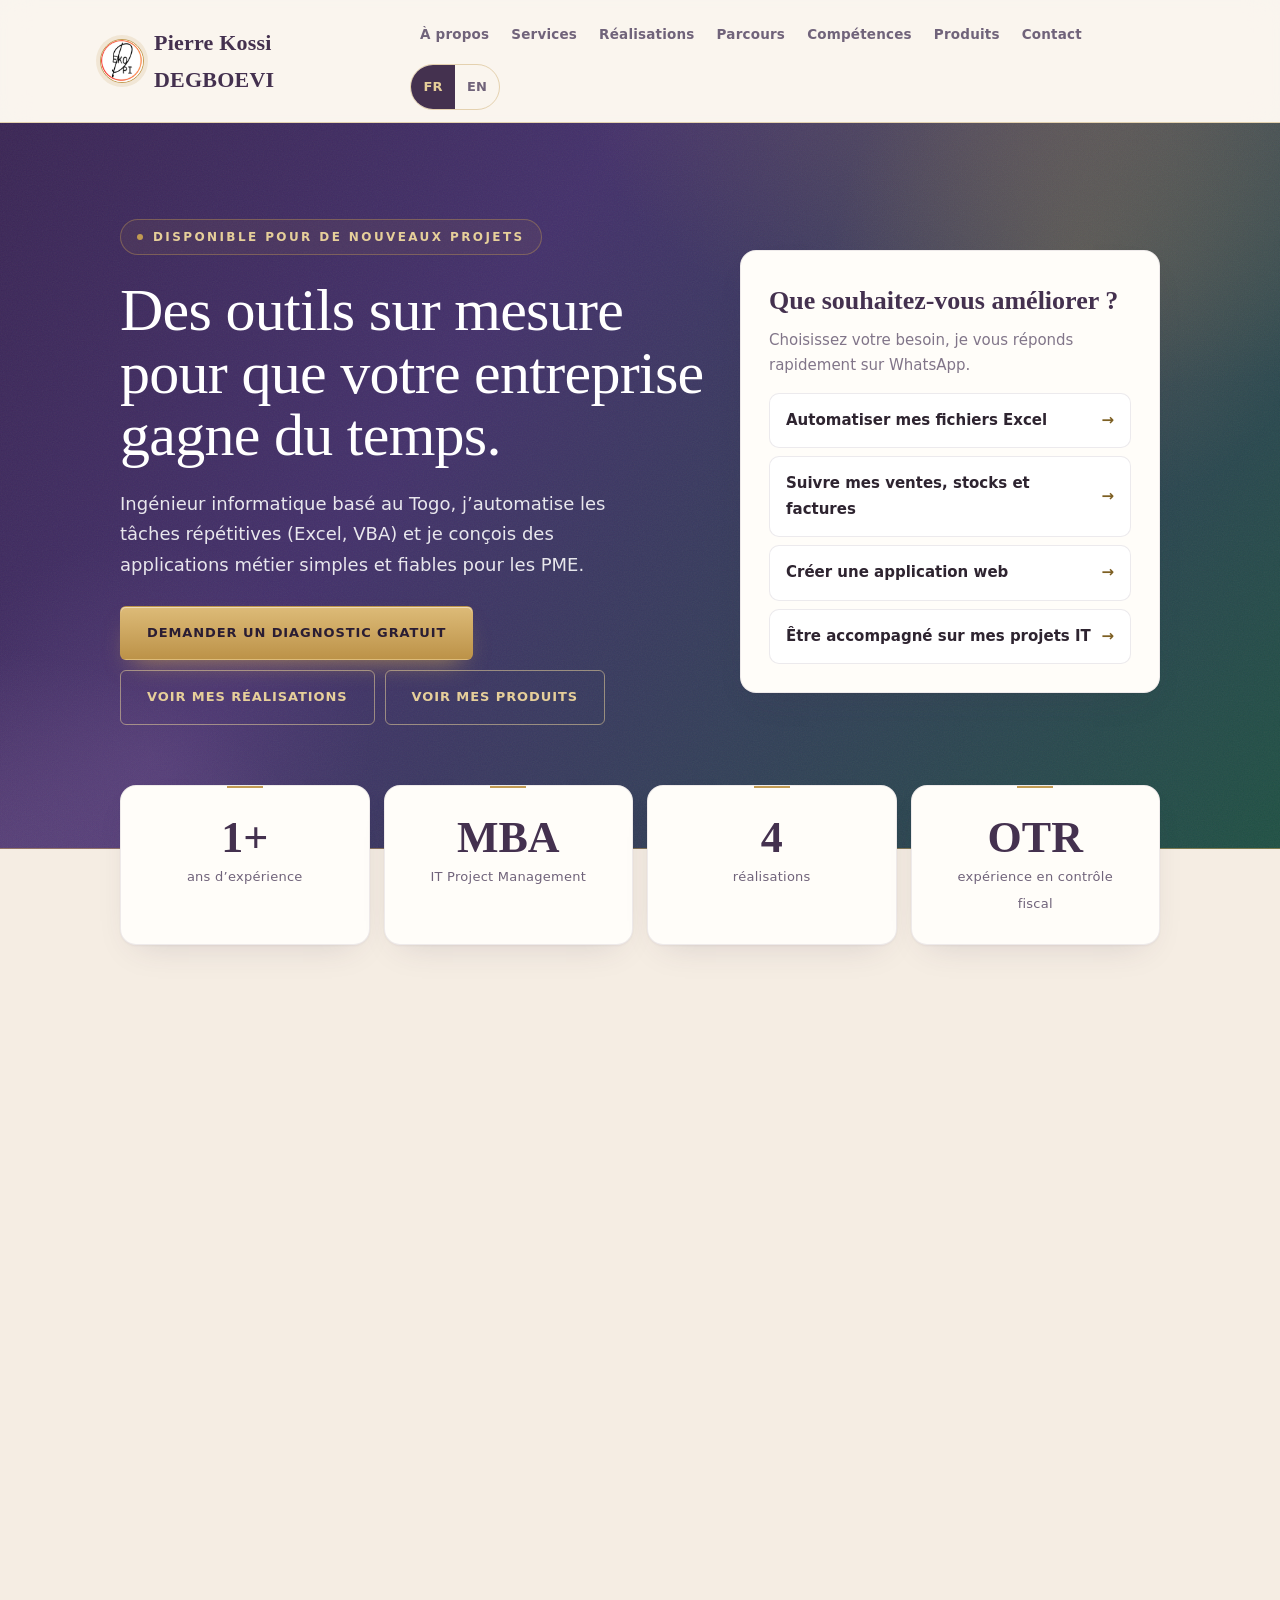
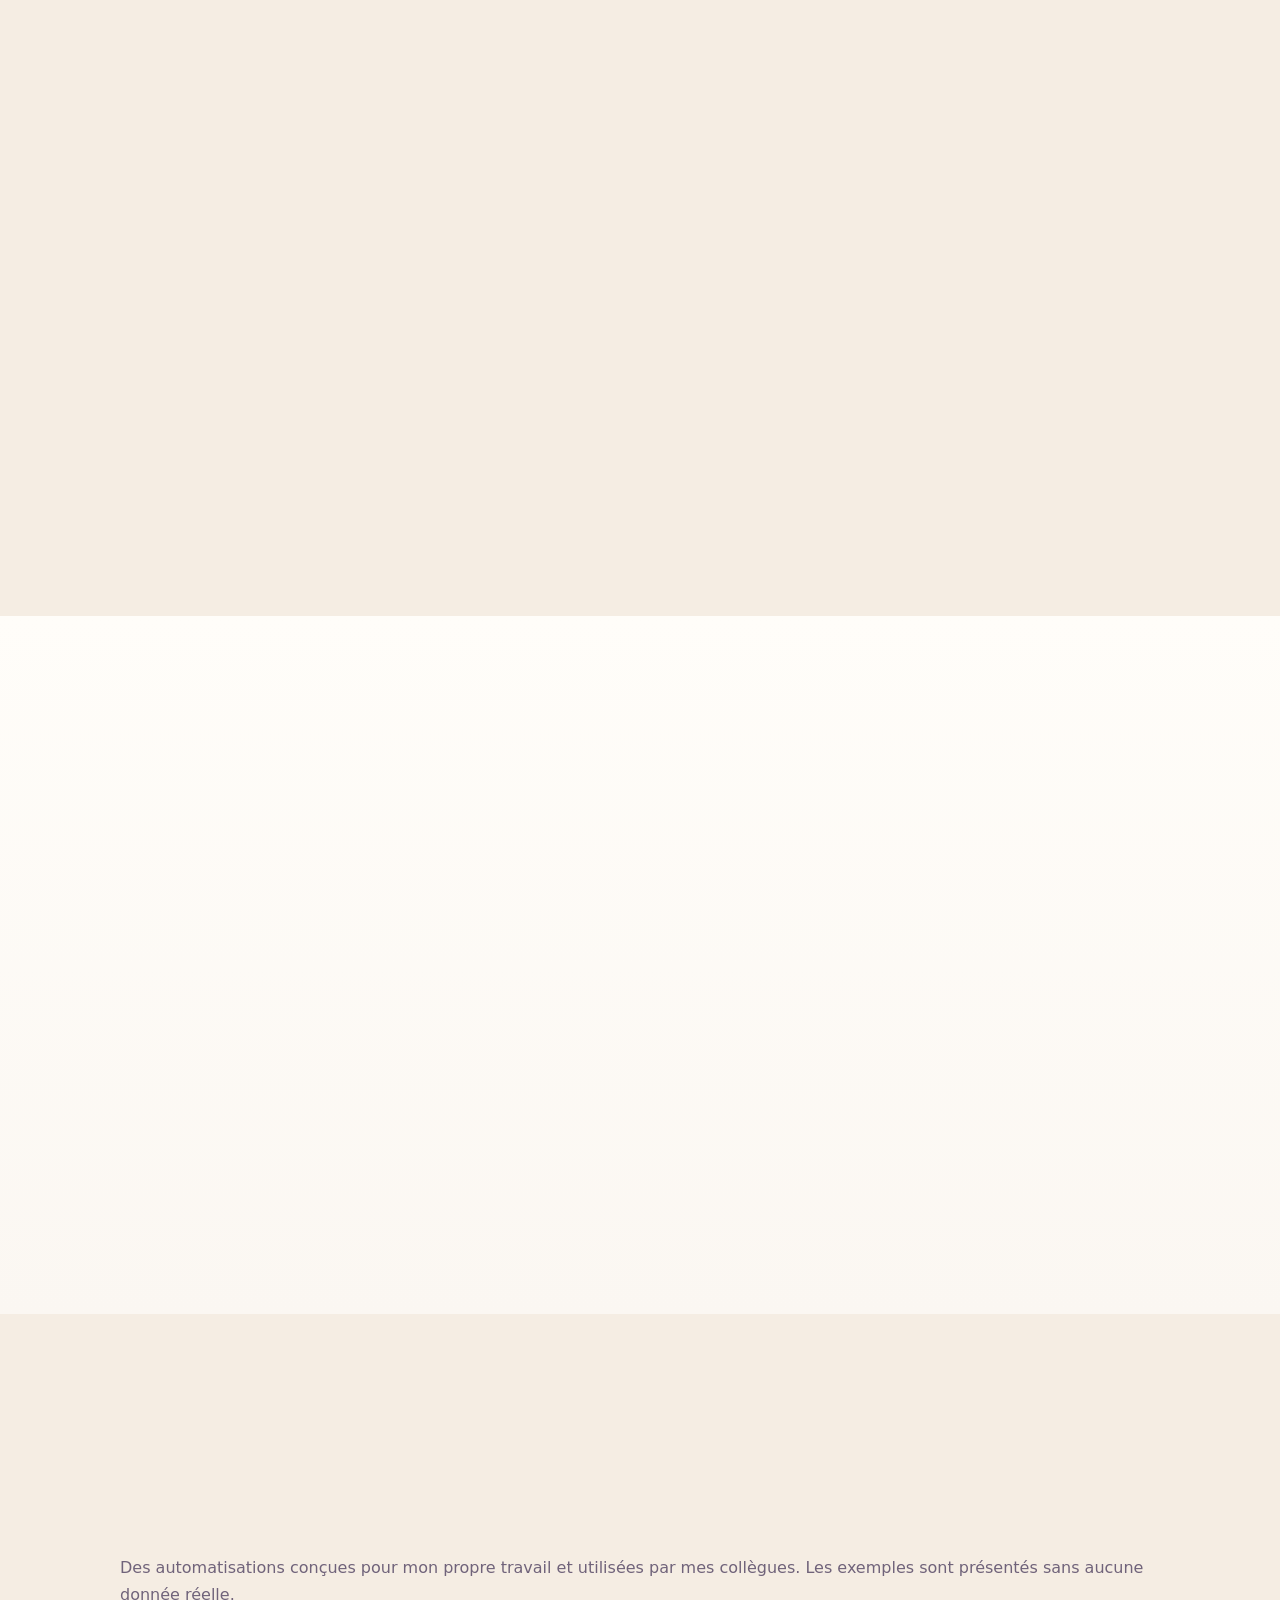
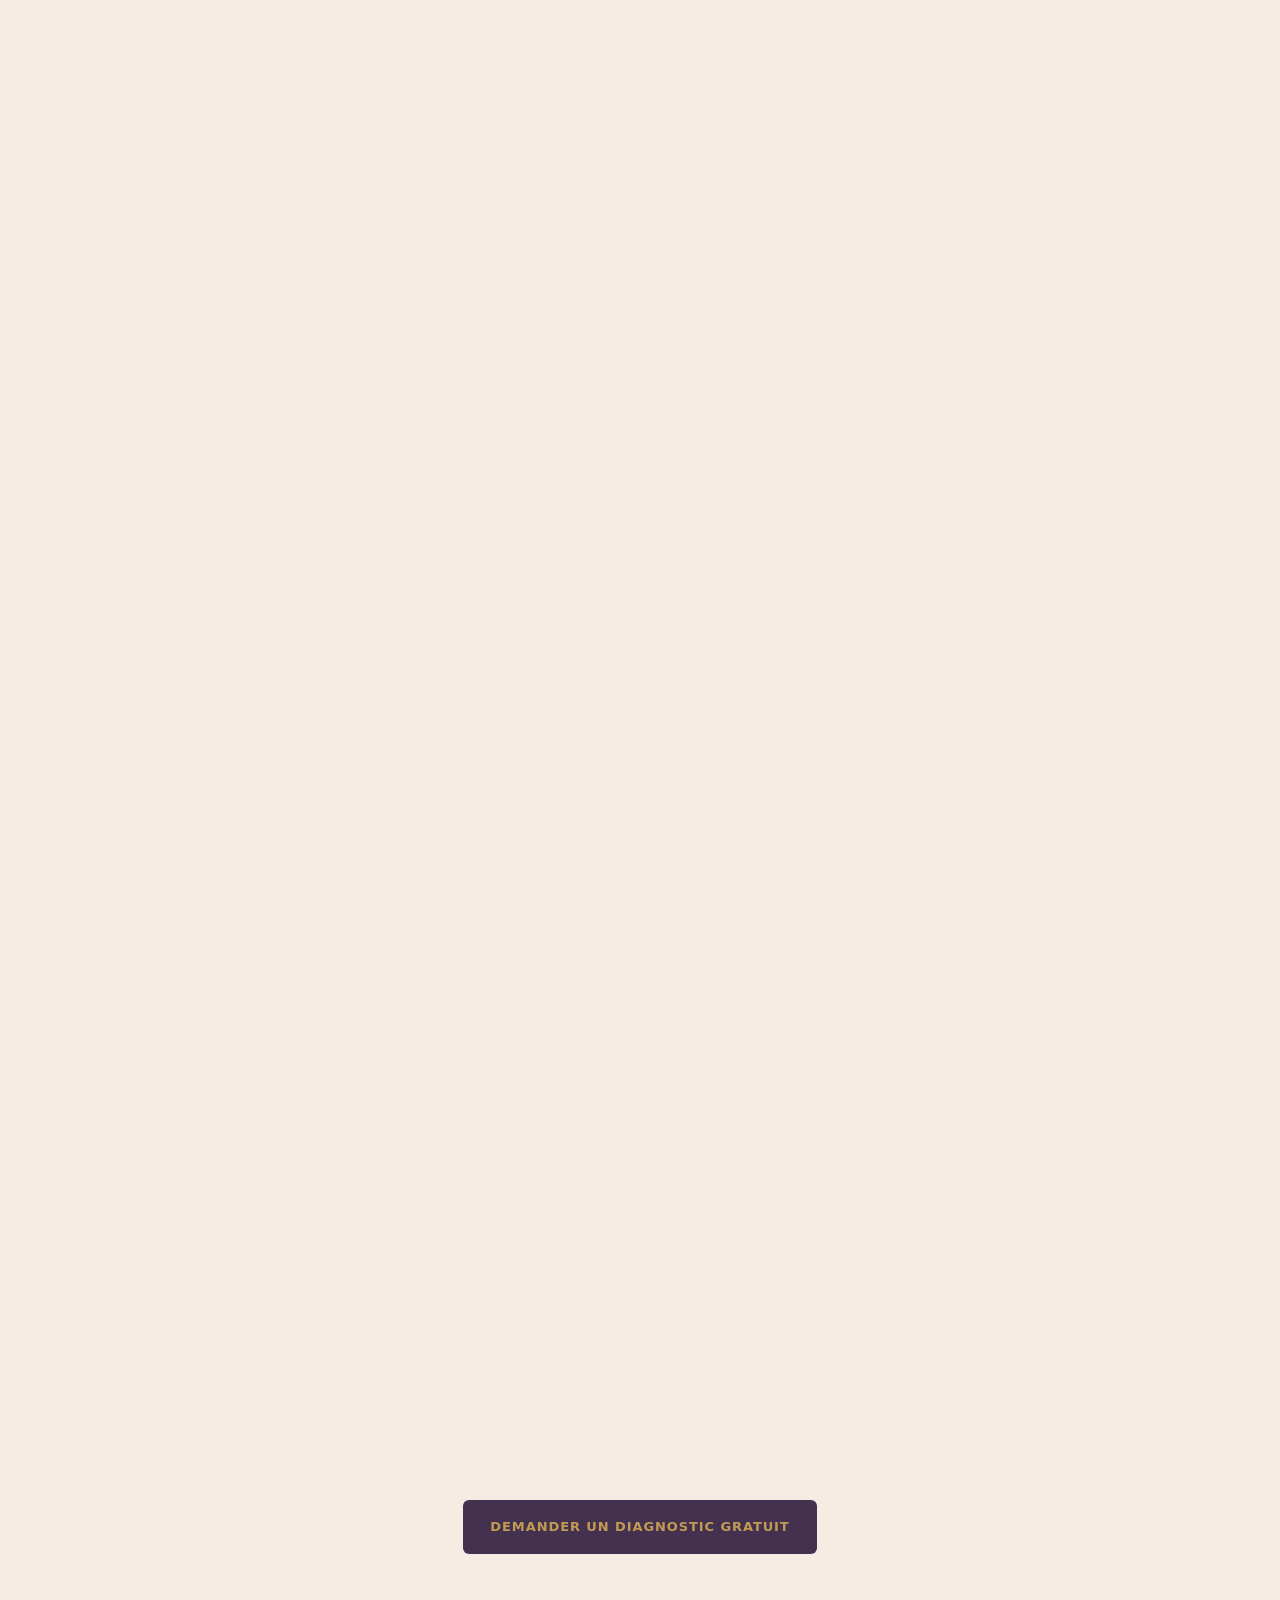
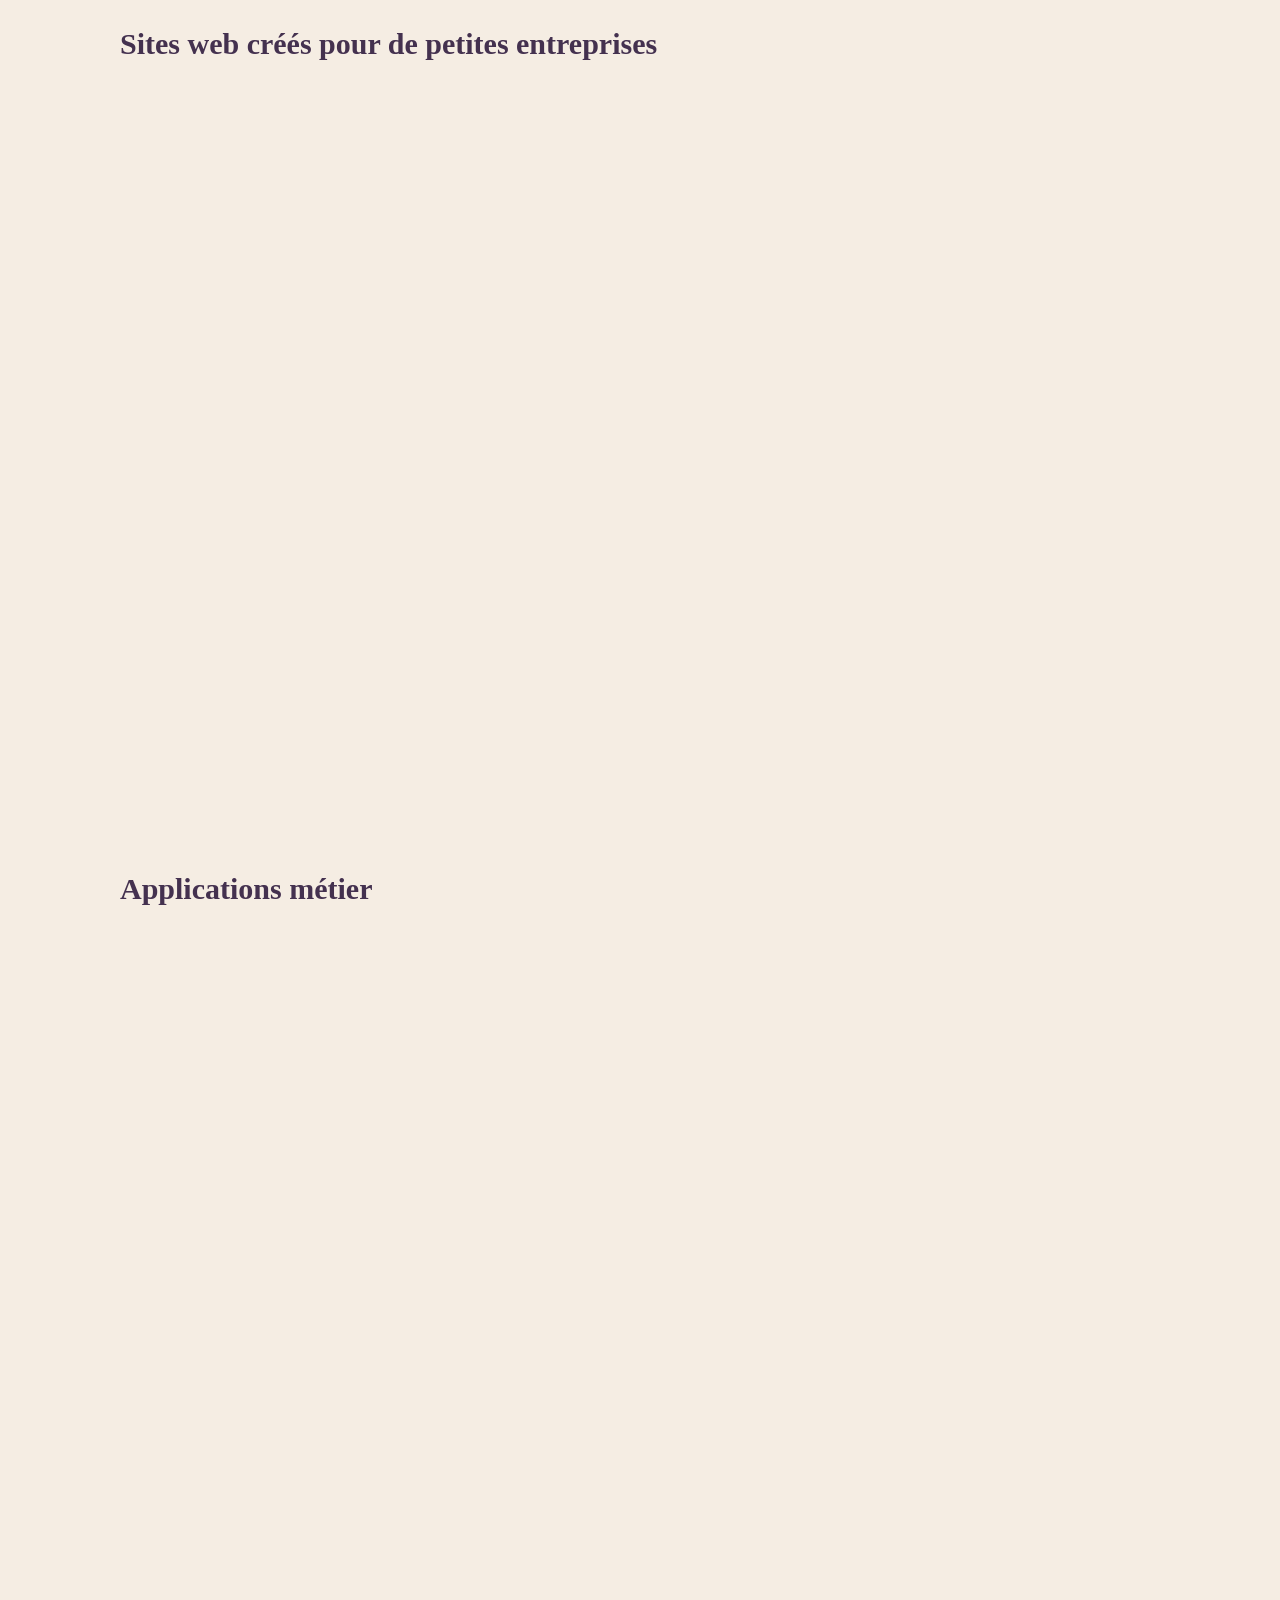
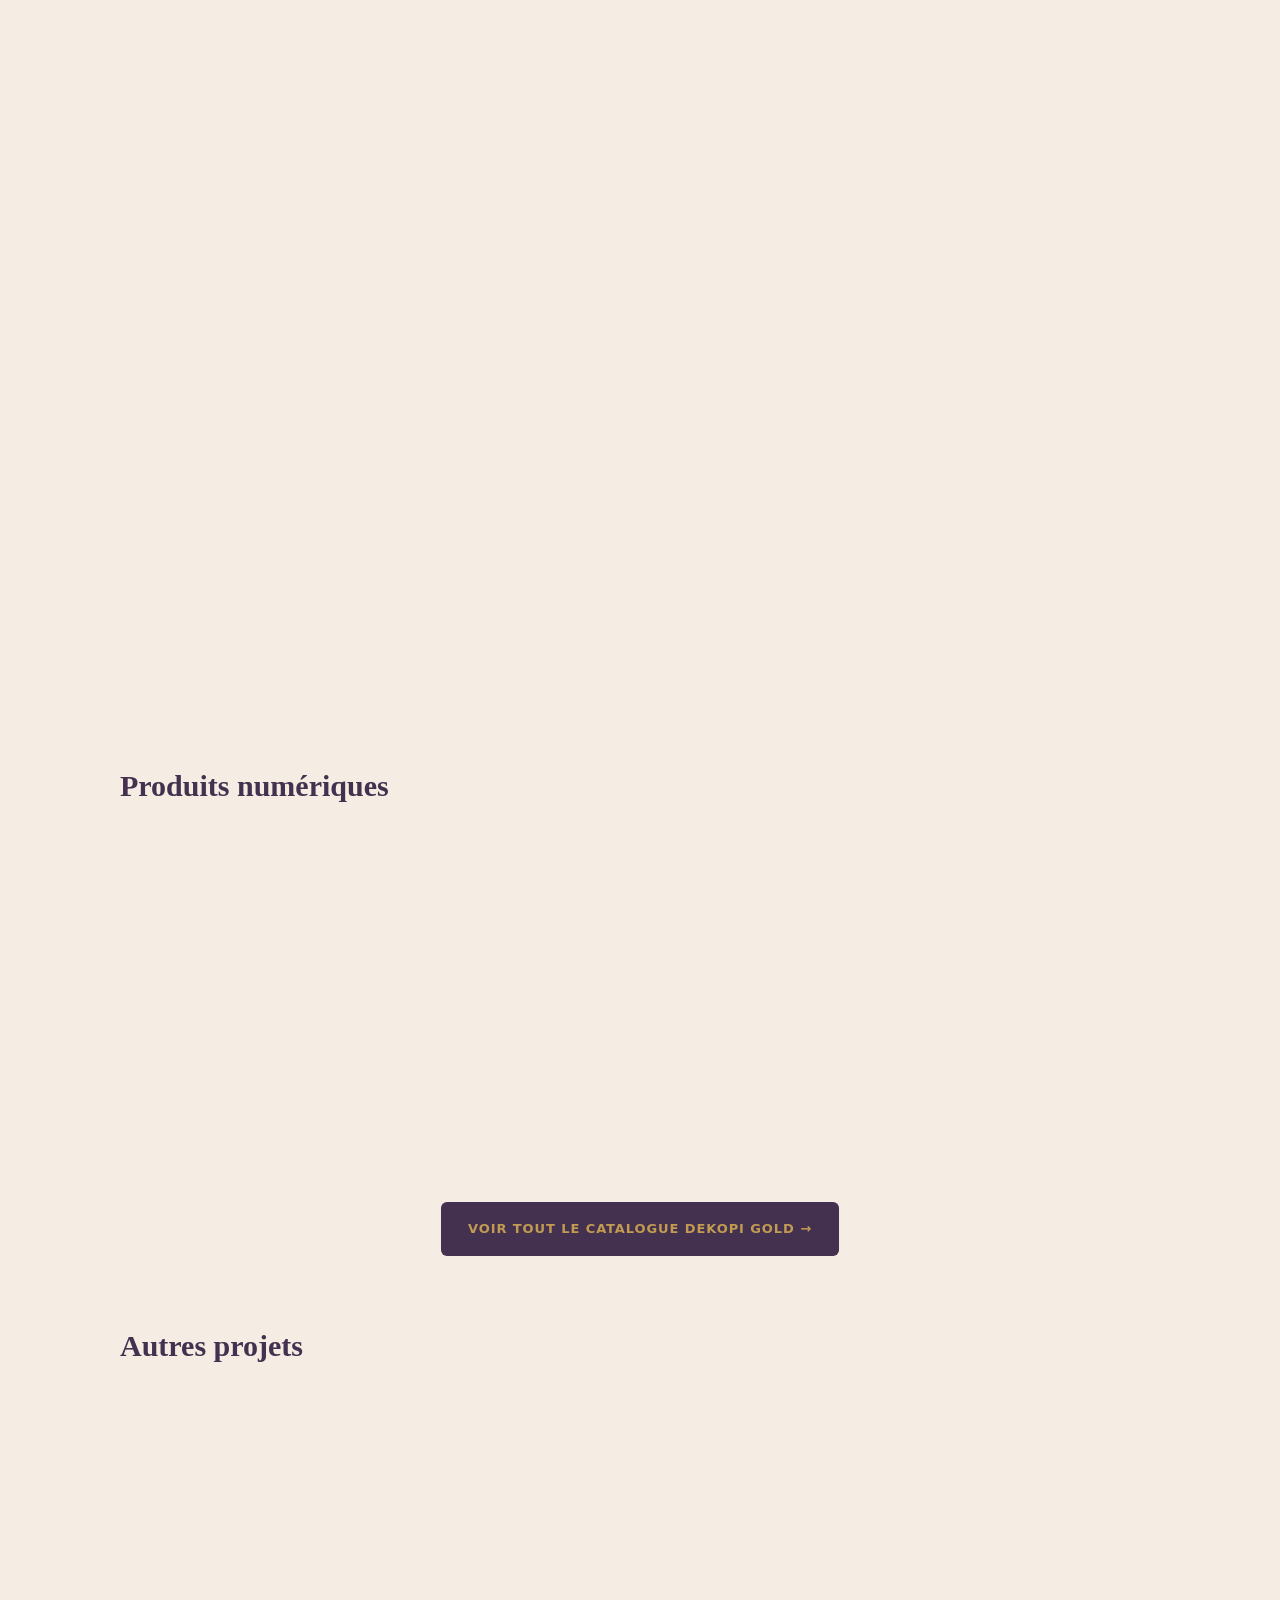
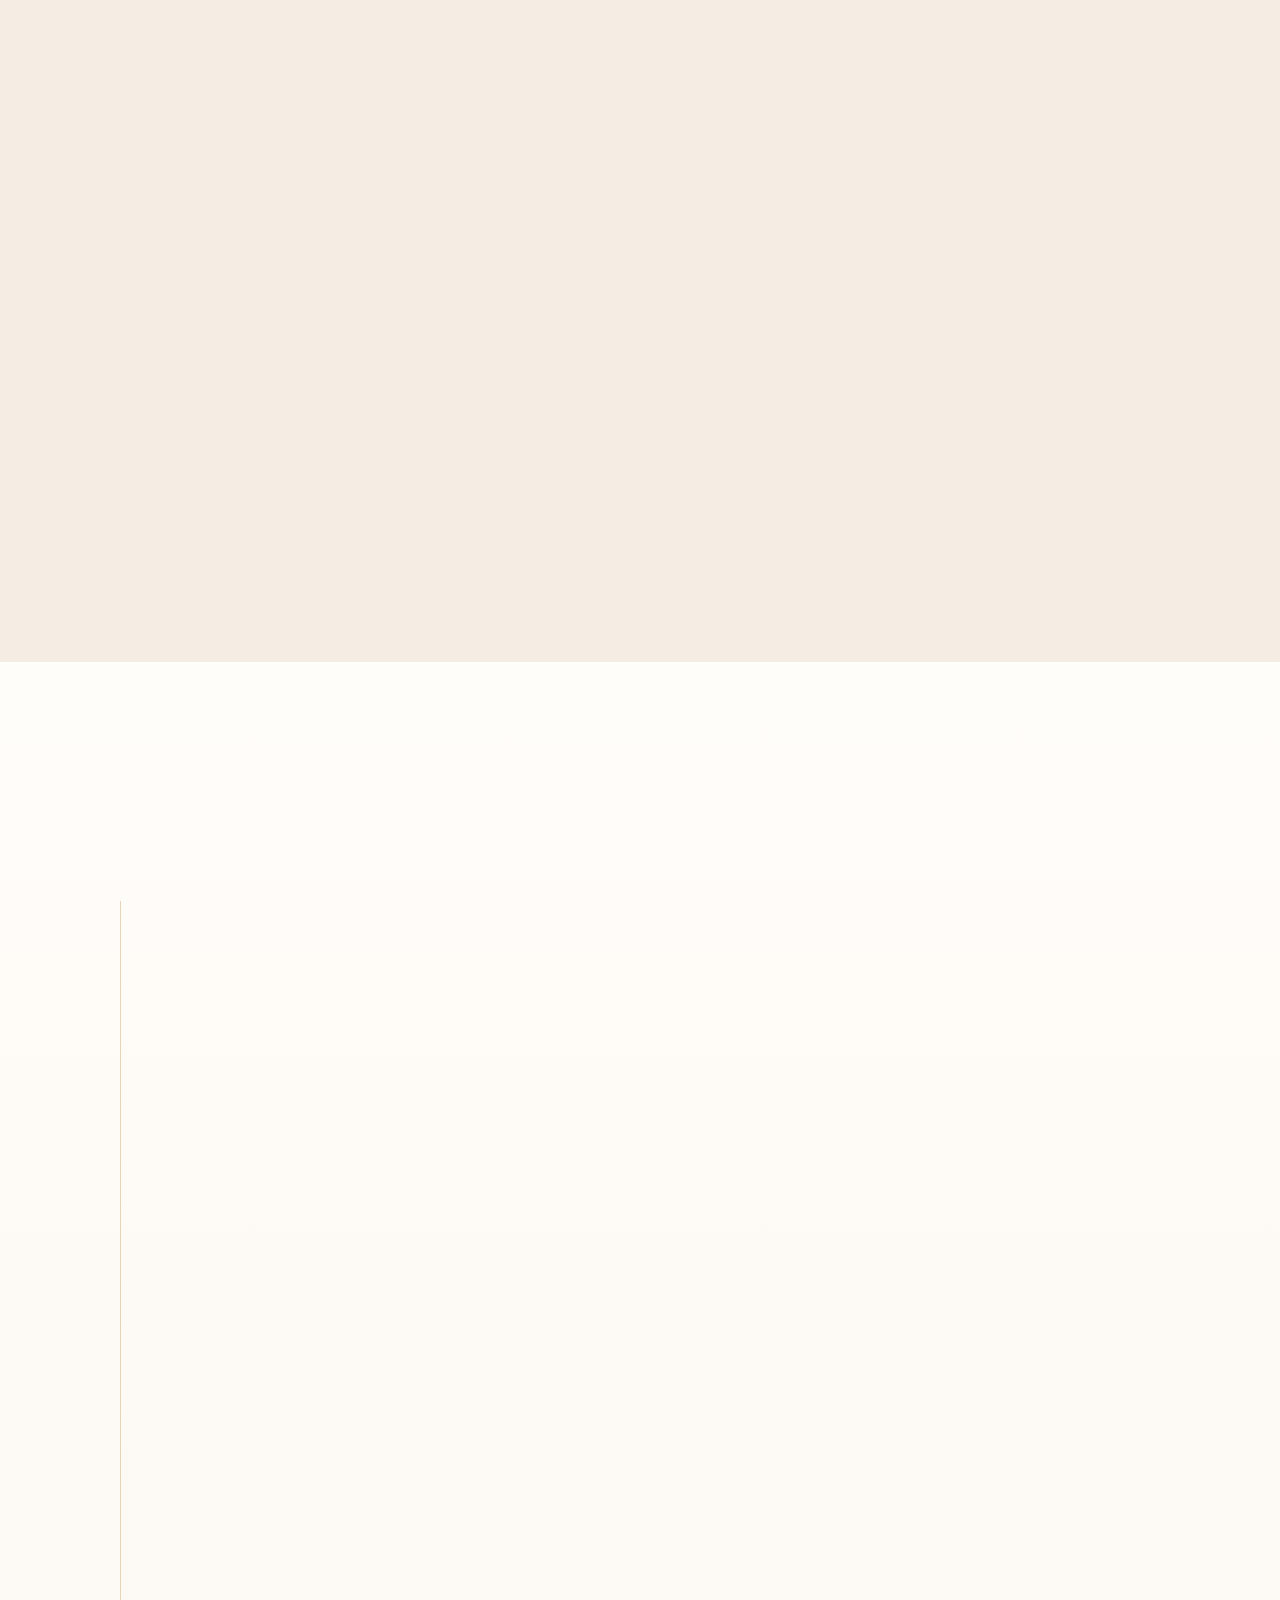
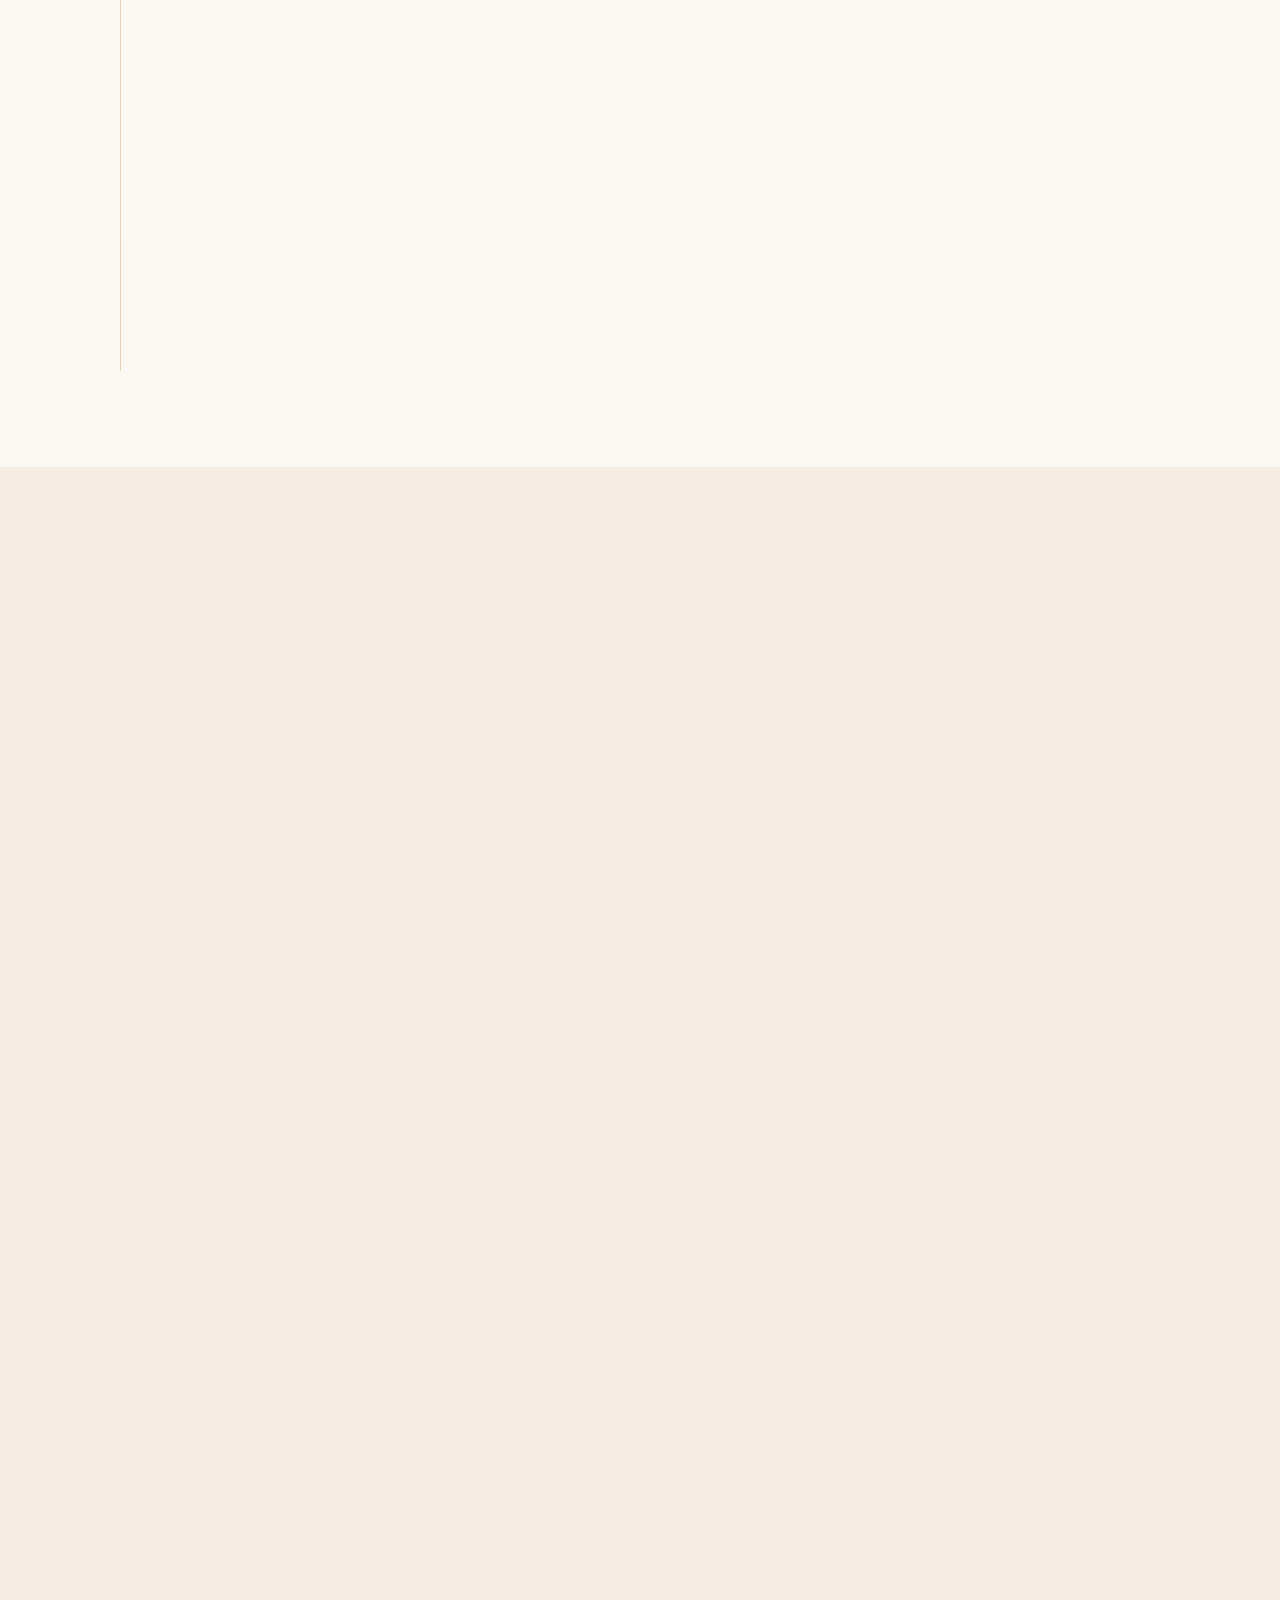
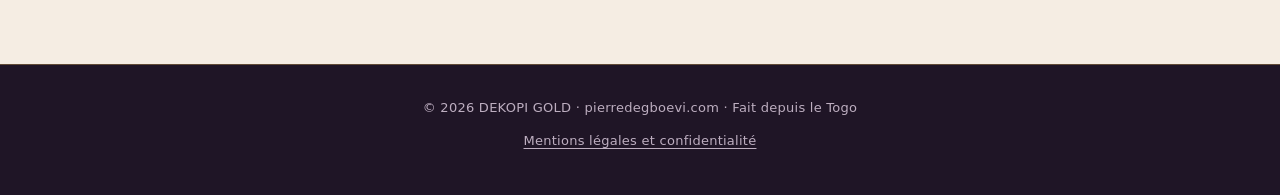
<file: index.html>
<!DOCTYPE html>
<html lang="fr">
<head>
<meta charset="UTF-8">
<meta http-equiv="Content-Security-Policy" content="default-src 'none'; script-src 'sha256-2blD+4IluhRPBYkjpEugecj+5cSB2pGddKlIG0yitAg=' 'unsafe-hashes' 'sha256-MhtPZXr7+LpJUY5qtMutB+qWfQtMaPccfe7QXtCcEYc='; style-src 'unsafe-inline' https://fonts.googleapis.com; font-src https://fonts.gstatic.com; img-src 'self' data: https://bot.pierredegboevi.com; connect-src https://bot.pierredegboevi.com; base-uri 'none'; form-action 'none'; object-src 'none'">
<meta name="referrer" content="strict-origin-when-cross-origin">
<meta name="viewport" content="width=device-width, initial-scale=1">
<title>Pierre Kossi DEGBOEVI — Automatisation & applications métier | Togo</title>
<meta name="description" content="Pierre Kossi DEGBOEVI (pierredegboevi.com), ingénieur informatique au Togo : automatisation Excel/VBA, applications .NET/Blazor, accompagnement IT pour PME.">
<link rel="icon" type="image/png" href="logo.png">
<meta name="theme-color" content="#F5EDE3">
<link rel="preconnect" href="https://fonts.googleapis.com">
<link rel="preconnect" href="https://fonts.gstatic.com" crossorigin>
<link rel="preload" as="style" href="https://fonts.googleapis.com/css2?family=Cormorant+Garamond:wght@500;600;700&family=Manrope:wght@400;500;600;700&display=swap">
<link href="https://fonts.googleapis.com/css2?family=Cormorant+Garamond:wght@500;600;700&family=Manrope:wght@400;500;600;700&display=swap" rel="stylesheet" media="print" onload="this.media='all'">
<noscript><link href="https://fonts.googleapis.com/css2?family=Cormorant+Garamond:wght@500;600;700&family=Manrope:wght@400;500;600;700&display=swap" rel="stylesheet"></noscript>
<link rel="canonical" href="https://pierredegboevi.com/">
<meta property="og:type" content="website">
<meta property="og:url" content="https://pierredegboevi.com/">
<meta property="og:site_name" content="Pierre Kossi DEGBOEVI">
<meta property="og:title" content="Pierre Kossi DEGBOEVI — Automatisation &amp; applications métier">
<meta property="og:description" content="Pierre Kossi DEGBOEVI (pierredegboevi.com), ingénieur informatique au Togo : automatisation Excel/VBA, applications .NET/Blazor, accompagnement IT pour PME.">
<meta property="og:image" content="https://pierredegboevi.com/og-image.jpg">
<meta property="og:image:width" content="1200">
<meta property="og:image:height" content="630">
<meta property="og:image:alt" content="Pierre Kossi DEGBOEVI, ingénieur informatique à Lomé : automatisation et applications métier">
<meta property="og:locale:alternate" content="en_US">
<meta property="og:locale" content="fr_FR">
<link rel="alternate" hreflang="fr" href="https://pierredegboevi.com/">
<link rel="alternate" hreflang="en" href="https://pierredegboevi.com/en/">
<link rel="alternate" hreflang="x-default" href="https://pierredegboevi.com/">
<meta name="twitter:card" content="summary_large_image">
<meta name="twitter:title" content="Pierre Kossi DEGBOEVI — Automatisation &amp; applications métier">
<meta name="twitter:description" content="Pierre Kossi DEGBOEVI (pierredegboevi.com), ingénieur informatique au Togo : automatisation Excel/VBA, applications .NET/Blazor, accompagnement IT pour PME.">
<meta name="twitter:image" content="https://pierredegboevi.com/og-image.jpg">
<meta name="twitter:image:alt" content="Pierre Kossi DEGBOEVI, ingénieur informatique à Lomé : automatisation et applications métier">
<script type="application/ld+json">{"@context":"https://schema.org","@type":"Person","@id":"https://pierredegboevi.com/#pierre","name":"Pierre Kossi DEGBOEVI","url":"https://pierredegboevi.com/","image":"https://pierredegboevi.com/photo.jpg","jobTitle":"Ingénieur informatique","description":"Ingénieur informatique au Togo : automatisation Excel/VBA, applications métier .NET/Blazor et accompagnement IT pour les PME.","address":{"@type":"PostalAddress","addressLocality":"Lomé","addressCountry":"TG"},"worksFor":{"@type":"Organization","name":"DEKOPI GOLD","url":"https://produits.pierredegboevi.com/"},"knowsAbout":["Excel","VBA","Automatisation","Applications métier",".NET","Blazor"],"sameAs":["https://www.linkedin.com/in/pierre-kossi-degboevi"]}</script>
<script type="application/ld+json">{"@context":"https://schema.org","@type":"WebSite","name":"Pierre Kossi DEGBOEVI","alternateName":["pierredegboevi","Pierre Degboevi","pierredegboevi.com"],"url":"https://pierredegboevi.com/","inLanguage":["fr","en"]}</script>
<style>
:root{--bg:#F5EDE3;--w:#FBF7F2;--bd:#E3D5C4;--tx:#2E2430;--mu:#70637A;--p:#6B4E7C;--pd:#44314F;--gold:#C29B52;--gt:#7D5F22;--ser:"Cormorant Garamond",Georgia,"Times New Roman",serif}
*{box-sizing:border-box;margin:0;padding:0}
html{scroll-behavior:smooth}
:focus-visible{outline:3px solid var(--p);outline-offset:3px;border-radius:4px}
.hero :focus-visible,.contact :focus-visible{outline-color:#F3E6C8}
.skip{position:absolute;left:12px;top:-60px;z-index:70;background:var(--pd);color:var(--gold);padding:12px 18px;border-radius:8px;font-weight:700;transition:top .2s}
.skip:focus{top:12px}
body{font-family:system-ui,-apple-system,"Segoe UI",Roboto,Arial,sans-serif;background:var(--bg);color:var(--tx);line-height:1.6}
a{color:inherit;text-decoration:none}
.wrap{max-width:1080px;margin:0 auto;padding:0 20px}
header{background:var(--w);border-bottom:1px solid var(--gold);position:sticky;top:0;z-index:10}
.bar{display:flex;align-items:center;justify-content:space-between;gap:16px;padding:12px 0}
.brand{display:flex;align-items:center;gap:10px;font-family:var(--ser);font-size:1.25rem;font-weight:700;color:var(--pd)}
.logo{width:44px;height:44px;border-radius:50%;background:#fff;border:1.5px solid var(--gold);display:block;object-fit:cover}
.right{display:flex;align-items:center;gap:8px;flex-wrap:wrap}
nav{display:flex;gap:2px;flex-wrap:wrap}
nav a{display:inline-flex;align-items:center;min-height:44px;padding:0 10px;border-radius:6px;font-size:0.875rem;font-weight:600;color:var(--mu)}
nav a:hover{color:var(--gt)}
.lang{display:flex;border:1px solid var(--bd);border-radius:6px;overflow:hidden}
.lang a{display:inline-flex;align-items:center;justify-content:center;background:var(--w);min-width:44px;min-height:44px;padding:6px 10px;font-size:0.8125rem;font-weight:700;color:var(--mu)}
.lang a.on{background:var(--pd);color:var(--gold)}
.hero{background:linear-gradient(125deg,#3A2554 0%,#5A3470 45%,#8A3F63 100%);color:#fff;padding:64px 0 84px}
.hero .wrap{display:grid;grid-template-columns:1.3fr 1fr;gap:32px;align-items:center}
.tag{display:inline-block;border:1px solid var(--gold);color:#E8D2A0;padding:4px 14px;border-radius:99px;font-size:0.8125rem;margin-bottom:18px;letter-spacing:.03em}
h1{font-family:var(--ser);font-size:clamp(2.125rem,5vw,3.375rem);line-height:1.08;margin-bottom:16px;font-weight:600}
.hero p{font-size:1.0625rem;opacity:.9;margin-bottom:26px;max-width:540px}
.btn{display:inline-block;padding:12px 24px;border-radius:8px;font-weight:700;font-size:0.9375rem;border:1.5px solid transparent}
.b1{background:var(--gold);color:#2A1D33}.b1:hover{background:#D3AE66}
.b2{border-color:rgba(232,210,160,.6);color:#F3E6C8}.b2:hover{background:rgba(255,255,255,.08)}
.acts{display:flex;flex-wrap:wrap;gap:10px}
.card{background:var(--w);border:1px solid var(--bd);border-radius:12px;padding:22px}
.search{color:var(--tx);border-color:var(--gold)}
.search h2{font-family:var(--ser);font-size:1.375rem;color:var(--pd);margin-bottom:4px}
.search p{color:var(--mu);font-size:0.875rem;margin-bottom:14px;opacity:1}
.search a{display:flex;justify-content:space-between;align-items:center;gap:10px;padding:12px 14px;margin-top:8px;border:1px solid var(--bd);border-radius:8px;font-weight:600;font-size:0.9375rem}
.search a:hover{border-color:var(--gold);background:var(--bg)}
.search a b{color:var(--gt)}
section{padding:64px 0}
.alt{background:var(--w)}
.head{margin-bottom:30px}
.head small{color:var(--gt);font-weight:700;text-transform:uppercase;letter-spacing:.14em;font-size:0.75rem}
.head h2{font-family:var(--ser);font-size:2.125rem;line-height:1.15;margin-top:4px;color:var(--pd);font-weight:600}
.head h2:after{content:"";display:block;width:48px;height:2px;background:var(--gold);margin-top:12px}
.stats{display:grid;grid-template-columns:repeat(4,1fr);gap:14px;margin-top:-44px;position:relative}
.stat{text-align:center;padding:18px 10px}
.stat b{display:block;font-family:var(--ser);font-size:2rem;color:var(--p)}
.stat span{font-size:0.8125rem;color:var(--mu)}
.grid{display:grid;grid-template-columns:repeat(auto-fit,minmax(230px,1fr));gap:16px}
.card h3{font-family:var(--ser);font-size:1.25rem;color:var(--pd);margin-bottom:6px;line-height:1.2}
.card p{color:var(--mu);font-size:0.9062rem}
.svc em{display:inline-block;margin-top:12px;font-style:normal;font-size:0.8125rem;font-weight:700;color:var(--gt)}
.st{float:right;font-size:0.75rem;font-weight:700;color:var(--gt)}
.chip{display:inline-block;background:var(--bg);color:var(--pd);border:1px solid var(--bd);font-size:0.75rem;font-weight:600;padding:3px 10px;border-radius:99px;margin:10px 6px 0 0}
.tl{border-left:1px solid var(--gold);padding-left:22px;display:grid;gap:20px}
.tl div{position:relative}
.tl div:before{content:"";position:absolute;left:-28px;top:7px;width:11px;height:11px;border-radius:50%;background:var(--gold);box-shadow:0 0 0 3px var(--w)}
.tl h3{font-family:var(--ser);font-size:1.1875rem;color:var(--pd)}.tl small{color:var(--gt);font-size:0.8125rem;font-weight:600}.tl p{font-size:0.9062rem;color:var(--mu);margin-top:2px}
.sk h3{color:var(--p)}
.contact{background:linear-gradient(135deg,#4F3A5C,#3B2A47);color:#fff;border-radius:14px;padding:40px;display:grid;grid-template-columns:1.2fr 1fr;gap:24px;align-items:center;border:1px solid var(--gold)}
.contact h2{font-family:var(--ser);font-size:2rem;margin-bottom:8px;font-weight:600}
.contact p{opacity:.9}
.contact .l{display:grid;gap:10px}
.contact .l a{border:1px solid rgba(232,210,160,.45);padding:12px 16px;border-radius:8px;font-weight:600;font-size:0.9375rem;word-break:break-all}
.contact .l a:hover{background:rgba(255,255,255,.08)}
.contact .l a.w{background:var(--gold);color:#2A1D33;border-color:var(--gold)}
.contact .l a.w:hover{background:#D3AE66}
.contact .l .loc{padding:4px 2px 0;font-size:0.875rem;color:#E8D2A0}
footer{background:#2A1F30;color:#C9BBCB;font-size:0.8125rem;padding:24px 0;text-align:center}
.about{display:grid;grid-template-columns:320px 1fr;gap:40px;align-items:center}
.about img{width:100%;aspect-ratio:4/5;object-fit:cover;border-radius:14px;border:1px solid var(--gold);background:var(--bd);display:block;box-shadow:12px 12px 0 var(--bd)}
.about p{color:var(--mu);font-size:1rem;margin-top:14px}
.about .lead{color:var(--tx);font-size:1.125rem;font-weight:600}
.about .btn{margin-top:20px}
.about .btn,.cta .btn{background:var(--pd);color:var(--gold)}
.about .btn:hover,.cta .btn:hover{background:var(--p)}
.aih{margin-top:60px}
.num{display:block;color:var(--gt);font-family:var(--ser);font-weight:700;font-size:1.25rem;letter-spacing:.06em;margin-bottom:4px}
.note{margin-top:22px;font-family:var(--ser);font-size:1.1875rem;font-style:italic;color:var(--p);text-align:center}
.cases{grid-template-columns:repeat(auto-fit,minmax(300px,1fr))}
.case .num{display:block;font-family:var(--ser);font-size:1.75rem;font-weight:700;color:var(--gold);line-height:1}
.case h3{margin:6px 0 10px}
.case p{margin-top:8px;font-size:0.9375rem}
.case p b{display:block;font-size:0.75rem;letter-spacing:.06em;text-transform:uppercase;color:var(--gt)}
.case .res{background:var(--bg);border-left:3px solid var(--gold);padding:8px 12px;border-radius:6px}
.case .gain{display:block;font-family:var(--ser);font-size:1.375rem;font-weight:700;color:var(--pd);line-height:1.2;margin:2px 0 4px}
.cta{text-align:center;margin-top:12px}
#projets>.wrap>.lead{margin-bottom:22px;color:var(--mu)}
.sub{font-family:var(--ser);font-size:1.625rem;color:var(--pd);margin:44px 0 16px}
@media(max-width:800px){.about{grid-template-columns:1fr}.about img{max-width:280px}.hero .wrap,.contact{grid-template-columns:1fr}.stats{grid-template-columns:repeat(2,1fr)}.bar{flex-direction:column;align-items:flex-start}}

/* ===== Animations ===== */
#sp{position:fixed;top:0;left:0;right:0;height:3px;background:var(--gold);transform:scaleX(0);transform-origin:0 0;z-index:60}
header{transition:box-shadow .3s}
header.sc{box-shadow:0 6px 20px rgba(68,49,79,.12)}
nav a{transition:color .2s}
nav a.act{color:var(--gt);box-shadow:inset 0 -2px 0 var(--gold);border-radius:0}
.hero{position:relative;overflow:hidden}
.hero .wrap{position:relative;z-index:1}
.hero:before,.hero:after{content:"";position:absolute;border-radius:50%;opacity:.45;pointer-events:none}
.hero:before{width:520px;height:520px;background:radial-gradient(circle,#C29B52 0,rgba(194,155,82,0) 68%);top:-120px;right:-60px}
.hero:after{width:460px;height:460px;background:radial-gradient(circle,#8E6BA3 0,rgba(142,107,163,0) 68%);bottom:-140px;left:-80px}
@keyframes up{from{transform:translateY(14px)}to{transform:none}}
@keyframes inr{from{transform:translateX(20px)}to{transform:none}}
.hero .tag,.hero h1,.hero p,.hero .btn{animation:up .6s cubic-bezier(.2,.7,.2,1) backwards}
.hero .tag{animation-delay:0s}.hero h1{animation-delay:.05s}.hero p{animation-delay:.1s}.hero .b1{animation-delay:.15s}.hero .b2{animation-delay:.2s}
.hero .search{animation:inr .6s cubic-bezier(.2,.7,.2,1) .1s backwards}
.btn{transition:transform .2s,box-shadow .2s,background .2s}
.btn:hover{transform:translateY(-2px);box-shadow:0 8px 18px rgba(0,0,0,.18)}
.card{transition:transform .3s,box-shadow .3s,border-color .3s}
a.card:hover{transform:translateY(-5px);box-shadow:0 14px 30px rgba(68,49,79,.14);border-color:var(--gold)}
.search a{transition:transform .2s,border-color .2s,background .2s}
.search a:hover{transform:translateX(5px)}
.search a b{transition:transform .2s}.search a:hover b{transform:translateX(4px)}
.chip{transition:background .2s,border-color .2s}
.chip:hover{background:#F0E3CC;border-color:var(--gold)}
.head h2:after{transition:width .8s .3s;width:0}
.head.in h2:after,html:not(.js) .head h2:after{width:56px}
.about img{transition:transform .5s,box-shadow .5s}
.about img:hover{transform:translate(-4px,-4px);box-shadow:16px 16px 0 var(--bd)}
.js .rv{transition:opacity .45s ease-out,transform .45s cubic-bezier(.2,.7,.2,1);transition-delay:var(--d,0s)}
.js .rv:not(.in){opacity:0;transform:translateY(16px)}
.js .tl>div.rv:not(.in){transform:translateX(-16px)}
.js .about img.rv:not(.in){transform:scale(.97) translateY(12px)}
.js .rv.in.done{transition:transform .3s,box-shadow .3s,border-color .3s,background .3s;transition-delay:0s}
@media(prefers-reduced-motion:reduce){*,*:before,*:after{animation:none!important;scroll-behavior:auto!important;transition-property:color,background-color,border-color,box-shadow,opacity!important;transition-duration:.2s!important;transition-delay:0s!important}.js .rv:not(.in),.js .tl>div.rv:not(.in),.js .about img.rv:not(.in){opacity:1;transform:none}.head h2:after{width:56px}}

/* ===== Finition premium ===== */
:root{--ink:#241A2B;--gold2:#E6CF9A;--hair:rgba(194,155,82,.4);--sh1:0 1px 2px rgba(68,49,79,.05),0 14px 34px -16px rgba(68,49,79,.18);--sh2:0 2px 4px rgba(68,49,79,.06),0 30px 60px -24px rgba(68,49,79,.34)}
body{font-family:"Manrope",system-ui,-apple-system,"Segoe UI",Roboto,Arial,sans-serif;color:var(--ink);line-height:1.7;-webkit-font-smoothing:antialiased;text-rendering:optimizeLegibility}
button{font-family:inherit}
::selection{background:var(--gold);color:#2A1D33}
#sp{background:linear-gradient(90deg,var(--gold),var(--gold2))}
header{background:rgba(251,247,242,.8);-webkit-backdrop-filter:saturate(1.4) blur(16px);backdrop-filter:saturate(1.4) blur(16px);border-bottom:1px solid var(--hair)}
.brand{font-size:1.375rem;letter-spacing:.01em}
.logo{box-shadow:0 0 0 4px rgba(194,155,82,.16)}
nav a{font-size:0.8438rem;letter-spacing:.015em}
.lang{border-radius:99px;border-color:var(--hair)}
.lang a{background:transparent}
.lang a.on{background:var(--pd);color:var(--gold2)}
.hero{background:url("data:image/svg+xml,%3Csvg xmlns='http://www.w3.org/2000/svg' width='160' height='160'%3E%3Cfilter id='n'%3E%3CfeTurbulence type='fractalNoise' baseFrequency='.8' numOctaves='3' stitchTiles='stitch'/%3E%3C/filter%3E%3Crect width='100%25' height='100%25' filter='url(%23n)' opacity='.07'/%3E%3C/svg%3E"),radial-gradient(900px 520px at 88% -8%,rgba(194,155,82,.26),transparent 62%),radial-gradient(760px 460px at -8% 108%,rgba(142,107,163,.38),transparent 58%),linear-gradient(125deg,#3A2554 0%,#43306A 35%,#1F5043 100%);padding:96px 0 124px;box-shadow:inset 0 -1px 0 rgba(194,155,82,.55)}
.hero:before,.hero:after{opacity:.2}
h1{font-size:clamp(2.125rem,5vw,3.75rem);line-height:1.04;font-weight:500;letter-spacing:-.012em;margin-bottom:22px}
.hero p{font-size:1.125rem;line-height:1.7;opacity:.88;max-width:520px}
.hero .tag{font-size:0.75rem;font-weight:600;letter-spacing:.2em;text-transform:uppercase;padding:7px 16px;background:rgba(194,155,82,.08);border-color:var(--hair);color:var(--gold2);margin-bottom:24px}
.hero .tag:before{content:"";display:inline-block;width:6px;height:6px;border-radius:50%;background:var(--gold);margin-right:10px;vertical-align:middle;transform:translateY(-1px)}
@media(min-width:801px){.hero .wrap{grid-template-columns:1.4fr 1fr}}
.btn{border-radius:6px;font-size:0.8125rem;font-weight:700;letter-spacing:.07em;text-transform:uppercase;padding:15px 26px}
.b1{background:linear-gradient(180deg,#DDBB78,#BC9248);color:#2A1D33;box-shadow:inset 0 1px 0 rgba(255,255,255,.45),0 12px 26px -12px rgba(194,155,82,.8)}
.b1:hover{background:linear-gradient(180deg,#E6C98C,#C79C52)}
.b2{border-color:rgba(230,207,154,.55);color:var(--gold2)}
.btn:hover{transform:translateY(-2px);box-shadow:0 16px 30px -12px rgba(0,0,0,.4)}
.search{border-radius:18px;border-color:var(--hair);background:linear-gradient(180deg,#FFFDF9,#FBF7F2);padding:28px;box-shadow:var(--sh2)}
.search h2{font-size:1.625rem}
.search a{border-radius:10px;border-color:rgba(68,49,79,.1);background:#fff;padding:14px 16px}
.stats{margin-top:-64px}
.stat{padding:26px 12px;position:relative}
.stat:before{content:"";position:absolute;left:50%;top:0;width:36px;height:2px;background:var(--gold);transform:translateX(-50%)}
.stat b{font-size:2.75rem;font-weight:600;line-height:1.1;color:var(--pd)}
.stat span{font-size:0.8125rem;letter-spacing:.02em}
section{padding:96px 0}
.alt{background:linear-gradient(180deg,#FFFDF9,#FBF7F2)}
.head{margin-bottom:44px}
.head small{display:flex;align-items:center;gap:12px;font-size:0.75rem;letter-spacing:.22em}
.head small:before{content:"";width:28px;height:1px;background:var(--gold)}
.head h2{font-size:clamp(2rem,4vw,3rem);font-weight:500;letter-spacing:-.01em;line-height:1.1;margin-top:12px}
.head h2:after{background:linear-gradient(90deg,var(--gold),rgba(194,155,82,.15))}
.card{background:#FFFDF9;border-color:rgba(68,49,79,.09);border-radius:16px;padding:28px;box-shadow:var(--sh1)}
a.card:hover{transform:translateY(-4px);box-shadow:var(--sh2);border-color:rgba(194,155,82,.75)}
.card h3{font-size:1.5rem;font-weight:600;margin-bottom:8px}
.card p{font-size:0.9375rem;line-height:1.7}
.st{font-size:0.75rem;letter-spacing:.14em;text-transform:uppercase;padding:3px 10px;border:1px solid var(--hair);border-radius:99px;background:rgba(194,155,82,.1)}
.sites .sb>.st{display:table;float:none;margin-bottom:10px}
.chip{font-size:0.75rem;letter-spacing:.05em;padding:4px 12px;border-color:rgba(68,49,79,.1);background:rgba(68,49,79,.04)}
.case .num{font-size:2.625rem;font-weight:500;opacity:.9}
.case .res{background:linear-gradient(90deg,rgba(194,155,82,.16),rgba(194,155,82,.03));border-left:2px solid var(--gold);border-radius:4px 10px 10px 4px;padding:12px 14px}
.case .gain{font-size:1.625rem}
.case p b{font-size:0.75rem;letter-spacing:.14em}
.tl{border-left-color:var(--hair);padding-left:28px;gap:28px}
.tl div:before{left:-34px;box-shadow:0 0 0 4px var(--w),0 0 0 5px var(--hair)}
.tl h3{font-size:1.375rem}
.about .lead{font-family:var(--ser);font-size:1.5rem;line-height:1.35;color:var(--pd)}
.about img{border:0;border-radius:18px;outline:1px solid rgba(194,155,82,.65);outline-offset:12px;box-shadow:0 30px 60px -28px rgba(36,24,48,.55)}
.about img:hover{transform:translateY(-4px);box-shadow:0 38px 70px -28px rgba(36,24,48,.6)}
.sub{font-size:1.875rem;font-weight:600;margin:64px 0 22px}
.contact{background:radial-gradient(640px 320px at 92% 0%,rgba(194,155,82,.24),transparent 65%),linear-gradient(150deg,#4A3558,#2A1B34);border-radius:22px;padding:56px;border-color:var(--hair);box-shadow:var(--sh2)}
.contact h2{font-size:clamp(1.875rem,3.6vw,2.625rem);font-weight:500;letter-spacing:-.01em}
.contact .l a{border-radius:10px;border-color:rgba(230,207,154,.4);padding:15px 18px;transition:background .2s,transform .2s,border-color .2s}
.contact .l a:hover{border-color:var(--gold2);transform:translateX(3px)}
.contact .l a.w{background:linear-gradient(180deg,#DDBB78,#BC9248)}
footer{background:#1F1526;color:#BDAEC0;border-top:1px solid var(--hair);padding:32px 0;letter-spacing:.02em}
footer a.legal{display:inline-flex;align-items:center;min-height:44px;color:inherit;text-decoration:underline;text-underline-offset:3px}
.site img{transition:transform .8s cubic-bezier(.2,.7,.2,1)}
.site:hover img{transform:scale(1.04)}

.sites{grid-template-columns:repeat(auto-fit,minmax(min(100%,300px),1fr))}
.sites.apps{grid-template-columns:1fr}
.apps .site{display:grid;grid-template-columns:1.2fr 1fr}
.apps .site img{height:100%;aspect-ratio:auto;min-height:260px;border-bottom:0;border-right:1px solid var(--bd)}
.apps .site .sb{align-self:center;padding:24px 28px}
.site{padding:0;overflow:hidden;display:block}
.site img{width:100%;aspect-ratio:8/5;object-fit:cover;display:block;border-bottom:1px solid var(--bd)}
.site .sb{padding:18px 20px 20px}
.site .vis{display:block;margin-top:14px;font-size:0.875rem;font-weight:700;color:var(--gt)}
.site:hover .vis{text-decoration:underline}
.live[hidden],.sub[hidden]{display:none}
.live .site .cv{width:100%;height:auto;aspect-ratio:8/5;object-fit:cover;display:block;border-bottom:1px solid var(--bd);background:var(--bg)}
.live .sb p{white-space:pre-line}
.live .th{display:flex;gap:6px;flex-wrap:wrap;margin-top:14px}
.live .th button{padding:0;width:52px;height:52px;border:2px solid var(--bd);border-radius:8px;overflow:hidden;background:var(--bg);cursor:pointer}
.live .th button[aria-pressed="true"]{border-color:var(--gold)}
.live .th img{width:100%;height:100%;aspect-ratio:auto;object-fit:cover;border:0;display:block;transform:none}
a.vis{padding:10px 0;margin-top:4px}
.brand{min-height:44px}
/* ===== Responsive ===== */
html{-webkit-text-size-adjust:100%;text-size-adjust:100%}
img{max-width:100%;height:auto}
h1,h2,h3,p,a,span{overflow-wrap:break-word}
.grid{grid-template-columns:repeat(auto-fit,minmax(min(100%,230px),1fr))}
.cases{grid-template-columns:repeat(auto-fit,minmax(min(100%,300px),1fr))}
@media(max-width:1000px){
  .wrap{padding:0 18px}
  .about{grid-template-columns:260px 1fr;gap:28px}
  .hero .wrap{gap:24px}
  nav a{padding:8px 8px;font-size:0.8438rem}
}
@media(max-width:940px){
  .bar{flex-direction:row;flex-wrap:wrap;align-items:center;gap:8px 12px;padding:10px 0}
  .right{display:contents}
  .brand{order:1;min-width:0;font-size:1.125rem}
  .lang{order:2;margin-left:auto}
  nav{order:3;width:100%;flex-wrap:nowrap;overflow-x:auto;gap:4px;padding-bottom:2px;-webkit-overflow-scrolling:touch;scrollbar-width:none;border-top:1px solid var(--bd);padding-top:6px}
  nav::-webkit-scrollbar{display:none}
  nav{-webkit-mask-image:linear-gradient(90deg,#000 82%,transparent);mask-image:linear-gradient(90deg,#000 82%,transparent)}
  nav.end{-webkit-mask-image:none;mask-image:none}
  nav a{white-space:nowrap;flex:0 0 auto;padding:0 12px}
  nav a.nc,nav a.nc.act{order:-1;background:var(--pd);color:var(--gold);border-radius:6px}
  html{scroll-padding-top:135px}
}
@media(max-width:800px){
  section{padding:48px 0}
  .hero{padding:44px 0 72px}
  .hero p{max-width:none}
  .apps .site{display:block}
  .apps .site img{height:auto;aspect-ratio:8/5;min-height:0;border-right:0;border-bottom:1px solid var(--bd)}
  .apps .site .sb{padding:18px 20px 20px}
  .about{grid-template-columns:1fr;gap:26px}
  .about img{max-width:280px;margin:0 auto;box-shadow:0 24px 48px -24px rgba(36,24,48,.5)}
  .about img:hover{box-shadow:0 24px 48px -24px rgba(36,24,48,.5)}
  .head h2{font-size:1.875rem}
  .contact{padding:30px 22px}
  .contact h2{font-size:1.75rem}
  .aih{margin-top:44px}
}
@media(max-width:560px){
  .wrap{padding:0 16px}
  section{padding:40px 0}
  .hero{padding:34px 0 64px}
  .hero .btn{width:100%;text-align:center}
  .stats{grid-template-columns:repeat(2,1fr);gap:10px;margin-top:-36px}
  .stat{padding:14px 8px}
  .stat b{font-size:1.625rem}
  .stat span{font-size:0.75rem}
  .card{padding:18px}
  .head{margin-bottom:22px}
  .head h2{font-size:1.6875rem}
  .search h2{font-size:1.25rem}
  .search a{padding:13px 12px;font-size:0.9062rem}
  .cases{gap:14px}
  .case .num{font-size:1.5rem}
  .sub{font-size:1.4375rem;margin:34px 0 14px}
  .note{font-size:1.0625rem}
  .tl{padding-left:18px}
  .tl div:before{left:-24px}
  .contact{padding:26px 18px;border-radius:12px}
  .contact h2{font-size:1.5625rem}
  .contact .l a{padding:13px 14px;font-size:0.9062rem}
  .btn{padding:13px 20px}
}
@media(max-width:380px){
  .brand span{font-size:1rem;line-height:1.15}
  .logo{width:38px;height:38px}
  h1{font-size:1.9375rem}
  .stats{grid-template-columns:1fr 1fr}
  .lang a{padding:6px 8px}
}
@media(hover:none){
  .btn:hover,.search a:hover,.search a:hover b,.about img:hover,.site:hover img,.contact .l a:hover{transform:none;box-shadow:none}
  a.card:hover{transform:none;box-shadow:var(--sh1)}
  .about img:hover{box-shadow:0 24px 48px -24px rgba(36,24,48,.5)}
}
@media(max-width:760px){header{-webkit-backdrop-filter:none;backdrop-filter:none;background:rgba(251,247,242,.98)}}
@media(prefers-reduced-motion:no-preference){.btn:active,.search a:active,a.card:active{transform:scale(.97);transition-duration:.1s!important}}
@media(prefers-reduced-transparency:reduce){header{background:var(--w);-webkit-backdrop-filter:none;backdrop-filter:none}}
@media(prefers-contrast:more){header{background:var(--w);-webkit-backdrop-filter:none;backdrop-filter:none;border-bottom-color:var(--gt)}}
@media(max-width:940px){header{top:-53px}html{scroll-padding-top:72px}}
</style>
</head>
<body id="top">
<a class="skip" href="#main" data-en="Skip to content">Aller au contenu</a>
<div id="sp"></div>

<header><div class="wrap bar">
<a class="brand" href="#top"><img class="logo" src="logo.png" alt="Logo Pierre Kossi DEGBOEVI" width="44" height="44"><span>Pierre Kossi DEGBOEVI</span></a>
<div class="right">
<nav aria-label="Navigation principale" data-en-label="Main navigation">
<a href="#apropos" data-en="About">À propos</a>
<a href="#services" data-en="Services">Services</a>
<a href="#projets" data-en="Projects">Réalisations</a>
<a href="#parcours" data-en="Experience">Parcours</a>
<a href="#competences" data-en="Skills">Compétences</a>
<a href="https://produits.pierredegboevi.com" target="_blank" rel="noopener" data-en="Products">Produits</a>
<a class="nc" href="#contact">Contact</a>
</nav>
<div class="lang" role="group" aria-label="Langue" data-en-label="Language"><a class="on" href="/" hreflang="fr" lang="fr" aria-label="Français" aria-current="true">FR</a><a href="/en/" hreflang="en" lang="en" aria-label="English">EN</a></div>
</div>
</div></header>

<main id="main" tabindex="-1">
<div class="hero"><div class="wrap">
<div>
<span class="tag" data-en="Available for new projects">Disponible pour de nouveaux projets</span>
<h1 data-en="Custom tools to help your business save time.">Des outils sur mesure pour que votre entreprise gagne du temps.</h1>
<p data-en="IT engineer based in Togo. I automate repetitive tasks (Excel, VBA) and build simple, reliable business applications for small and medium businesses.">Ingénieur informatique basé au Togo, j’automatise les tâches répétitives (Excel, VBA) et je conçois des applications métier simples et fiables pour les PME.</p>
<div class="acts"><a class="btn b1" href="#contact" data-en="Request a free diagnosis">Demander un diagnostic gratuit</a><a class="btn b2" href="#projets" data-en="See my work">Voir mes réalisations</a><a class="btn b2" href="https://produits.pierredegboevi.com" target="_blank" rel="noopener" data-en="See my products">Voir mes produits</a></div>
</div>
<div class="card search">
<h2 data-en="What would you like to improve?">Que souhaitez-vous améliorer ?</h2>
<p data-en="Pick your need and I will get back to you quickly on WhatsApp.">Choisissez votre besoin, je vous réponds rapidement sur WhatsApp.</p>
<a href="https://wa.me/22891512041?text=Bonjour%20Pierre%2C%20je%20souhaite%20automatiser%20mes%20fichiers%20Excel." data-href-en="https://wa.me/22891512041?text=Hello%20Pierre%2C%20I%20would%20like%20to%20automate%20my%20Excel%20files." target="_blank" rel="noopener"><span data-en="Automate my Excel files">Automatiser mes fichiers Excel</span><b>→</b></a>
<a href="https://wa.me/22891512041?text=Bonjour%20Pierre%2C%20je%20souhaite%20suivre%20mes%20ventes%2C%20stocks%20et%20factures." data-href-en="https://wa.me/22891512041?text=Hello%20Pierre%2C%20I%20would%20like%20to%20track%20my%20sales%2C%20stock%20and%20invoices." target="_blank" rel="noopener"><span data-en="Track sales, stock and invoices">Suivre mes ventes, stocks et factures</span><b>→</b></a>
<a href="https://wa.me/22891512041?text=Bonjour%20Pierre%2C%20je%20souhaite%20cr%C3%A9er%20une%20application%20web." data-href-en="https://wa.me/22891512041?text=Hello%20Pierre%2C%20I%20would%20like%20to%20build%20a%20web%20application." target="_blank" rel="noopener"><span data-en="Build a web application">Créer une application web</span><b>→</b></a>
<a href="https://wa.me/22891512041?text=Bonjour%20Pierre%2C%20je%20souhaite%20%C3%AAtre%20accompagn%C3%A9%20sur%20mes%20projets%20IT." data-href-en="https://wa.me/22891512041?text=Hello%20Pierre%2C%20I%20would%20like%20support%20on%20my%20IT%20projects." target="_blank" rel="noopener"><span data-en="Get support on my IT projects">Être accompagné sur mes projets IT</span><b>→</b></a>
</div>
</div></div>

<div class="wrap stats">
<div class="card stat"><b data-count="5" data-suf="+">5+</b><span data-en="years of experience">ans d’expérience</span></div>
<div class="card stat"><b>MBA</b><span>IT Project Management</span></div>
<div class="card stat"><b data-count="19" data-suf="">19</b><span data-en="projects">réalisations</span></div>
<div class="card stat"><b>OTR</b><span data-en="tax audit experience">expérience en contrôle fiscal</span></div>
</div>

<section id="apropos"><div class="wrap">
<div class="about">
<img src="photo.jpg" alt="Pierre Kossi DEGBOEVI" width="800" height="1000" loading="lazy">
<div>
<div class="head" style="margin-bottom:0"><small data-en="About">À propos</small><h2 data-en="I put AI to work for you.">Je fais travailler l’IA pour vous.</h2></div>
<p class="lead" data-en="Repetitive daily tasks eat your time. As an IT engineer, I turn them into automated workflows with artificial intelligence: less typing, fewer errors, more time for your actual business.">Les tâches répétitives mangent votre temps. Ingénieur informatique, je les transforme en processus automatisés grâce à l’intelligence artificielle : moins de saisie, moins d’erreurs, plus de temps pour votre vrai métier.</p>
<p data-en="Graduate of IAI Togo, MBA in IT Project Management, in post at the OTR and founder of DEKOPI GOLD, I know the real constraints of organizations: documents, figures, deadlines. I build AI assistants that fit them.">Diplômé de l’IAI Togo, MBA en IT Project Management, en poste à l’OTR et fondateur de DEKOPI GOLD, je connais les contraintes réelles des organisations : documents, chiffres, délais. Je construis des assistants IA qui s’y adaptent.</p>
<span class="chip">IA / Claude</span><span class="chip" data-en="Prompt engineering">Prompt engineering</span><span class="chip" data-en="Automation">Automatisation</span><span class="chip">Excel / VBA</span><span class="chip">.NET</span>
<div><a class="btn" href="#contact" data-en="Automate my tasks">Automatiser mes tâches</a></div>
</div>
</div>

<div class="aih"><div class="head"><small data-en="AI in action">L’IA en action</small><h2 data-en="AI at the service of your daily tasks">L’IA au service de vos tâches quotidiennes</h2></div>
<div class="grid">
<div class="card"><span class="num">01</span><h3 data-en="Professional document drafting">Rédaction de documents professionnels</h3><p data-en="Structured letters, reports and notices generated from raw data (Excel, PDF), with checked calculations and a consistent layout.">Lettres, rapports et notifications structurés, générés à partir de données brutes (Excel, PDF), avec calculs vérifiés et mise en page homogène.</p></div>
<div class="card"><span class="num">02</span><h3 data-en="Data review and control">Contrôle et analyse de données</h3><p data-en="Reconciliation of balances and declarations, detection of inconsistencies and leads for correction, in a fraction of the usual time.">Rapprochement de balances et de déclarations, détection d’incohérences et pistes de correction, en une fraction du temps habituel.</p></div>
<div class="card"><span class="num">03</span><h3 data-en="Budget tracking">Suivi budgétaire</h3><p data-en="From a photo of handwritten or phone notes to a dashboard in FCFA: categories, verified totals, actual vs target budget and savings ideas.">D’une photo de notes à un tableau de bord en FCFA : catégories, totaux vérifiés, réel vs budget cible et pistes d’économie.</p></div>
<div class="card"><span class="num">04</span><h3 data-en="Content, visuals and prospecting">Contenus, visuels et prospection</h3><p data-en="Offer positioning, bilingual copy, outreach messages, poster prompts and a communication style guide so the tone stays consistent everywhere.">Positionnement d’offre, textes bilingues, messages de prospection, prompts d’affiches et guide de style pour garder le même ton partout.</p></div>
</div>
<p class="note" data-en="This very page is the proof: offer, bilingual texts and design were built with AI in a few exchanges.">Cette page en est la preuve : offre, textes bilingues et design ont été conçus avec l’IA en quelques échanges.</p>
</div>
</div></section>

<section id="services" class="alt"><div class="wrap">
<div class="head"><small>Services</small><h2 data-en="What I can do for you">Ce que je peux faire pour vous</h2></div>
<div class="grid">
<div class="card svc"><h3 data-en="Automation diagnosis">Diagnostic d’automatisation</h3><p data-en="Thirty minutes to look at one of your tasks: I tell you whether it can be automated, with which tool and what it would take. No commitment.">Trente minutes pour regarder une de vos tâches : je vous dis si elle peut être automatisée, avec quel outil et ce que ça demanderait. Sans engagement.</p><em data-en="Free · 30 min">Gratuit · 30 min</em></div>
<div class="card svc"><h3 data-en="Custom automation">Automatisation sur mesure</h3><p data-en="VBA macros, dashboards, invoice and report templates. Less typing, fewer errors.">Macros VBA, tableaux de bord, modèles de factures et de rapports. Moins de saisie, moins d’erreurs.</p><em data-en="Fixed price, quoted upfront">Forfait annoncé à l’avance</em></div>
<div class="card svc"><h3 data-en="Business application">Application métier</h3><p data-en=".NET/Blazor web application when Excel is no longer enough: management, tracking, booking, dashboards.">Application web .NET/Blazor quand Excel ne suffit plus : gestion, suivi, réservation, tableaux de bord.</p><em data-en="On quote">Sur devis</em></div>
<div class="card svc"><h3 data-en="Maintenance and support">Maintenance et support</h3><p data-en="Fixes, updates and assistance so your tools stay reliable over time.">Corrections, évolutions et assistance pour que vos outils restent fiables dans la durée.</p><em data-en="Monthly subscription">Abonnement mensuel</em></div>
</div>
</div></section>

<section id="projets"><div class="wrap">
<div class="head"><small data-en="Projects">Réalisations</small><h2 data-en="Tools that save real time">Des outils qui font gagner du temps</h2></div>
<p class="lead" data-en="Automations designed for my own work and used by my colleagues. Examples are shown without any real data.">Des automatisations conçues pour mon propre travail et utilisées par mes collègues. Les exemples sont présentés sans aucune donnée réelle.</p>
<div class="grid cases">
<div class="card case"><span class="num">01</span>
<h3 data-en="Financial statements read in a few clicks, ready for risk analysis">Des états financiers lus en quelques clics, prêts pour l’analyse de risques</h3>
<p><b data-en="The problem">Le problème</b> <span data-en="Picking the useful figures by hand from financial statements in varied formats takes time and invites errors.">Relever à la main les chiffres utiles dans des états financiers de formats variés prend du temps et favorise les erreurs.</span></p>
<p><b data-en="What I built">Ce que j’ai créé</b> <span data-en="An Excel file with macros that automatically extracts the useful data and presents it in a ready-to-use format.">Un fichier Excel à macros qui extrait automatiquement les données utiles et les présente dans un format directement exploitable.</span></p>
<p class="res"><b data-en="The result">Le résultat</b> <span data-en="No re-typing: the analyst goes straight to the analysis, with more reliable data.">Plus de ressaisie : l’analyste commence directement par l’analyse, avec des données plus fiables.</span></p><span class="chip">VBA</span><span class="chip">Excel</span></div>
<div class="card case"><span class="num">02</span>
<h3 data-en="Tax PDFs regenerated in batch, no more one-by-one work">Des PDF d’imposition régénérés en lot, sans les refaire un par un</h3>
<p><b data-en="The problem">Le problème</b> <span data-en="Regenerating tax documents one by one from the issuance files is long and repetitive.">Régénérer les documents d’imposition un à un à partir des fichiers d’émission est long et répétitif.</span></p>
<p><b data-en="What I built">Ce que j’ai créé</b> <span data-en="An Excel file with macros that reads the issuance files and automatically produces the matching PDFs.">Un fichier Excel à macros qui lit les fichiers d’émission et produit automatiquement les PDF correspondants.</span></p>
<p class="res"><b data-en="The result">Le résultat</b> <strong class="gain" data-en="2 days → 1 hour">2 jours → 1 heure</strong> <span data-en="Consistent documents produced in series, with far fewer manual steps.">Des documents homogènes, produits en série, avec beaucoup moins de manipulations manuelles.</span></p><span class="chip">VBA</span><span class="chip">Excel</span><span class="chip">PDF</span></div>
<div class="card case"><span class="num">03</span>
<h3 data-en="Sydonia and customer/supplier data generated automatically">Des données Sydonia et clients/fournisseurs générées automatiquement</h3>
<p><b data-en="The problem">Le problème</b> <span data-en="Preparing Sydonia data and customer/supplier lists by hand is tedious and prone to typing errors.">Préparer à la main les données destinées à Sydonia et les listes clients/fournisseurs est fastidieux et risque d’erreurs de saisie.</span></p>
<p><b data-en="What I built">Ce que j’ai créé</b> <span data-en="An Access project with macros that generates Sydonia data and customer/supplier files from a single database.">Un projet Access avec macros qui génère les données Sydonia et les fichiers clients/fournisseurs à partir d’une base unique.</span></p>
<p class="res"><b data-en="The result">Le résultat</b> <span data-en="A single data source, ready-to-use files and much lighter preparation work.">Une seule source de données, des fichiers prêts à l’emploi et un travail de préparation nettement allégé.</span></p><span class="chip">Access</span><span class="chip">VBA</span><span class="chip">Sydonia</span></div>
<div class="card case"><span class="num">04</span>
<h3 data-en="Weekly reports compiled into a single file">Les rapports hebdomadaires compilés en un seul fichier</h3>
<p><b data-en="The problem">Le problème</b> <span data-en="Gathering everyone’s weekly reports into a single document takes time and a lot of copy-pasting.">Rassembler chaque semaine les rapports de plusieurs personnes dans un document unique demande du temps et des copier-coller.</span></p>
<p><b data-en="What I built">Ce que j’ai créé</b> <span data-en="An Excel file with macros that automatically compiles the weekly reports into one consolidated summary.">Un fichier Excel à macros qui compile automatiquement les rapports hebdomadaires en une synthèse consolidée.</span></p>
<p class="res"><b data-en="The result">Le résultat</b> <span data-en="A summary ready every week, no copy-pasting and fewer omissions.">Une synthèse prête chaque semaine, sans copier-coller, et moins d’oublis.</span></p><span class="chip">VBA</span><span class="chip">Excel</span></div>
<div class="card case"><span class="num">05</span>
<h3 data-en="The working table for the filing management team, generated automatically">Le tableau de travail du service de gestion des déclarations, généré automatiquement</h3>
<p><b data-en="The problem">Le problème</b> <span data-en="Colleagues in filing management needed a reliable table, and building it by hand each time was slow and error-prone.">Les collègues de la gestion des déclarations avaient besoin d’un tableau fiable, et le construire à la main à chaque fois était long et source d’erreurs.</span></p>
<p><b data-en="What I built">Ce que j’ai créé</b> <span data-en="An Excel file with macros that automatically generates this table from the source data, in the same format for everyone.">Un fichier Excel à macros qui génère automatiquement ce tableau à partir des données de départ, dans un format identique pour tous.</span></p>
<p class="res"><b data-en="The result">Le résultat</b> <span data-en="A ready-to-use table, in the same format for the whole team, with no manual rebuilding.">Un tableau prêt à l’emploi, au même format pour toute l’équipe, sans reconstruction manuelle.</span></p><span class="chip">VBA</span><span class="chip">Excel</span></div>
<div class="card case"><span class="num">06</span>
<h3 data-en="The starting file set of a desk audit created in one click">Le dossier de départ d’un contrôle sur pièces créé en un clic</h3>
<p><b data-en="The problem">Le problème</b> <span data-en="Before starting a desk audit, a whole series of files and documents must be prepared by hand, which delays the actual analysis.">Avant de démarrer un contrôle sur pièces, il faut préparer à la main toute une série de fichiers et de documents, ce qui retarde le début du travail d’analyse.</span></p>
<p><b data-en="What I built">Ce que j’ai créé</b> <span data-en="An Excel file with macros that automatically generates the files and documents needed to launch a desk audit.">Un fichier Excel à macros qui génère automatiquement les fichiers et documents nécessaires pour lancer un contrôle sur pièces.</span></p>
<p class="res"><b data-en="The result">Le résultat</b> <span data-en="An audit that starts faster, with standardized documents and fewer omissions in the preparation.">Un contrôle qui démarre plus vite, avec des documents standardisés et moins d’oublis dans la préparation.</span></p><span class="chip">VBA</span><span class="chip">Excel</span></div>
</div>
<p class="note" data-en="Same kind of task eating your time?">Une tâche de ce genre vous prend aussi du temps ?</p>
<div class="cta"><a class="btn" href="#contact" data-en="Request a free diagnosis">Demander un diagnostic gratuit</a></div>
<h3 class="sub" data-en="Websites built for small businesses">Sites web créés pour de petites entreprises</h3>
<div class="grid sites">
<a class="card site" href="https://alexcruss.github.io/ELIXIRDUTERROIR/" target="_blank" rel="noopener"><img src="elixirduterroir.webp" alt="Capture du site Élixir du Terroir : logo, slogan « L’essence pure de la tradition » et photo des préparations de la marque" loading="lazy" width="960" height="600"><div class="sb"><span class="st">DEKOPI GOLD</span><h3>Élixir du Terroir</h3><p data-en="Website for a traditional herbal shop in Lomé, built from its TikTok account: products ordered on WhatsApp, one guide per plant with its video, and the shop’s field trips to villages and markets.">Site d’une herboristerie traditionnelle de Lomé, construit à partir de son compte TikTok : produits à commander sur WhatsApp, une fiche par plante avec sa vidéo, et les reportages de la boutique dans les villages et les marchés.</p><span class="chip">HTML/CSS</span><span class="chip">JavaScript</span><span class="chip">WhatsApp</span><span class="vis" data-en="View the site →">Voir le site →</span></div></a>
<a class="card site" href="https://alexcruss.github.io/BRENDASHOP/" target="_blank" rel="noopener"><img src="brendastyle.webp" alt="Capture du site BrendaSTYLE : portrait de Brenda en robe noire dans une arche, titre « La femme qui rayonne » et boutons Voir la collection et Notre histoire" loading="lazy" width="960" height="600"><div class="sb"><span class="st">DEKOPI GOLD</span><h3>BrendaSTYLE</h3><p data-en="Website for a wax fabric and press-on nails shop in Lomé, built from its TikTok account: a selection of items to filter, and a cart that prepares the order on WhatsApp in one click.">Site d’une boutique de tissus wax et de press-on nails à Lomé, construit à partir de son compte TikTok : une sélection d’articles à filtrer, et un panier qui prépare la commande sur WhatsApp en un clic.</p><span class="chip">HTML/CSS</span><span class="chip">JavaScript</span><span class="chip">WhatsApp</span><span class="vis" data-en="View the site →">Voir le site →</span></div></a>
<a class="card site" href="https://alexcruss.github.io/dongshoes/" target="_blank" rel="noopener"><img src="dongshoes.webp" alt="Capture du site Dongshoes : logo Dong, mocassins bicolores en cuir sur du bois, devise « Ambition, excellence, audace » et bouton Commander sur WhatsApp" loading="lazy" width="960" height="600"><div class="sb"><span class="st">DEKOPI GOLD</span><h3>Dongshoes</h3><p data-en="Website for a men’s leather shoe shop in Lomé, built from its Facebook page: models to browse by category, the shop’s videos, and an Order button that prepares the WhatsApp message with the chosen model.">Site d’une boutique de chaussures en cuir pour homme à Lomé, construit à partir de sa page Facebook : les modèles à parcourir par catégorie, les vidéos de la boutique, et un bouton Commander qui prépare le message WhatsApp avec le modèle choisi.</p><span class="chip">HTML/CSS</span><span class="chip">JavaScript</span><span class="chip">WhatsApp</span><span class="vis" data-en="View the site →">Voir le site →</span></div></a>
<a class="card site" href="https://alexcruss.github.io/JONASCLEAN/" target="_blank" rel="noopener"><img src="jonasclean.webp" alt="Capture du site JonasClean" loading="lazy" width="960" height="600"><div class="sb"><span class="st">DEKOPI GOLD</span><h3>JonasClean</h3><p data-en="Showcase website for a premium cleaning company: services, pricing, testimonials and quote request, in French and English.">Site vitrine d’une entreprise de ménage haut de gamme : services, tarifs, témoignages et demande de devis, en français et en anglais.</p><span class="chip">HTML/CSS</span><span class="chip">JavaScript</span><span class="chip">Bilingue</span><span class="vis" data-en="View the site →">Voir le site →</span></div></a>
</div>
<h3 class="sub" data-en="Business applications">Applications métier</h3>
<div class="grid sites apps">
<div class="card site"><img src="cimentstock.webp" alt="Tableau de bord de WOE CS : ventes du jour, crédits clients, stock et dernières ventes" loading="lazy" width="960" height="600"><div class="sb"><span class="st">DEKOPI GOLD</span><h3>WOE CS</h3><p data-en="WOE CS, formerly CimentStock, is the first software published by DEKOPI GOLD, my company. Purchase, sales and stock management for cement businesses: cash or credit sales, PDF invoices, weighted average cost, multiple warehouses and daily backups. Starts by itself when the PC is switched on, runs locally, with no internet needed. Free 30-day trial, then a licence at 12,000 F per month.">WOE CS, anciennement CimentStock, est le premier logiciel édité par DEKOPI GOLD, ma société. Gestion des achats, ventes et stock pour les commerces de ciment : ventes comptant ou à crédit, factures PDF, coût moyen pondéré, plusieurs dépôts et sauvegarde quotidienne. Démarre tout seul à l’allumage du PC, fonctionne en local, sans internet. Essai gratuit de 30 jours, puis licence à 12 000 F par mois.</p><span class="chip">Blazor</span><span class="chip">.NET</span><span class="chip">SQLite</span><span class="chip" data-en="Business app">Application métier</span><a class="vis" href="https://wa.me/22891512041?text=Bonjour%20Pierre%2C%20je%20souhaite%20une%20d%C3%A9monstration%20de%20WOE%20CS." data-href-en="https://wa.me/22891512041?text=Hello%20Pierre%2C%20I%20would%20like%20a%20demo%20of%20WOE%20CS." target="_blank" rel="noopener" data-en="Request a demo on WhatsApp →">Demander une démo sur WhatsApp →</a></div></div>
<div class="card site"><img src="lotusqs.webp" alt="Tableau de bord de Lotus QS : ventes du jour, argent encaissé, crédits clients et alerte de stock bas" loading="lazy" width="960" height="600"><div class="sb"><span class="st">DEKOPI GOLD</span><h3>Lotus QS</h3><p data-en="The second software published by DEKOPI GOLD, for hardware stores. Purchase, sales and stock management for shops with many items: reference, category and barcode on each item, sales by the metre or kilo, barcode scanning, Excel import of the catalogue, cash or credit sales, PDF invoices and daily backups. Runs locally, with no internet needed. Free 30-day trial, then a licence at 15,000 F per month.">Deuxième logiciel édité par DEKOPI GOLD, pour les quincailleries. Gestion des achats, ventes et stock des magasins qui ont beaucoup d’articles : référence, catégorie et code-barres sur chaque article, ventes au mètre ou au kilo, scan au lecteur, import Excel du catalogue, ventes comptant ou à crédit, factures PDF et sauvegarde quotidienne. Fonctionne en local, sans internet. Essai gratuit de 30 jours, puis licence à 15 000 F par mois.</p><span class="chip">Blazor</span><span class="chip">.NET</span><span class="chip">SQLite</span><span class="chip" data-en="Business app">Application métier</span><a class="vis" href="https://wa.me/22891512041?text=Bonjour%20Pierre%2C%20je%20souhaite%20une%20d%C3%A9monstration%20de%20Lotus%20QS." data-href-en="https://wa.me/22891512041?text=Hello%20Pierre%2C%20I%20would%20like%20a%20demo%20of%20Lotus%20QS." target="_blank" rel="noopener" data-en="Request a demo on WhatsApp →">Demander une démo sur WhatsApp →</a></div></div>
<a class="card site" href="https://assimeto.pages.dev/" target="_blank" rel="noopener"><img src="assimeto.webp" alt="Trois écrans d’ASSIMETO : liste de courses, plats réalisables et fiche recette" loading="lazy" width="960" height="600"><div class="sb"><span class="st">DEKOPI GOLD</span><h3>ASSIMETO</h3><p data-en="Installable mobile app (PWA) built at DEKOPI GOLD, first for my family’s grocery shopping in Lomé: shopping list by market, supermarket and corner shop with FCFA totals, fridge and pantry stock, Togolese dishes you can cook with what is at home, and storage tips. Works offline, syncs across several phones and suggests dishes with AI.">Appli mobile installable (PWA) développée chez DEKOPI GOLD, d’abord pour les courses de ma famille à Lomé : liste par marché, supermarché et boutique avec total en FCFA, stock du frigo et de la réserve, plats togolais réalisables avec ce qu’il y a à la maison et conseils de conservation. Fonctionne sans internet, se partage entre plusieurs téléphones et propose des idées de plats par IA.</p><span class="chip">PWA</span><span class="chip">JavaScript</span><span class="chip">Firebase</span><span class="chip" data-en="AI (Claude)">IA (Claude)</span><span class="chip" data-en="Offline">Hors ligne</span><span class="vis" data-en="View the app →">Voir l’appli →</span></div></a>
</div>
<h3 class="sub" data-en="Digital products">Produits numériques</h3>
<div class="grid sites apps">
<a class="card site" href="https://jftpryir.mychariow.co/prd_hcqm7ikp" target="_blank" rel="noopener"><img src="garde-la-flamme.webp" alt="Affiche du guide « Garde la flamme, même à distance » : guide PDF pour hommes, 5 leçons et 2 bonus, couverture du guide et mention Disponible sur Chariow" loading="lazy" width="960" height="600"><div class="sb"><span class="st" data-en="PDF guide">Guide PDF</span><h3>Garde la flamme, même à distance</h3><p data-en="A PDF guide for men in a long-distance relationship: 5 lessons and 2 bonuses to communicate without arguing, build shared rituals, handle jealousy and doubt, and prepare for reunions. Readable on a phone, instant access after payment, sold on Chariow.">Un guide PDF pour les hommes en relation à distance : 5 leçons et 2 bonus pour communiquer sans se disputer, installer des rituels à deux, gérer la jalousie et le doute, et préparer les retrouvailles. Lisible sur téléphone, accès immédiat après paiement, vendu sur Chariow.</p><span class="chip">PDF</span><span class="chip" data-en="5 lessons + 2 bonuses">5 leçons + 2 bonus</span><span class="chip">Chariow</span><span class="vis" data-en="View the guide →">Voir le guide →</span></div></a>
</div>
<div class="cta"><a class="btn" href="https://produits.pierredegboevi.com" target="_blank" rel="noopener" data-en="See the full DEKOPI GOLD catalogue →">Voir tout le catalogue DEKOPI GOLD →</a></div>
<h3 class="sub" data-en="Other projects">Autres projets</h3>
<div class="grid">
<div class="card"><span class="st" data-en="Completed">Terminé</span><h3 data-en="Sagesse — Mobile app">Sagesse — Application mobile</h3><p data-en="Mobile app of quotes by writers, thinkers and philosophers: favourite authors, personal quotes and a daily quote notification.">Application mobile de citations d’écrivains, de penseurs et de philosophes : auteurs favoris, citations personnelles et citation du jour en notification.</p><span class="chip">React Native</span><span class="chip">Expo</span><span class="chip">TypeScript</span></div>
<div class="card"><span class="st" data-en="Ongoing">En cours</span><h3 data-en="Online bus ticket sales">Vente de tickets de bus en ligne</h3><p data-en="Online sales and booking platform for transport tickets (STORMEYES project) to digitalize access to transport in Africa.">Plateforme de vente et de réservation de tickets de transport (projet STORMEYES) pour digitaliser l’accès au transport en Afrique.</p><span class="chip">.NET</span><span class="chip">C#</span><span class="chip">SQL</span></div>
<div class="card"><span class="st" data-en="Ongoing">En cours</span><h3>IMMOBTRADER — Dashboard</h3><p data-en="Web application to manage international property listings: admin interface, REST API and relational database.">Application web de gestion d’annonces immobilières internationales : interface d’administration, API REST et base relationnelle.</p><span class="chip">Blazor</span><span class="chip">SQL Server</span></div>
<div class="card"><span class="st" data-en="Ongoing">En cours</span><h3>Ma Fianu</h3><p data-en="Platform connecting learners and mentors according to their fields of expertise.">Plateforme de mise en relation entre apprenants et mentors selon leurs domaines de compétences.</p><span class="chip">Java</span><span class="chip">SQL</span></div>
<div class="card"><span class="st" data-en="Completed">Terminé</span><h3>Plateforme GED — DSA MBANK</h3><p data-en="Electronic document management and scanning for the banking sector (final-year internship).">Gestion électronique de documents et numérisation pour le secteur bancaire (stage de fin d’études).</p><span class="chip">Java</span><span class="chip">GED</span></div></div>
<h3 class="sub" id="live-title" hidden data-en="Latest projects added">Derniers projets ajoutés</h3>
<div class="grid sites live" id="live" hidden></div>
</div></section>

<section id="parcours" class="alt"><div class="wrap">
<div class="head"><small data-en="Experience">Parcours</small><h2 data-en="Experience and education">Expérience et formation</h2></div>
<div class="tl">
<div><h3 data-en="Tax auditor — OTR">Vérificateur fiscal — OTR</h3><small data-en="Lomé · Sep 2026 – present">Lomé · sept. 2026 – aujourd’hui</small><p data-en="Accounting audits and review of companies’ tax returns.">Vérification de comptabilité et contrôle des déclarations fiscales des entreprises.</p></div>
<div><h3 data-en="Founder — DEKOPI GOLD">Fondateur — DEKOPI GOLD</h3><small data-en="Lomé · 2025 – present">Lomé · 2025 – aujourd’hui</small><p data-en="Tech company publishing WOE CS (formerly CimentStock) and Lotus QS, purchase, sales and stock management software for cement businesses and hardware stores, and ASSIMETO, a grocery and home stock app.">Entreprise tech qui édite WOE CS (ex-CimentStock) et Lotus QS, logiciels de gestion des achats, ventes et stocks pour les commerces de ciment et les quincailleries, et ASSIMETO, appli de courses et de stock pour la maison.</p></div>
<div><h3 data-en="IT Focal Point, tax filing management — OTR">Point focal IT, gestion de déclaration fiscale — OTR</h3><small data-en="Kara · Feb 2025 – Sep 2026">Kara · févr. 2025 – sept. 2026</small><p data-en="Main technical contact between business teams and the IT department.">Interlocuteur technique entre les équipes métier et la direction informatique.</p></div>
<div><h3 data-en="IT support technician — OTR">Technicien de support informatique — OTR</h3><small data-en="Kara · Jan 2025 – Sep 2026">Kara · janv. 2025 – sept. 2026</small><p data-en="User support, network cabling, preventive and corrective maintenance of the equipment.">Support utilisateurs, câblage réseau, maintenance préventive et curative du parc.</p></div>
<div><h3 data-en="Freelance web developer — IMMOBTRADER">Développeur web freelance — IMMOBTRADER</h3><small data-en="France, remote · Jan 2024 – present">France, à distance · janv. 2024 – aujourd’hui</small><p data-en="Front-end and back-end design and maintenance of an international real estate platform.">Conception et maintenance front-end et back-end d’une plateforme immobilière internationale.</p></div>
<div><h3 data-en="Technical professional in tax audit — OTR">Professionnel technique au contrôle fiscal — OTR</h3><small data-en="Lomé · Feb 2021 – Sep 2026">Lomé · févr. 2021 – sept. 2026</small><p data-en="Cross-checking, control and verification of tax data.">Recoupement, contrôle et vérification de données fiscales.</p></div>
<div><h3 data-en="Junior .NET developer — Cergi SA">Développeur junior .NET — Cergi SA</h3><small data-en="Lomé · Nov 2019 – Feb 2021">Lomé · nov. 2019 – févr. 2021</small><p data-en="Business applications in .NET and Blazor, within a multidisciplinary team.">Applications métier en .NET et Blazor, en équipe pluridisciplinaire.</p></div>
<div><h3 data-en="MBA in IT Project Management — Collège de Paris">MBA IT Project Management — Collège de Paris</h3><small>2022 – 2023</small><p data-en="Training in IT project management.">Formation en gestion de projets informatiques.</p></div>
<div><h3 data-en="Computer science engineering degree — IAI Togo">Diplôme d’ingénieur en informatique — IAI Togo</h3><small>2016 – 2019</small><p data-en="Engineering degree in computer science.">Formation d’ingénieur en informatique.</p></div>
</div>
</div></section>

<section id="competences"><div class="wrap">
<div class="head"><small data-en="Skills">Compétences</small><h2 data-en="Tools I master">Outils que je maîtrise</h2></div>
<div class="grid">
<div class="card sk"><h3 data-en="Development">Développement</h3><span class="chip">.NET / C#</span><span class="chip">Blazor</span><span class="chip">MudBlazor</span><span class="chip">Java</span><span class="chip">JavaScript</span></div>
<div class="card sk"><h3 data-en="Databases">Bases de données</h3><span class="chip">SQL Server</span><span class="chip">MySQL</span><span class="chip">PostgreSQL</span></div>
<div class="card sk"><h3 data-en="Office and automation">Bureautique et automatisation</h3><span class="chip">VBA / Excel</span><span class="chip">Power Query</span><span class="chip">Power BI</span><span class="chip">Access</span><span class="chip">Microsoft 365</span><span class="chip" data-en="Generative AI">IA générative</span><span class="chip">Git</span></div>
<div class="card sk"><h3 data-en="IT and management">IT et gestion</h3><span class="chip" data-en="Project management">Gestion de projet</span><span class="chip" data-en="IT support">Support IT</span><span class="chip" data-en="Networking">Réseau</span><span class="chip" data-en="Tax audit">Contrôle fiscal</span></div>
</div>
</div></section>

<section id="contact"><div class="wrap">
<div class="contact">
<div><h2 data-en="Let’s talk about your needs">Parlons de votre besoin</h2><p data-en="Tell me in a few lines what takes too much of your time. I usually reply within 24 hours.">Décrivez-moi en quelques lignes ce qui vous prend trop de temps. Je réponds généralement sous 24 h.</p></div>
<div class="l">
<a class="w" href="https://wa.me/22891512041?text=Bonjour%20Pierre%2C%20je%20souhaite%20un%20diagnostic." data-href-en="https://wa.me/22891512041?text=Hello%20Pierre%2C%20I%20would%20like%20a%20diagnosis." target="_blank" rel="noopener">WhatsApp · +228 91 51 20 41</a>
<a href="mailto:pierredegboevi@gmail.com?subject=Demande%20de%20diagnostic" data-href-en="mailto:pierredegboevi@gmail.com?subject=Diagnosis%20request">✉ pierredegboevi@gmail.com</a>
<a href="https://www.linkedin.com/in/pierre-kossi-degboevi" target="_blank" rel="noopener">LinkedIn</a>
<span class="loc" data-en="📍 Lomé, Togo · available remotely">📍 Lomé, Togo · disponible à distance</span>
</div>
</div>
</div></section>
</main>

<footer><div class="wrap"><span data-en="© 2026 DEKOPI GOLD · pierredegboevi.com · Made in Togo">© 2026 DEKOPI GOLD · pierredegboevi.com · Fait depuis le Togo</span><br><a class="legal" href="/mentions-legales.html" data-href-en="/en/legal-notice.html" data-en="Legal notice and privacy">Mentions légales et confidentialité</a></div></footer>

<script>
(function(){
  var root=document.documentElement;root.classList.add('js');
  var reduce=window.matchMedia('(prefers-reduced-motion: reduce)').matches;
  var nav=document.querySelector('nav');
  function navEnd(){nav.classList.toggle('end',nav.scrollLeft+nav.clientWidth>=nav.scrollWidth-4)}
  nav.addEventListener('scroll',navEnd,{passive:true});window.addEventListener('resize',navEnd);navEnd();
  var sel='.head,.grid>.card,.grid>a.card,.stats>.card,.about img,.about p,.about .chip,.about .btn,.tl>div,.contact,.note';
  var items=document.querySelectorAll(sel),seen=new Map();
  items.forEach(function(el){
    var par=el.parentNode,n=seen.get(par)||0;seen.set(par,n+1);
    el.classList.add('rv');el.style.setProperty('--d',Math.min(n*0.05,0.25)+'s');
  });
  function count(el){
    var to=+el.dataset.count,suf=el.dataset.suf||'',t0=null;
    if(reduce){el.textContent=to+suf;return}
    function step(t){t0=t0||t;var k=Math.min((t-t0)/1200,1),v=Math.round(to*(1-Math.pow(1-k,3)));el.textContent=v+suf;if(k<1)requestAnimationFrame(step)}
    requestAnimationFrame(step);
  }
  if('IntersectionObserver' in window){
    var io=new IntersectionObserver(function(es){
      es.forEach(function(e){
        if(!e.isIntersecting)return;
        var el=e.target;el.classList.add('in');io.unobserve(el);
        setTimeout(function(){el.classList.add('done')},750);
        var c=el.querySelector('[data-count]');if(c)count(c);
      });
    },{threshold:.05,rootMargin:'0px 0px 80px 0px'});
    items.forEach(function(el){io.observe(el)});
    var links=document.querySelectorAll('nav a[href^="#"]');
    var so=new IntersectionObserver(function(es){
      es.forEach(function(e){
        if(!e.isIntersecting)return;
        links.forEach(function(a){
          var on=a.getAttribute('href')==='#'+e.target.id;a.classList.toggle('act',on);
          if(on&&nav.scrollWidth>nav.clientWidth){var r=a.getBoundingClientRect(),n=nav.getBoundingClientRect();nav.scrollTo({left:nav.scrollLeft+r.left-n.left-(n.width-r.width)/2,behavior:reduce?'auto':'smooth'})}
        });
      });
    },{rootMargin:'-45% 0px -50% 0px'});
    document.querySelectorAll('main section[id]').forEach(function(x){so.observe(x)});
  }else{items.forEach(function(el){el.classList.add('in')})}
  var sp=document.getElementById('sp'),hd=document.querySelector('header');
  function onScroll(){
    var h=root.scrollHeight-window.innerHeight,y=window.scrollY||0;
    sp.style.transform='scaleX('+(h>0?y/h:0)+')';
    hd.classList.toggle('sc',y>10);
  }
  window.addEventListener('scroll',onScroll,{passive:true});onScroll();
  var API='https://bot.pierredegboevi.com',live=document.getElementById('live'),en=root.lang==='en';
  function el(t,c,x){var e=document.createElement(t);if(c)e.className=c;if(x!=null)e.textContent=x;return e}
  function card(p){
    var imgs=(p.images||[]).filter(function(i){return /^[a-f0-9]{24}$/.test(i)}).map(function(i){return API+'/img/'+i});
    var c=el('div','card site'),cv=null,sb=el('div','sb');
    if(imgs.length){cv=el('img','cv');cv.src=imgs[0];cv.alt=(en?'Image of the project ':'Image du projet ')+p.title;cv.loading='lazy';cv.width=960;cv.height=600;c.appendChild(cv)}
    sb.appendChild(el('span','st',en?p.category_en:p.category_fr));
    sb.appendChild(el('h3',null,p.title));
    if(p.description)sb.appendChild(el('p',null,p.description));
    if(p.date)sb.appendChild(el('span','chip',new Date(p.date*1000).toLocaleDateString(en?'en-GB':'fr-FR',{month:'long',year:'numeric'})));
    if(imgs.length>1){
      var th=el('div','th');
      imgs.forEach(function(u,k){
        var b=el('button'),im=el('img');b.type='button';b.setAttribute('aria-label',(en?'View image ':'Voir l’image ')+(k+1));b.setAttribute('aria-pressed',k?'false':'true');
        im.src=u;im.alt='';im.loading='lazy';b.appendChild(im);
        b.onclick=function(){cv.src=u;[].forEach.call(th.children,function(x){x.setAttribute('aria-pressed',x===b?'true':'false')})};
        th.appendChild(b);
      });
      sb.appendChild(th);
    }
    c.appendChild(sb);return c;
  }
  if(live&&window.fetch){
    fetch(API+'/api/projects',{credentials:'omit'}).then(function(r){return r.ok?r.json():[]}).then(function(list){
      if(!Array.isArray(list)||!list.length)return;
      list.forEach(function(p){live.appendChild(card(p))});
      live.hidden=false;document.getElementById('live-title').hidden=false;
    }).catch(function(){});
  }
})();
</script>
</body>
</html>
</file>
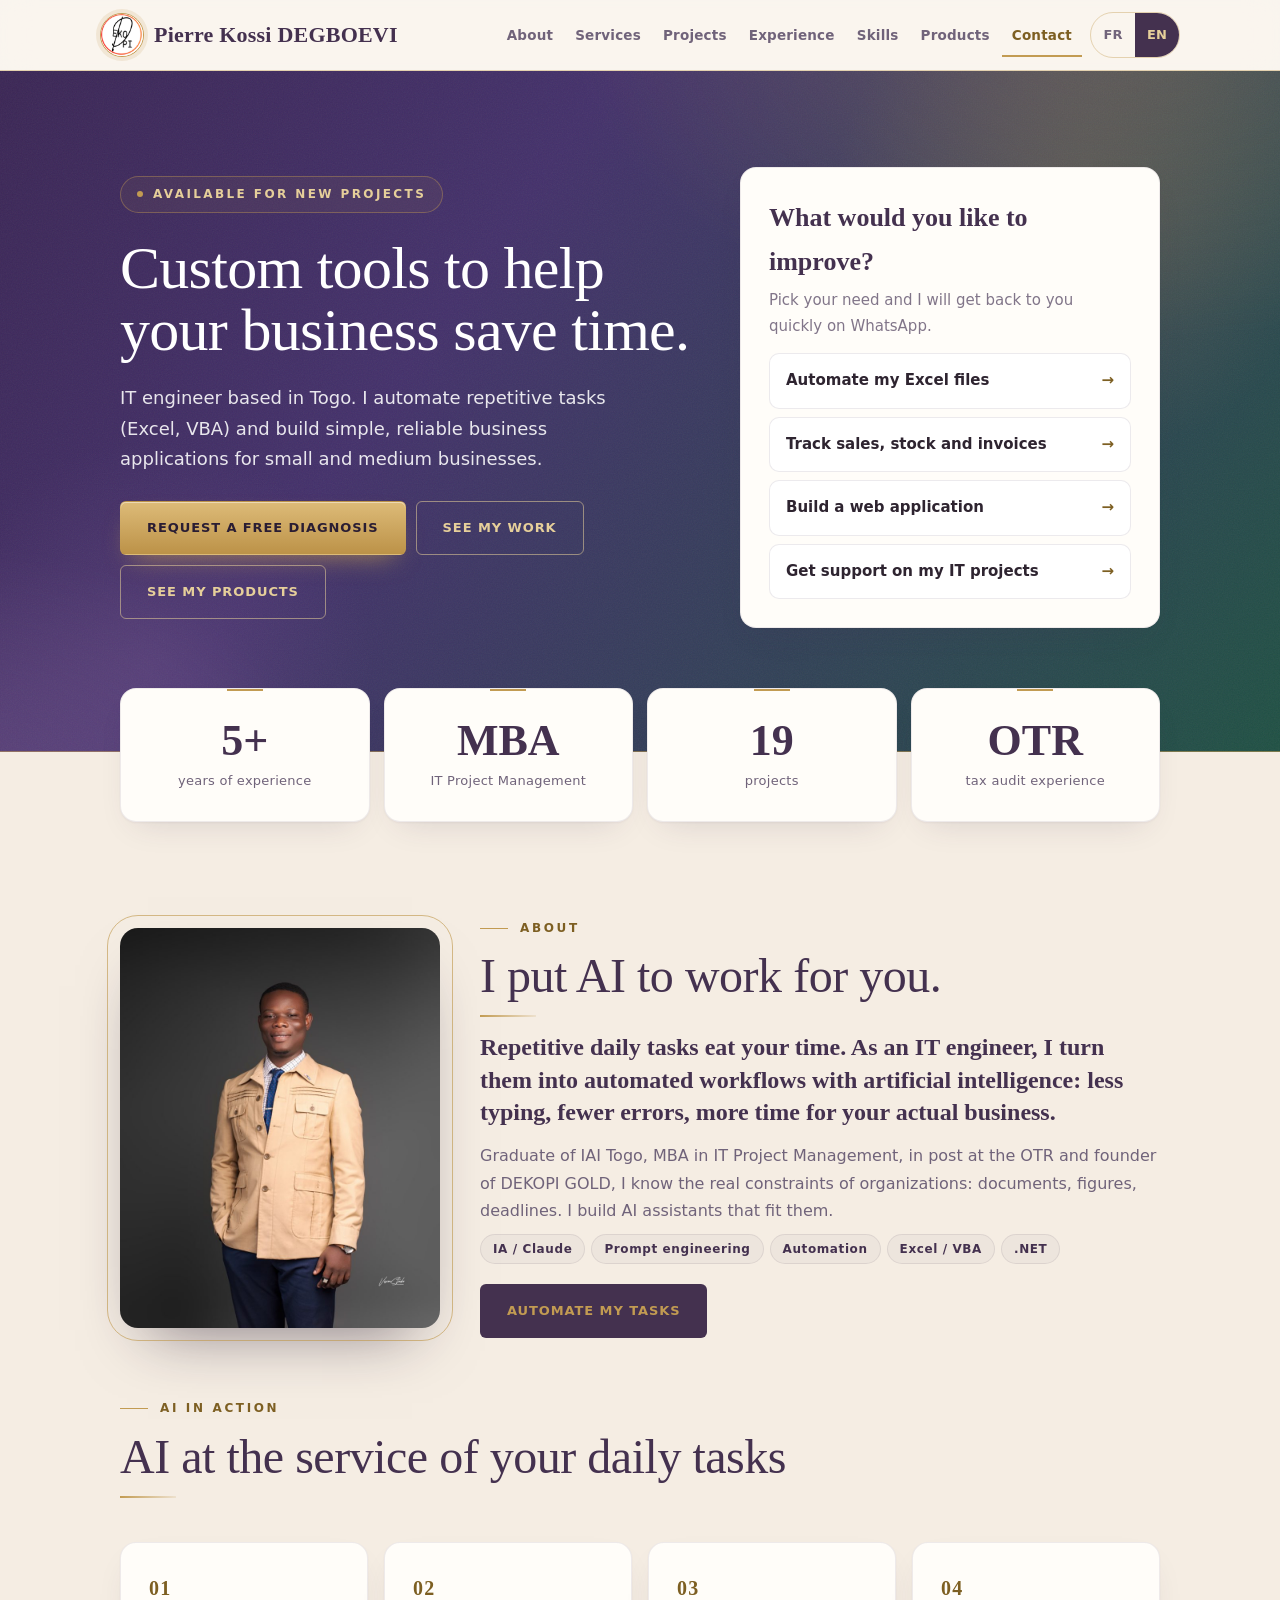
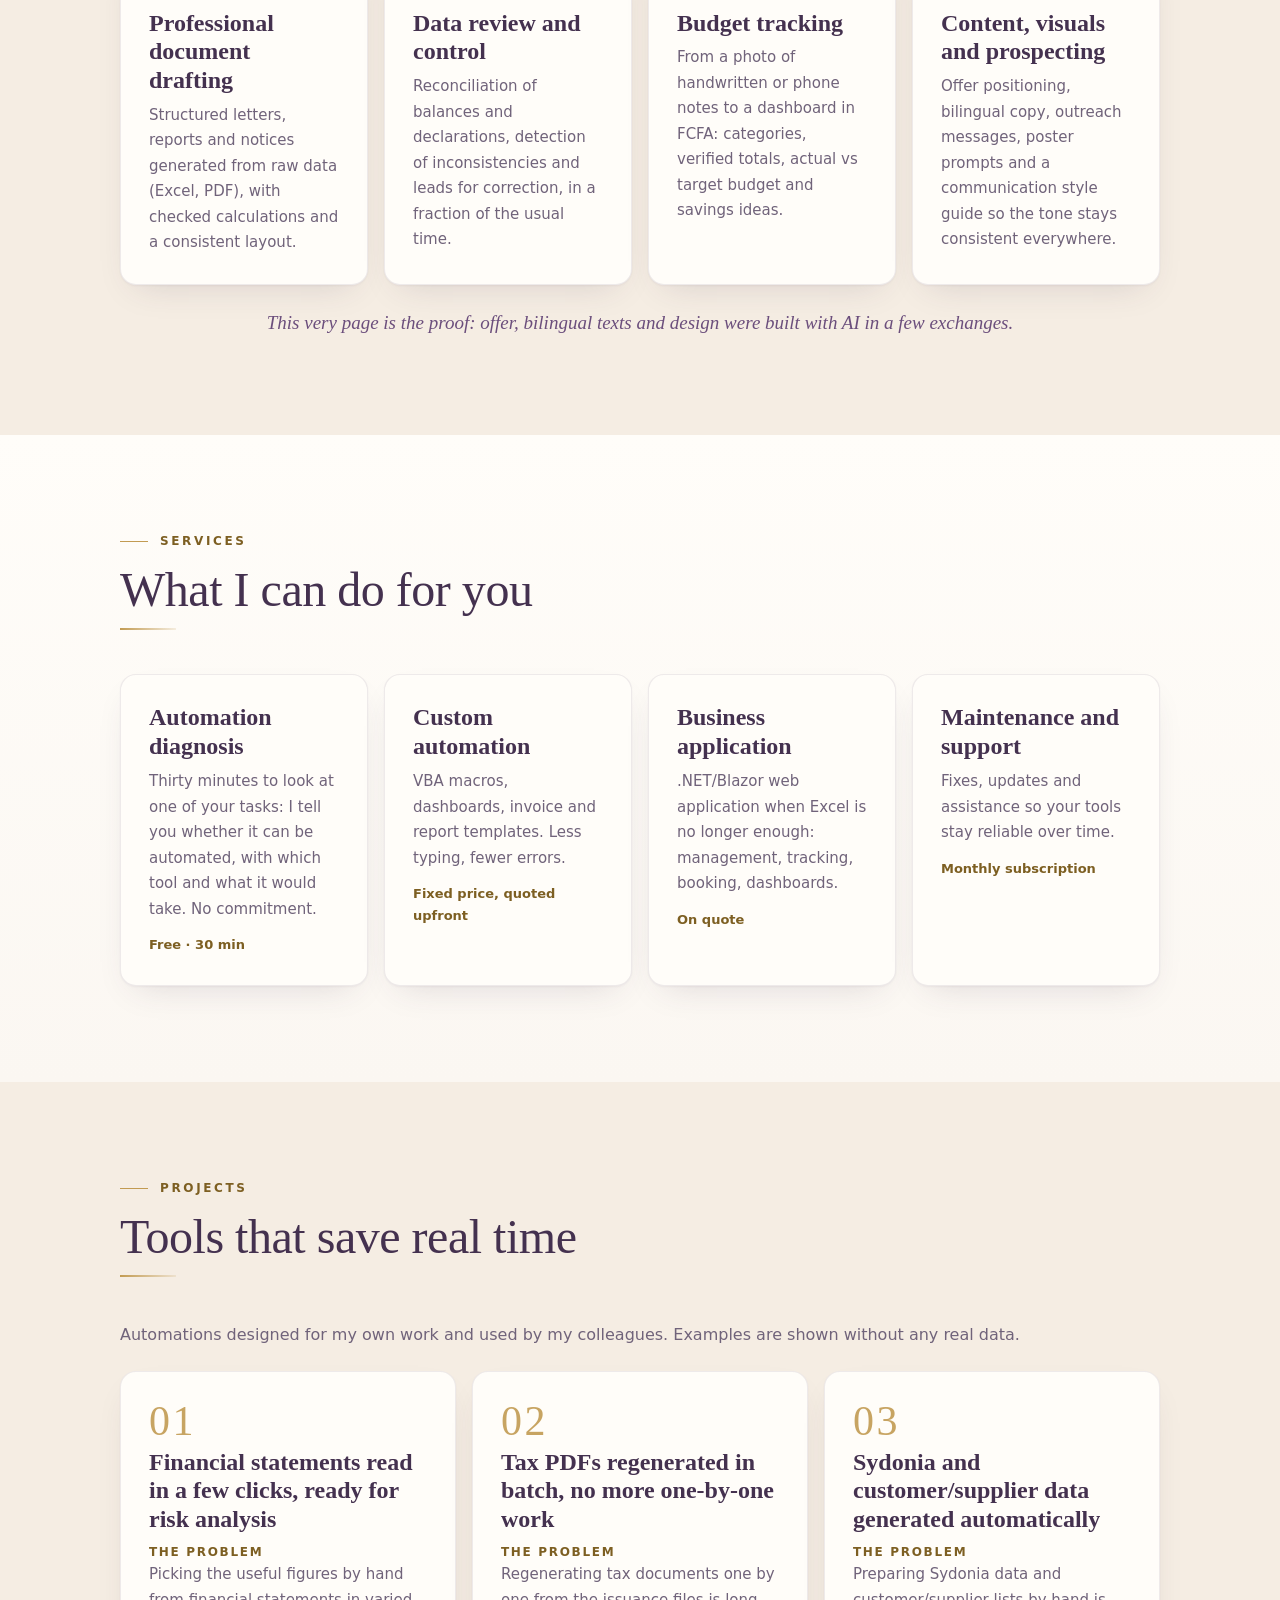
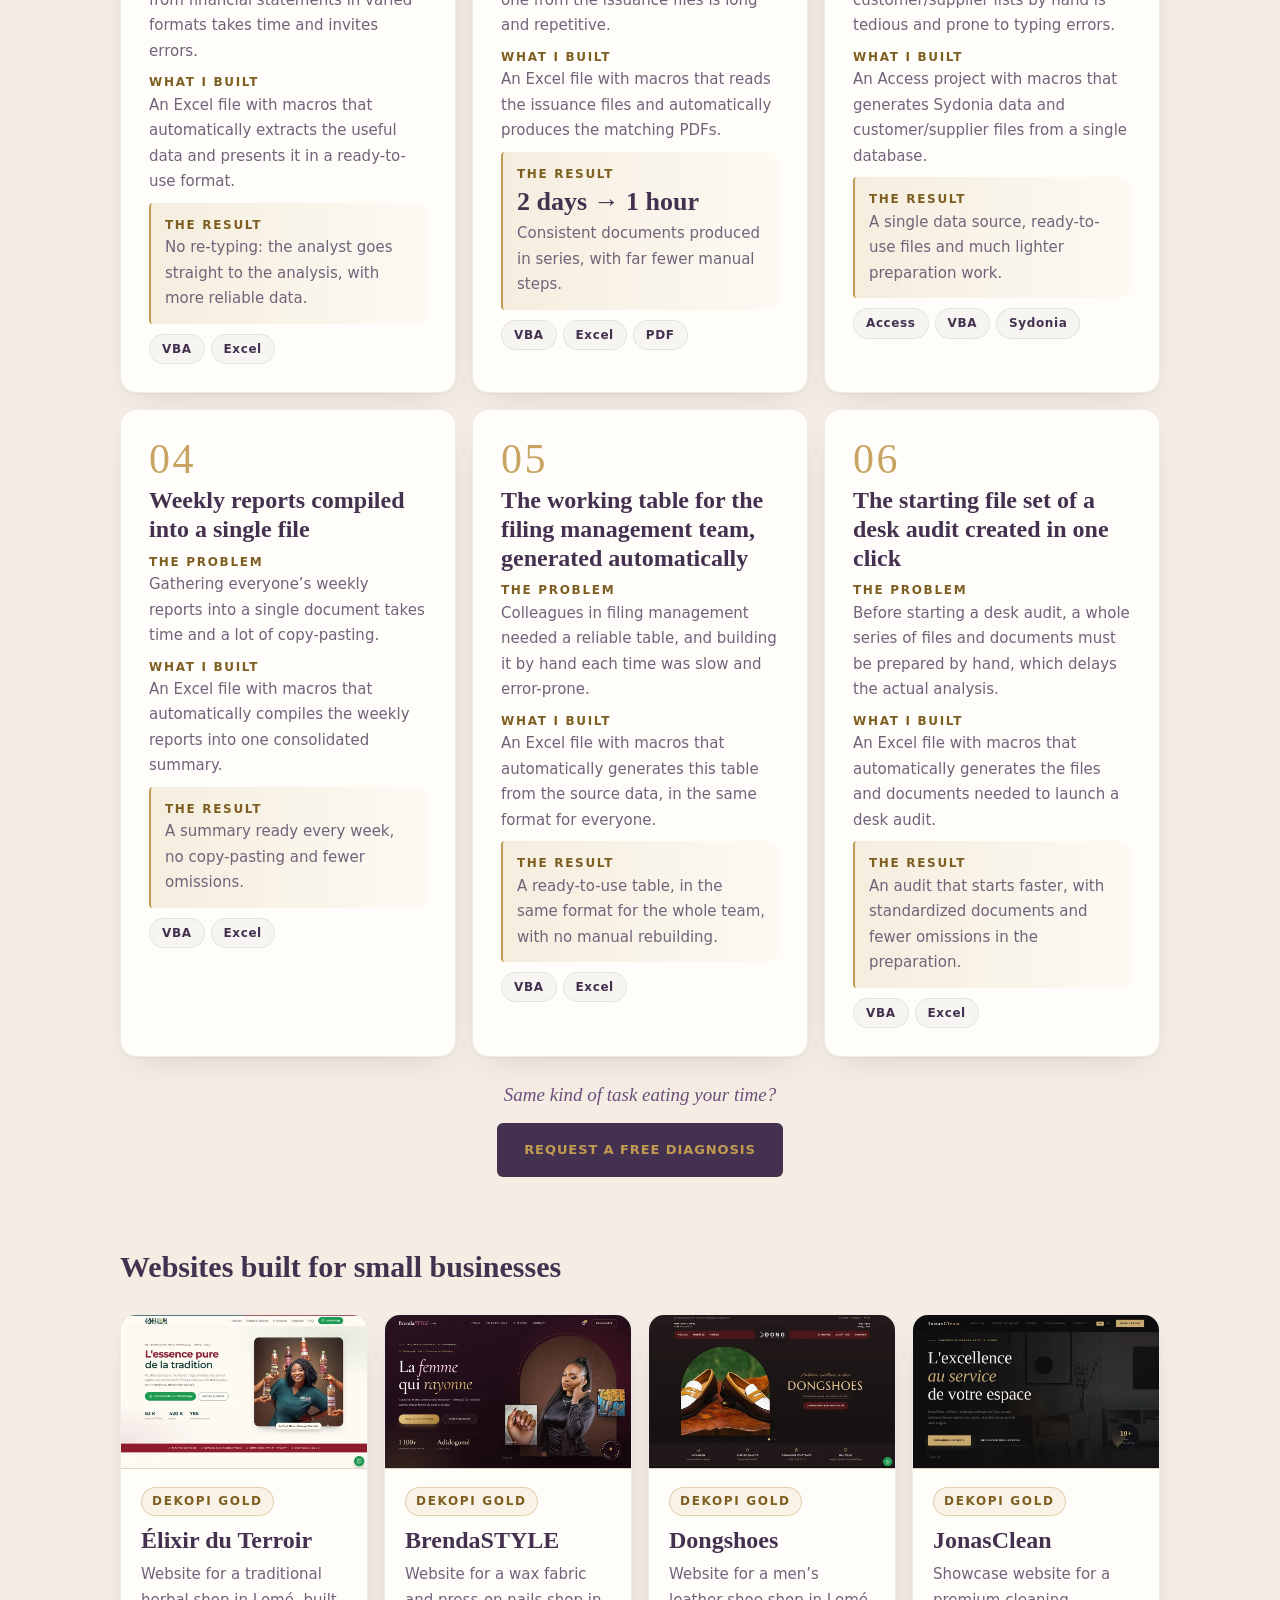
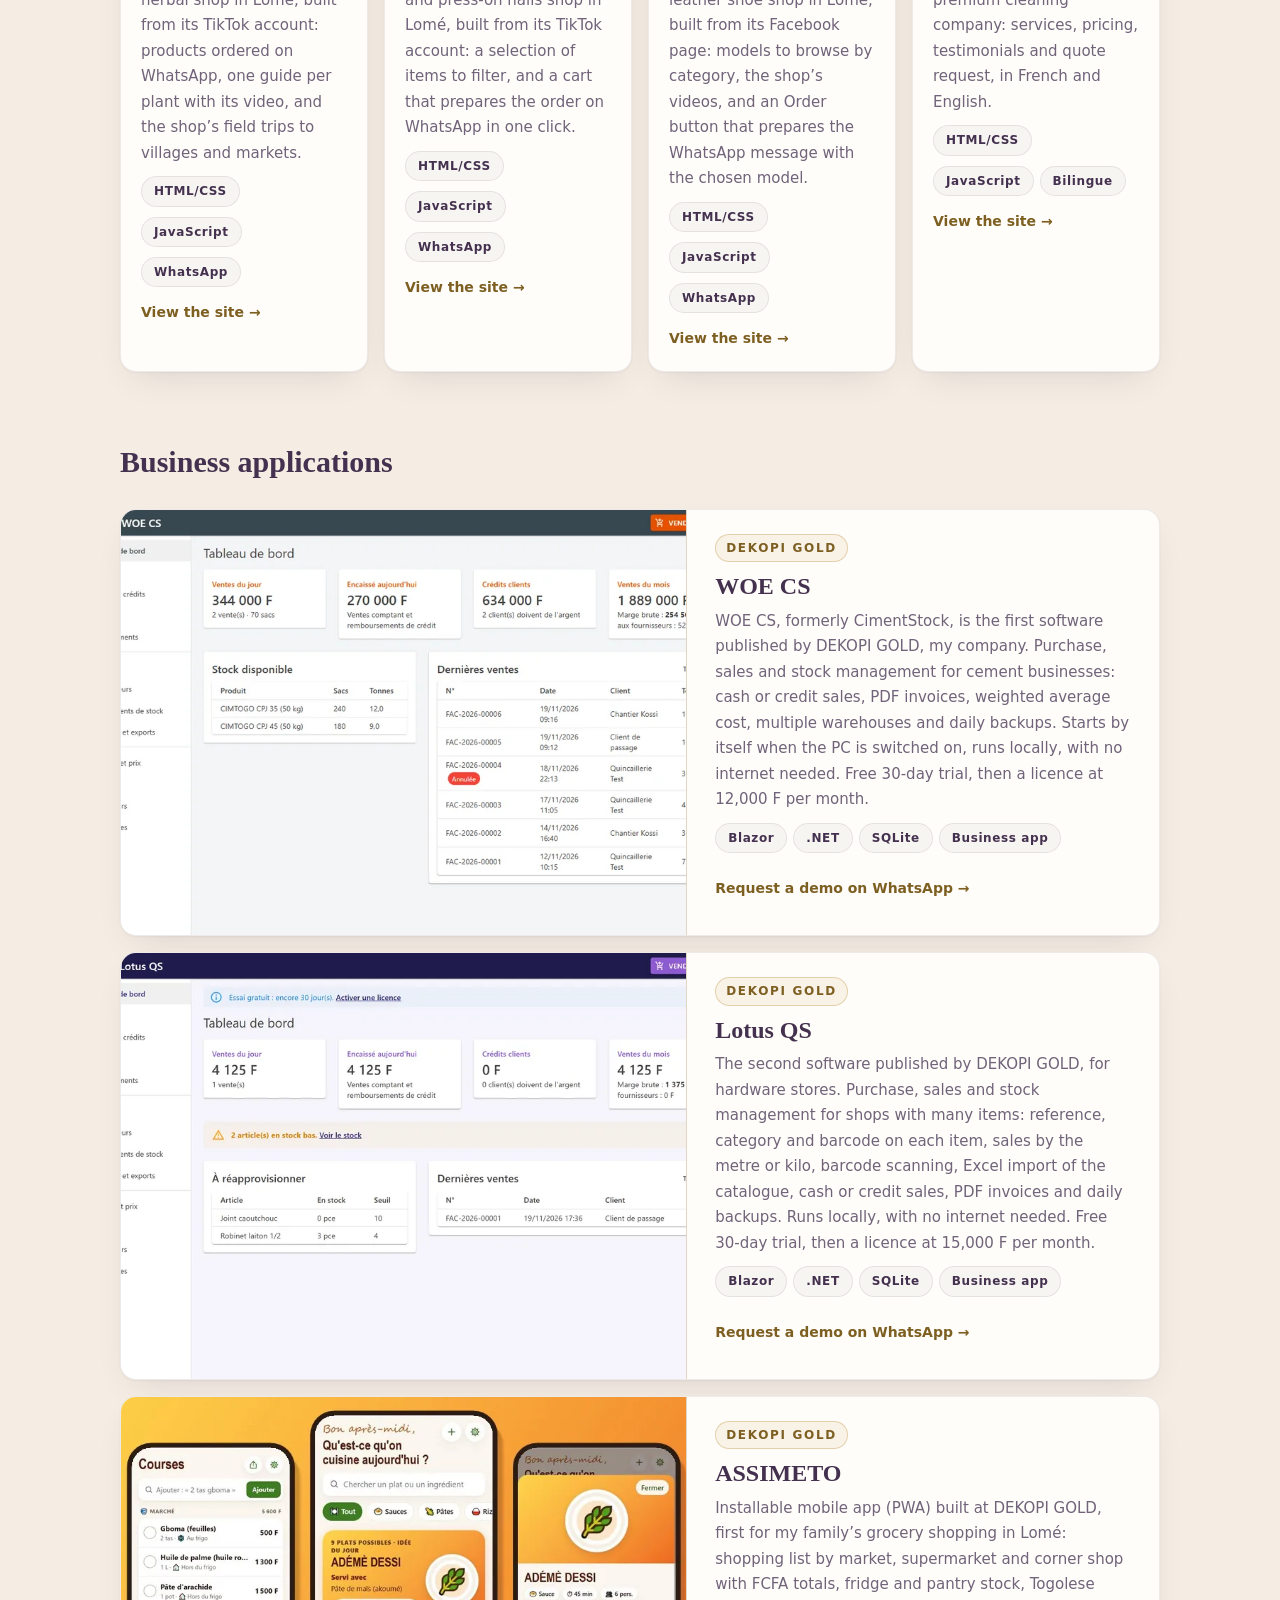
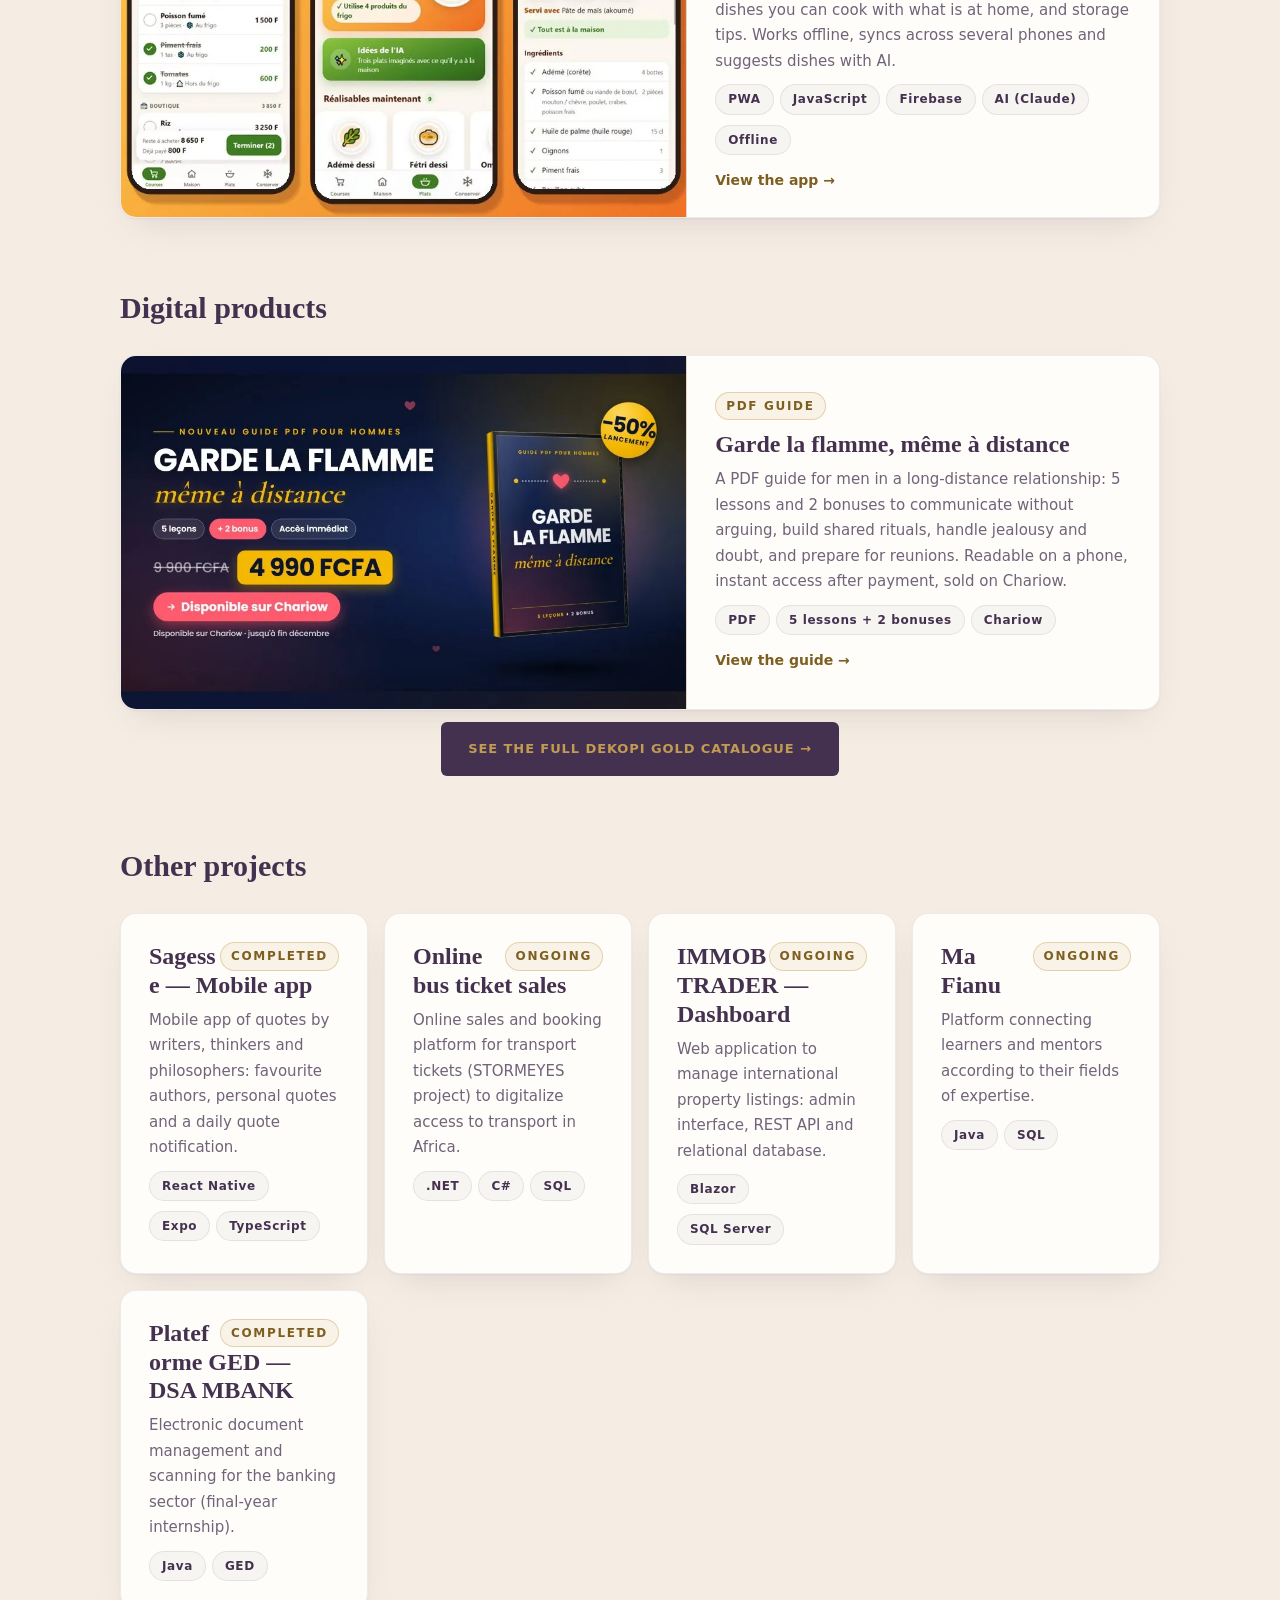
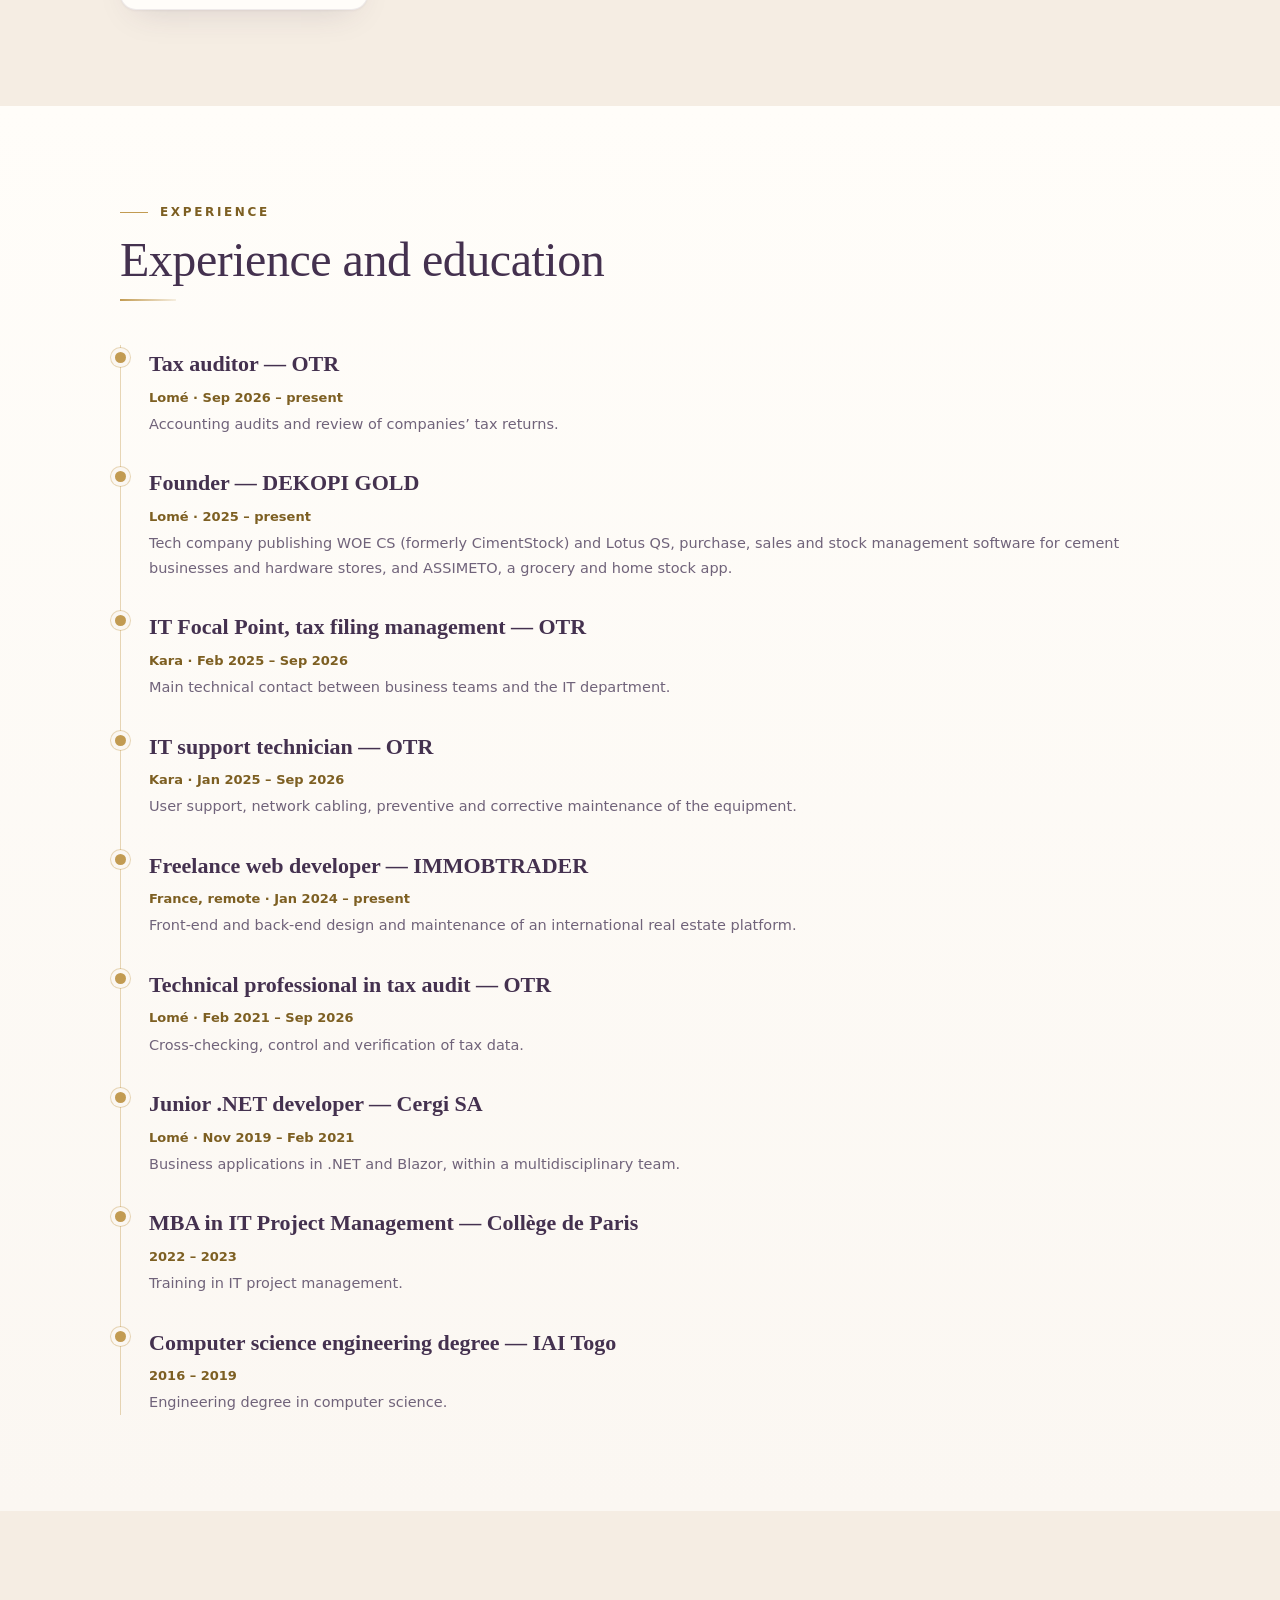
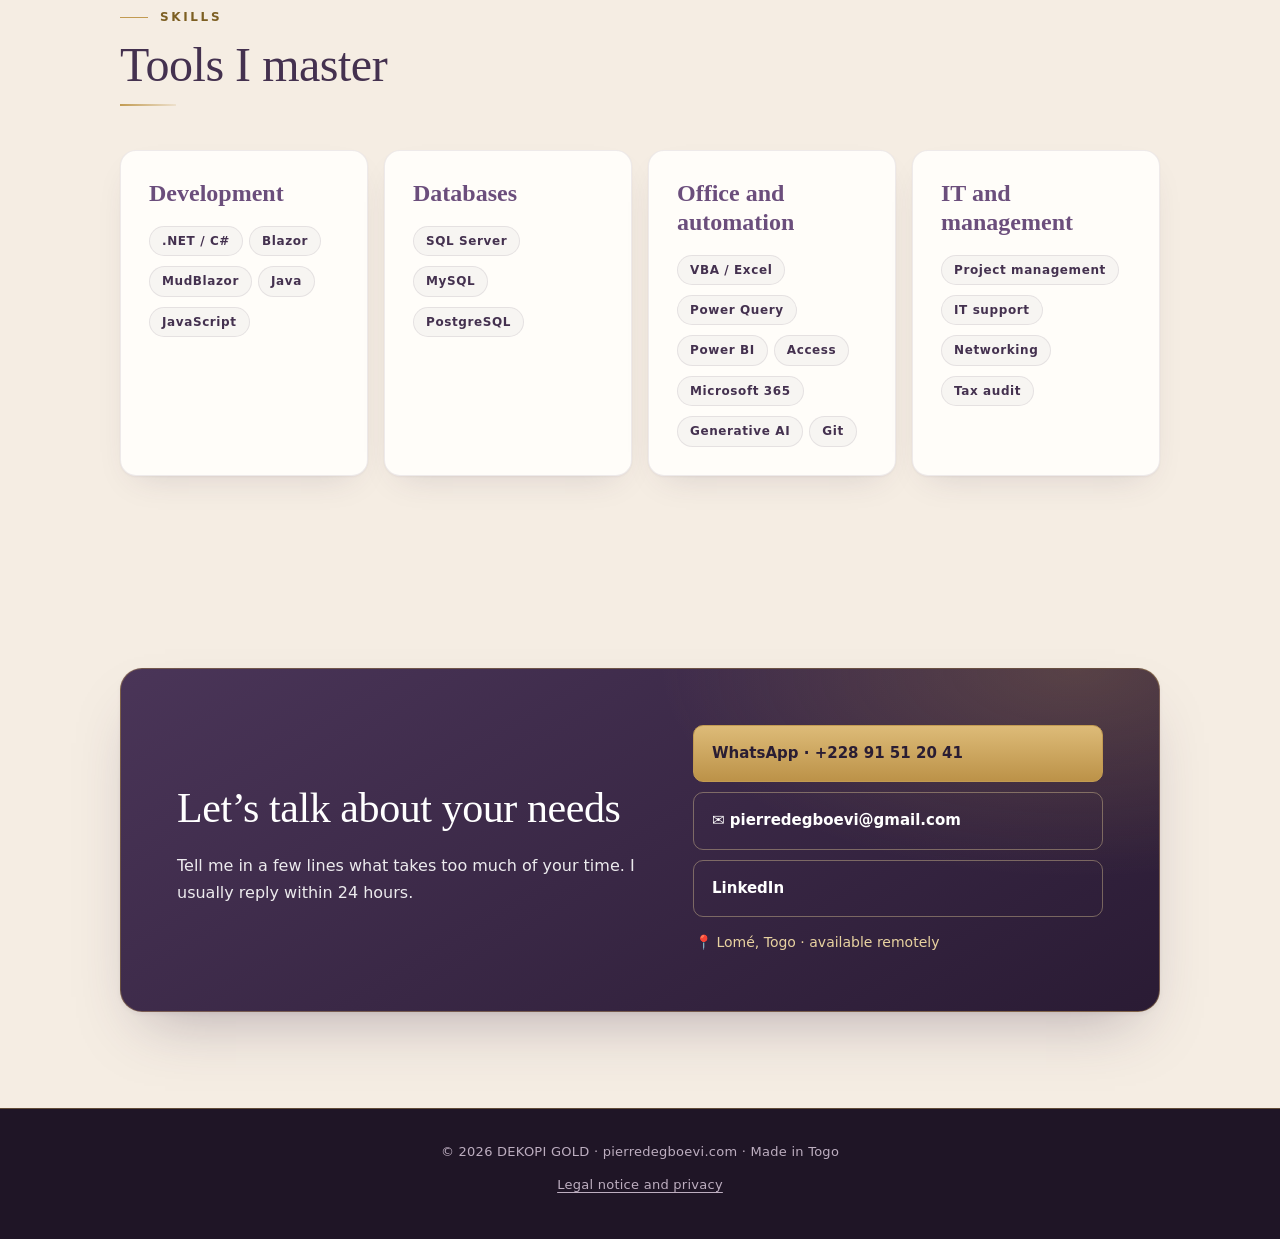
<file: en/index.html>
<!DOCTYPE html>
<html lang="en">
<head>
<meta charset="UTF-8">
<meta http-equiv="Content-Security-Policy" content="default-src 'none'; script-src 'sha256-2blD+4IluhRPBYkjpEugecj+5cSB2pGddKlIG0yitAg=' 'unsafe-hashes' 'sha256-MhtPZXr7+LpJUY5qtMutB+qWfQtMaPccfe7QXtCcEYc='; style-src 'unsafe-inline' https://fonts.googleapis.com; font-src https://fonts.gstatic.com; img-src 'self' data: https://bot.pierredegboevi.com; connect-src https://bot.pierredegboevi.com; base-uri 'none'; form-action 'none'; object-src 'none'">
<meta name="referrer" content="strict-origin-when-cross-origin">
<meta name="viewport" content="width=device-width, initial-scale=1">
<title>Pierre Kossi DEGBOEVI — Automation & business applications | Togo</title>
<meta name="description" content="Pierre Kossi DEGBOEVI (pierredegboevi.com), IT engineer in Togo: Excel/VBA automation, .NET/Blazor business applications and IT support for small businesses.">
<link rel="icon" type="image/png" href="../logo.png">
<meta name="theme-color" content="#F5EDE3">
<link rel="preconnect" href="https://fonts.googleapis.com">
<link rel="preconnect" href="https://fonts.gstatic.com" crossorigin>
<link rel="preload" as="style" href="https://fonts.googleapis.com/css2?family=Cormorant+Garamond:wght@500;600;700&family=Manrope:wght@400;500;600;700&display=swap">
<link href="https://fonts.googleapis.com/css2?family=Cormorant+Garamond:wght@500;600;700&family=Manrope:wght@400;500;600;700&display=swap" rel="stylesheet" media="print" onload="this.media='all'">
<noscript><link href="https://fonts.googleapis.com/css2?family=Cormorant+Garamond:wght@500;600;700&family=Manrope:wght@400;500;600;700&display=swap" rel="stylesheet"></noscript>
<link rel="canonical" href="https://pierredegboevi.com/en/">
<meta property="og:type" content="website">
<meta property="og:url" content="https://pierredegboevi.com/en/">
<meta property="og:site_name" content="Pierre Kossi DEGBOEVI">
<meta property="og:title" content="Pierre Kossi DEGBOEVI — Automation &amp; business applications">
<meta property="og:description" content="Pierre Kossi DEGBOEVI (pierredegboevi.com), IT engineer in Togo: Excel/VBA automation, .NET/Blazor business applications and IT support for small businesses.">
<meta property="og:image" content="https://pierredegboevi.com/og-image.jpg">
<meta property="og:image:width" content="1200">
<meta property="og:image:height" content="630">
<meta property="og:image:alt" content="Pierre Kossi DEGBOEVI, IT engineer in Lomé: automation and business applications">
<meta property="og:locale:alternate" content="fr_FR">
<meta property="og:locale" content="en_US">
<link rel="alternate" hreflang="fr" href="https://pierredegboevi.com/">
<link rel="alternate" hreflang="en" href="https://pierredegboevi.com/en/">
<link rel="alternate" hreflang="x-default" href="https://pierredegboevi.com/">
<meta name="twitter:card" content="summary_large_image">
<meta name="twitter:title" content="Pierre Kossi DEGBOEVI — Automation &amp; business applications">
<meta name="twitter:description" content="Pierre Kossi DEGBOEVI (pierredegboevi.com), IT engineer in Togo: Excel/VBA automation, .NET/Blazor business applications and IT support for small businesses.">
<meta name="twitter:image" content="https://pierredegboevi.com/og-image.jpg">
<meta name="twitter:image:alt" content="Pierre Kossi DEGBOEVI, IT engineer in Lomé: automation and business applications">
<script type="application/ld+json">{"@context":"https://schema.org","@type":"Person","@id":"https://pierredegboevi.com/#pierre","name":"Pierre Kossi DEGBOEVI","url":"https://pierredegboevi.com/en/","image":"https://pierredegboevi.com/photo.jpg","jobTitle":"IT engineer","description":"IT engineer in Togo: Excel/VBA automation, .NET/Blazor business applications and IT support for small businesses.","address":{"@type":"PostalAddress","addressLocality":"Lomé","addressCountry":"TG"},"worksFor":{"@type":"Organization","name":"DEKOPI GOLD","url":"https://produits.pierredegboevi.com/"},"knowsAbout":["Excel","VBA","Automatisation","Applications métier",".NET","Blazor"],"sameAs":["https://www.linkedin.com/in/pierre-kossi-degboevi"]}</script>
<script type="application/ld+json">{"@context":"https://schema.org","@type":"WebSite","name":"Pierre Kossi DEGBOEVI","alternateName":["pierredegboevi","Pierre Degboevi","pierredegboevi.com"],"url":"https://pierredegboevi.com/en/","inLanguage":["fr","en"]}</script>
<style>
:root{--bg:#F5EDE3;--w:#FBF7F2;--bd:#E3D5C4;--tx:#2E2430;--mu:#70637A;--p:#6B4E7C;--pd:#44314F;--gold:#C29B52;--gt:#7D5F22;--ser:"Cormorant Garamond",Georgia,"Times New Roman",serif}
*{box-sizing:border-box;margin:0;padding:0}
html{scroll-behavior:smooth}
:focus-visible{outline:3px solid var(--p);outline-offset:3px;border-radius:4px}
.hero :focus-visible,.contact :focus-visible{outline-color:#F3E6C8}
.skip{position:absolute;left:12px;top:-60px;z-index:70;background:var(--pd);color:var(--gold);padding:12px 18px;border-radius:8px;font-weight:700;transition:top .2s}
.skip:focus{top:12px}
body{font-family:system-ui,-apple-system,"Segoe UI",Roboto,Arial,sans-serif;background:var(--bg);color:var(--tx);line-height:1.6}
a{color:inherit;text-decoration:none}
.wrap{max-width:1080px;margin:0 auto;padding:0 20px}
header{background:var(--w);border-bottom:1px solid var(--gold);position:sticky;top:0;z-index:10}
.bar{display:flex;align-items:center;justify-content:space-between;gap:16px;padding:12px 0}
.brand{display:flex;align-items:center;gap:10px;font-family:var(--ser);font-size:1.25rem;font-weight:700;color:var(--pd)}
.logo{width:44px;height:44px;border-radius:50%;background:#fff;border:1.5px solid var(--gold);display:block;object-fit:cover}
.right{display:flex;align-items:center;gap:8px;flex-wrap:wrap}
nav{display:flex;gap:2px;flex-wrap:wrap}
nav a{display:inline-flex;align-items:center;min-height:44px;padding:0 10px;border-radius:6px;font-size:0.875rem;font-weight:600;color:var(--mu)}
nav a:hover{color:var(--gt)}
.lang{display:flex;border:1px solid var(--bd);border-radius:6px;overflow:hidden}
.lang a{display:inline-flex;align-items:center;justify-content:center;background:var(--w);min-width:44px;min-height:44px;padding:6px 10px;font-size:0.8125rem;font-weight:700;color:var(--mu)}
.lang a.on{background:var(--pd);color:var(--gold)}
.hero{background:linear-gradient(125deg,#3A2554 0%,#5A3470 45%,#8A3F63 100%);color:#fff;padding:64px 0 84px}
.hero .wrap{display:grid;grid-template-columns:1.3fr 1fr;gap:32px;align-items:center}
.tag{display:inline-block;border:1px solid var(--gold);color:#E8D2A0;padding:4px 14px;border-radius:99px;font-size:0.8125rem;margin-bottom:18px;letter-spacing:.03em}
h1{font-family:var(--ser);font-size:clamp(2.125rem,5vw,3.375rem);line-height:1.08;margin-bottom:16px;font-weight:600}
.hero p{font-size:1.0625rem;opacity:.9;margin-bottom:26px;max-width:540px}
.btn{display:inline-block;padding:12px 24px;border-radius:8px;font-weight:700;font-size:0.9375rem;border:1.5px solid transparent}
.b1{background:var(--gold);color:#2A1D33}.b1:hover{background:#D3AE66}
.b2{border-color:rgba(232,210,160,.6);color:#F3E6C8}.b2:hover{background:rgba(255,255,255,.08)}
.acts{display:flex;flex-wrap:wrap;gap:10px}
.card{background:var(--w);border:1px solid var(--bd);border-radius:12px;padding:22px}
.search{color:var(--tx);border-color:var(--gold)}
.search h2{font-family:var(--ser);font-size:1.375rem;color:var(--pd);margin-bottom:4px}
.search p{color:var(--mu);font-size:0.875rem;margin-bottom:14px;opacity:1}
.search a{display:flex;justify-content:space-between;align-items:center;gap:10px;padding:12px 14px;margin-top:8px;border:1px solid var(--bd);border-radius:8px;font-weight:600;font-size:0.9375rem}
.search a:hover{border-color:var(--gold);background:var(--bg)}
.search a b{color:var(--gt)}
section{padding:64px 0}
.alt{background:var(--w)}
.head{margin-bottom:30px}
.head small{color:var(--gt);font-weight:700;text-transform:uppercase;letter-spacing:.14em;font-size:0.75rem}
.head h2{font-family:var(--ser);font-size:2.125rem;line-height:1.15;margin-top:4px;color:var(--pd);font-weight:600}
.head h2:after{content:"";display:block;width:48px;height:2px;background:var(--gold);margin-top:12px}
.stats{display:grid;grid-template-columns:repeat(4,1fr);gap:14px;margin-top:-44px;position:relative}
.stat{text-align:center;padding:18px 10px}
.stat b{display:block;font-family:var(--ser);font-size:2rem;color:var(--p)}
.stat span{font-size:0.8125rem;color:var(--mu)}
.grid{display:grid;grid-template-columns:repeat(auto-fit,minmax(230px,1fr));gap:16px}
.card h3{font-family:var(--ser);font-size:1.25rem;color:var(--pd);margin-bottom:6px;line-height:1.2}
.card p{color:var(--mu);font-size:0.9062rem}
.svc em{display:inline-block;margin-top:12px;font-style:normal;font-size:0.8125rem;font-weight:700;color:var(--gt)}
.st{float:right;font-size:0.75rem;font-weight:700;color:var(--gt)}
.chip{display:inline-block;background:var(--bg);color:var(--pd);border:1px solid var(--bd);font-size:0.75rem;font-weight:600;padding:3px 10px;border-radius:99px;margin:10px 6px 0 0}
.tl{border-left:1px solid var(--gold);padding-left:22px;display:grid;gap:20px}
.tl div{position:relative}
.tl div:before{content:"";position:absolute;left:-28px;top:7px;width:11px;height:11px;border-radius:50%;background:var(--gold);box-shadow:0 0 0 3px var(--w)}
.tl h3{font-family:var(--ser);font-size:1.1875rem;color:var(--pd)}.tl small{color:var(--gt);font-size:0.8125rem;font-weight:600}.tl p{font-size:0.9062rem;color:var(--mu);margin-top:2px}
.sk h3{color:var(--p)}
.contact{background:linear-gradient(135deg,#4F3A5C,#3B2A47);color:#fff;border-radius:14px;padding:40px;display:grid;grid-template-columns:1.2fr 1fr;gap:24px;align-items:center;border:1px solid var(--gold)}
.contact h2{font-family:var(--ser);font-size:2rem;margin-bottom:8px;font-weight:600}
.contact p{opacity:.9}
.contact .l{display:grid;gap:10px}
.contact .l a{border:1px solid rgba(232,210,160,.45);padding:12px 16px;border-radius:8px;font-weight:600;font-size:0.9375rem;word-break:break-all}
.contact .l a:hover{background:rgba(255,255,255,.08)}
.contact .l a.w{background:var(--gold);color:#2A1D33;border-color:var(--gold)}
.contact .l a.w:hover{background:#D3AE66}
.contact .l .loc{padding:4px 2px 0;font-size:0.875rem;color:#E8D2A0}
footer{background:#2A1F30;color:#C9BBCB;font-size:0.8125rem;padding:24px 0;text-align:center}
.about{display:grid;grid-template-columns:320px 1fr;gap:40px;align-items:center}
.about img{width:100%;aspect-ratio:4/5;object-fit:cover;border-radius:14px;border:1px solid var(--gold);background:var(--bd);display:block;box-shadow:12px 12px 0 var(--bd)}
.about p{color:var(--mu);font-size:1rem;margin-top:14px}
.about .lead{color:var(--tx);font-size:1.125rem;font-weight:600}
.about .btn{margin-top:20px}
.about .btn,.cta .btn{background:var(--pd);color:var(--gold)}
.about .btn:hover,.cta .btn:hover{background:var(--p)}
.aih{margin-top:60px}
.num{display:block;color:var(--gt);font-family:var(--ser);font-weight:700;font-size:1.25rem;letter-spacing:.06em;margin-bottom:4px}
.note{margin-top:22px;font-family:var(--ser);font-size:1.1875rem;font-style:italic;color:var(--p);text-align:center}
.cases{grid-template-columns:repeat(auto-fit,minmax(300px,1fr))}
.case .num{display:block;font-family:var(--ser);font-size:1.75rem;font-weight:700;color:var(--gold);line-height:1}
.case h3{margin:6px 0 10px}
.case p{margin-top:8px;font-size:0.9375rem}
.case p b{display:block;font-size:0.75rem;letter-spacing:.06em;text-transform:uppercase;color:var(--gt)}
.case .res{background:var(--bg);border-left:3px solid var(--gold);padding:8px 12px;border-radius:6px}
.case .gain{display:block;font-family:var(--ser);font-size:1.375rem;font-weight:700;color:var(--pd);line-height:1.2;margin:2px 0 4px}
.cta{text-align:center;margin-top:12px}
#projets>.wrap>.lead{margin-bottom:22px;color:var(--mu)}
.sub{font-family:var(--ser);font-size:1.625rem;color:var(--pd);margin:44px 0 16px}
@media(max-width:800px){.about{grid-template-columns:1fr}.about img{max-width:280px}.hero .wrap,.contact{grid-template-columns:1fr}.stats{grid-template-columns:repeat(2,1fr)}.bar{flex-direction:column;align-items:flex-start}}

/* ===== Animations ===== */
#sp{position:fixed;top:0;left:0;right:0;height:3px;background:var(--gold);transform:scaleX(0);transform-origin:0 0;z-index:60}
header{transition:box-shadow .3s}
header.sc{box-shadow:0 6px 20px rgba(68,49,79,.12)}
nav a{transition:color .2s}
nav a.act{color:var(--gt);box-shadow:inset 0 -2px 0 var(--gold);border-radius:0}
.hero{position:relative;overflow:hidden}
.hero .wrap{position:relative;z-index:1}
.hero:before,.hero:after{content:"";position:absolute;border-radius:50%;opacity:.45;pointer-events:none}
.hero:before{width:520px;height:520px;background:radial-gradient(circle,#C29B52 0,rgba(194,155,82,0) 68%);top:-120px;right:-60px}
.hero:after{width:460px;height:460px;background:radial-gradient(circle,#8E6BA3 0,rgba(142,107,163,0) 68%);bottom:-140px;left:-80px}
@keyframes up{from{transform:translateY(14px)}to{transform:none}}
@keyframes inr{from{transform:translateX(20px)}to{transform:none}}
.hero .tag,.hero h1,.hero p,.hero .btn{animation:up .6s cubic-bezier(.2,.7,.2,1) backwards}
.hero .tag{animation-delay:0s}.hero h1{animation-delay:.05s}.hero p{animation-delay:.1s}.hero .b1{animation-delay:.15s}.hero .b2{animation-delay:.2s}
.hero .search{animation:inr .6s cubic-bezier(.2,.7,.2,1) .1s backwards}
.btn{transition:transform .2s,box-shadow .2s,background .2s}
.btn:hover{transform:translateY(-2px);box-shadow:0 8px 18px rgba(0,0,0,.18)}
.card{transition:transform .3s,box-shadow .3s,border-color .3s}
a.card:hover{transform:translateY(-5px);box-shadow:0 14px 30px rgba(68,49,79,.14);border-color:var(--gold)}
.search a{transition:transform .2s,border-color .2s,background .2s}
.search a:hover{transform:translateX(5px)}
.search a b{transition:transform .2s}.search a:hover b{transform:translateX(4px)}
.chip{transition:background .2s,border-color .2s}
.chip:hover{background:#F0E3CC;border-color:var(--gold)}
.head h2:after{transition:width .8s .3s;width:0}
.head.in h2:after,html:not(.js) .head h2:after{width:56px}
.about img{transition:transform .5s,box-shadow .5s}
.about img:hover{transform:translate(-4px,-4px);box-shadow:16px 16px 0 var(--bd)}
.js .rv{transition:opacity .45s ease-out,transform .45s cubic-bezier(.2,.7,.2,1);transition-delay:var(--d,0s)}
.js .rv:not(.in){opacity:0;transform:translateY(16px)}
.js .tl>div.rv:not(.in){transform:translateX(-16px)}
.js .about img.rv:not(.in){transform:scale(.97) translateY(12px)}
.js .rv.in.done{transition:transform .3s,box-shadow .3s,border-color .3s,background .3s;transition-delay:0s}
@media(prefers-reduced-motion:reduce){*,*:before,*:after{animation:none!important;scroll-behavior:auto!important;transition-property:color,background-color,border-color,box-shadow,opacity!important;transition-duration:.2s!important;transition-delay:0s!important}.js .rv:not(.in),.js .tl>div.rv:not(.in),.js .about img.rv:not(.in){opacity:1;transform:none}.head h2:after{width:56px}}

/* ===== Finition premium ===== */
:root{--ink:#241A2B;--gold2:#E6CF9A;--hair:rgba(194,155,82,.4);--sh1:0 1px 2px rgba(68,49,79,.05),0 14px 34px -16px rgba(68,49,79,.18);--sh2:0 2px 4px rgba(68,49,79,.06),0 30px 60px -24px rgba(68,49,79,.34)}
body{font-family:"Manrope",system-ui,-apple-system,"Segoe UI",Roboto,Arial,sans-serif;color:var(--ink);line-height:1.7;-webkit-font-smoothing:antialiased;text-rendering:optimizeLegibility}
button{font-family:inherit}
::selection{background:var(--gold);color:#2A1D33}
#sp{background:linear-gradient(90deg,var(--gold),var(--gold2))}
header{background:rgba(251,247,242,.8);-webkit-backdrop-filter:saturate(1.4) blur(16px);backdrop-filter:saturate(1.4) blur(16px);border-bottom:1px solid var(--hair)}
.brand{font-size:1.375rem;letter-spacing:.01em}
.logo{box-shadow:0 0 0 4px rgba(194,155,82,.16)}
nav a{font-size:0.8438rem;letter-spacing:.015em}
.lang{border-radius:99px;border-color:var(--hair)}
.lang a{background:transparent}
.lang a.on{background:var(--pd);color:var(--gold2)}
.hero{background:url("data:image/svg+xml,%3Csvg xmlns='http://www.w3.org/2000/svg' width='160' height='160'%3E%3Cfilter id='n'%3E%3CfeTurbulence type='fractalNoise' baseFrequency='.8' numOctaves='3' stitchTiles='stitch'/%3E%3C/filter%3E%3Crect width='100%25' height='100%25' filter='url(%23n)' opacity='.07'/%3E%3C/svg%3E"),radial-gradient(900px 520px at 88% -8%,rgba(194,155,82,.26),transparent 62%),radial-gradient(760px 460px at -8% 108%,rgba(142,107,163,.38),transparent 58%),linear-gradient(125deg,#3A2554 0%,#43306A 35%,#1F5043 100%);padding:96px 0 124px;box-shadow:inset 0 -1px 0 rgba(194,155,82,.55)}
.hero:before,.hero:after{opacity:.2}
h1{font-size:clamp(2.125rem,5vw,3.75rem);line-height:1.04;font-weight:500;letter-spacing:-.012em;margin-bottom:22px}
.hero p{font-size:1.125rem;line-height:1.7;opacity:.88;max-width:520px}
.hero .tag{font-size:0.75rem;font-weight:600;letter-spacing:.2em;text-transform:uppercase;padding:7px 16px;background:rgba(194,155,82,.08);border-color:var(--hair);color:var(--gold2);margin-bottom:24px}
.hero .tag:before{content:"";display:inline-block;width:6px;height:6px;border-radius:50%;background:var(--gold);margin-right:10px;vertical-align:middle;transform:translateY(-1px)}
@media(min-width:801px){.hero .wrap{grid-template-columns:1.4fr 1fr}}
.btn{border-radius:6px;font-size:0.8125rem;font-weight:700;letter-spacing:.07em;text-transform:uppercase;padding:15px 26px}
.b1{background:linear-gradient(180deg,#DDBB78,#BC9248);color:#2A1D33;box-shadow:inset 0 1px 0 rgba(255,255,255,.45),0 12px 26px -12px rgba(194,155,82,.8)}
.b1:hover{background:linear-gradient(180deg,#E6C98C,#C79C52)}
.b2{border-color:rgba(230,207,154,.55);color:var(--gold2)}
.btn:hover{transform:translateY(-2px);box-shadow:0 16px 30px -12px rgba(0,0,0,.4)}
.search{border-radius:18px;border-color:var(--hair);background:linear-gradient(180deg,#FFFDF9,#FBF7F2);padding:28px;box-shadow:var(--sh2)}
.search h2{font-size:1.625rem}
.search a{border-radius:10px;border-color:rgba(68,49,79,.1);background:#fff;padding:14px 16px}
.stats{margin-top:-64px}
.stat{padding:26px 12px;position:relative}
.stat:before{content:"";position:absolute;left:50%;top:0;width:36px;height:2px;background:var(--gold);transform:translateX(-50%)}
.stat b{font-size:2.75rem;font-weight:600;line-height:1.1;color:var(--pd)}
.stat span{font-size:0.8125rem;letter-spacing:.02em}
section{padding:96px 0}
.alt{background:linear-gradient(180deg,#FFFDF9,#FBF7F2)}
.head{margin-bottom:44px}
.head small{display:flex;align-items:center;gap:12px;font-size:0.75rem;letter-spacing:.22em}
.head small:before{content:"";width:28px;height:1px;background:var(--gold)}
.head h2{font-size:clamp(2rem,4vw,3rem);font-weight:500;letter-spacing:-.01em;line-height:1.1;margin-top:12px}
.head h2:after{background:linear-gradient(90deg,var(--gold),rgba(194,155,82,.15))}
.card{background:#FFFDF9;border-color:rgba(68,49,79,.09);border-radius:16px;padding:28px;box-shadow:var(--sh1)}
a.card:hover{transform:translateY(-4px);box-shadow:var(--sh2);border-color:rgba(194,155,82,.75)}
.card h3{font-size:1.5rem;font-weight:600;margin-bottom:8px}
.card p{font-size:0.9375rem;line-height:1.7}
.st{font-size:0.75rem;letter-spacing:.14em;text-transform:uppercase;padding:3px 10px;border:1px solid var(--hair);border-radius:99px;background:rgba(194,155,82,.1)}
.sites .sb>.st{display:table;float:none;margin-bottom:10px}
.chip{font-size:0.75rem;letter-spacing:.05em;padding:4px 12px;border-color:rgba(68,49,79,.1);background:rgba(68,49,79,.04)}
.case .num{font-size:2.625rem;font-weight:500;opacity:.9}
.case .res{background:linear-gradient(90deg,rgba(194,155,82,.16),rgba(194,155,82,.03));border-left:2px solid var(--gold);border-radius:4px 10px 10px 4px;padding:12px 14px}
.case .gain{font-size:1.625rem}
.case p b{font-size:0.75rem;letter-spacing:.14em}
.tl{border-left-color:var(--hair);padding-left:28px;gap:28px}
.tl div:before{left:-34px;box-shadow:0 0 0 4px var(--w),0 0 0 5px var(--hair)}
.tl h3{font-size:1.375rem}
.about .lead{font-family:var(--ser);font-size:1.5rem;line-height:1.35;color:var(--pd)}
.about img{border:0;border-radius:18px;outline:1px solid rgba(194,155,82,.65);outline-offset:12px;box-shadow:0 30px 60px -28px rgba(36,24,48,.55)}
.about img:hover{transform:translateY(-4px);box-shadow:0 38px 70px -28px rgba(36,24,48,.6)}
.sub{font-size:1.875rem;font-weight:600;margin:64px 0 22px}
.contact{background:radial-gradient(640px 320px at 92% 0%,rgba(194,155,82,.24),transparent 65%),linear-gradient(150deg,#4A3558,#2A1B34);border-radius:22px;padding:56px;border-color:var(--hair);box-shadow:var(--sh2)}
.contact h2{font-size:clamp(1.875rem,3.6vw,2.625rem);font-weight:500;letter-spacing:-.01em}
.contact .l a{border-radius:10px;border-color:rgba(230,207,154,.4);padding:15px 18px;transition:background .2s,transform .2s,border-color .2s}
.contact .l a:hover{border-color:var(--gold2);transform:translateX(3px)}
.contact .l a.w{background:linear-gradient(180deg,#DDBB78,#BC9248)}
footer{background:#1F1526;color:#BDAEC0;border-top:1px solid var(--hair);padding:32px 0;letter-spacing:.02em}
footer a.legal{display:inline-flex;align-items:center;min-height:44px;color:inherit;text-decoration:underline;text-underline-offset:3px}
.site img{transition:transform .8s cubic-bezier(.2,.7,.2,1)}
.site:hover img{transform:scale(1.04)}

.sites{grid-template-columns:repeat(auto-fit,minmax(min(100%,300px),1fr))}
.sites.apps{grid-template-columns:1fr}
.apps .site{display:grid;grid-template-columns:1.2fr 1fr}
.apps .site img{height:100%;aspect-ratio:auto;min-height:260px;border-bottom:0;border-right:1px solid var(--bd)}
.apps .site .sb{align-self:center;padding:24px 28px}
.site{padding:0;overflow:hidden;display:block}
.site img{width:100%;aspect-ratio:8/5;object-fit:cover;display:block;border-bottom:1px solid var(--bd)}
.site .sb{padding:18px 20px 20px}
.site .vis{display:block;margin-top:14px;font-size:0.875rem;font-weight:700;color:var(--gt)}
.site:hover .vis{text-decoration:underline}
.live[hidden],.sub[hidden]{display:none}
.live .site .cv{width:100%;height:auto;aspect-ratio:8/5;object-fit:cover;display:block;border-bottom:1px solid var(--bd);background:var(--bg)}
.live .sb p{white-space:pre-line}
.live .th{display:flex;gap:6px;flex-wrap:wrap;margin-top:14px}
.live .th button{padding:0;width:52px;height:52px;border:2px solid var(--bd);border-radius:8px;overflow:hidden;background:var(--bg);cursor:pointer}
.live .th button[aria-pressed="true"]{border-color:var(--gold)}
.live .th img{width:100%;height:100%;aspect-ratio:auto;object-fit:cover;border:0;display:block;transform:none}
a.vis{padding:10px 0;margin-top:4px}
.brand{min-height:44px}
/* ===== Responsive ===== */
html{-webkit-text-size-adjust:100%;text-size-adjust:100%}
img{max-width:100%;height:auto}
h1,h2,h3,p,a,span{overflow-wrap:break-word}
.grid{grid-template-columns:repeat(auto-fit,minmax(min(100%,230px),1fr))}
.cases{grid-template-columns:repeat(auto-fit,minmax(min(100%,300px),1fr))}
@media(max-width:1000px){
  .wrap{padding:0 18px}
  .about{grid-template-columns:260px 1fr;gap:28px}
  .hero .wrap{gap:24px}
  nav a{padding:8px 8px;font-size:0.8438rem}
}
@media(max-width:940px){
  .bar{flex-direction:row;flex-wrap:wrap;align-items:center;gap:8px 12px;padding:10px 0}
  .right{display:contents}
  .brand{order:1;min-width:0;font-size:1.125rem}
  .lang{order:2;margin-left:auto}
  nav{order:3;width:100%;flex-wrap:nowrap;overflow-x:auto;gap:4px;padding-bottom:2px;-webkit-overflow-scrolling:touch;scrollbar-width:none;border-top:1px solid var(--bd);padding-top:6px}
  nav::-webkit-scrollbar{display:none}
  nav{-webkit-mask-image:linear-gradient(90deg,#000 82%,transparent);mask-image:linear-gradient(90deg,#000 82%,transparent)}
  nav.end{-webkit-mask-image:none;mask-image:none}
  nav a{white-space:nowrap;flex:0 0 auto;padding:0 12px}
  nav a.nc,nav a.nc.act{order:-1;background:var(--pd);color:var(--gold);border-radius:6px}
  html{scroll-padding-top:135px}
}
@media(max-width:800px){
  section{padding:48px 0}
  .hero{padding:44px 0 72px}
  .hero p{max-width:none}
  .apps .site{display:block}
  .apps .site img{height:auto;aspect-ratio:8/5;min-height:0;border-right:0;border-bottom:1px solid var(--bd)}
  .apps .site .sb{padding:18px 20px 20px}
  .about{grid-template-columns:1fr;gap:26px}
  .about img{max-width:280px;margin:0 auto;box-shadow:0 24px 48px -24px rgba(36,24,48,.5)}
  .about img:hover{box-shadow:0 24px 48px -24px rgba(36,24,48,.5)}
  .head h2{font-size:1.875rem}
  .contact{padding:30px 22px}
  .contact h2{font-size:1.75rem}
  .aih{margin-top:44px}
}
@media(max-width:560px){
  .wrap{padding:0 16px}
  section{padding:40px 0}
  .hero{padding:34px 0 64px}
  .hero .btn{width:100%;text-align:center}
  .stats{grid-template-columns:repeat(2,1fr);gap:10px;margin-top:-36px}
  .stat{padding:14px 8px}
  .stat b{font-size:1.625rem}
  .stat span{font-size:0.75rem}
  .card{padding:18px}
  .head{margin-bottom:22px}
  .head h2{font-size:1.6875rem}
  .search h2{font-size:1.25rem}
  .search a{padding:13px 12px;font-size:0.9062rem}
  .cases{gap:14px}
  .case .num{font-size:1.5rem}
  .sub{font-size:1.4375rem;margin:34px 0 14px}
  .note{font-size:1.0625rem}
  .tl{padding-left:18px}
  .tl div:before{left:-24px}
  .contact{padding:26px 18px;border-radius:12px}
  .contact h2{font-size:1.5625rem}
  .contact .l a{padding:13px 14px;font-size:0.9062rem}
  .btn{padding:13px 20px}
}
@media(max-width:380px){
  .brand span{font-size:1rem;line-height:1.15}
  .logo{width:38px;height:38px}
  h1{font-size:1.9375rem}
  .stats{grid-template-columns:1fr 1fr}
  .lang a{padding:6px 8px}
}
@media(hover:none){
  .btn:hover,.search a:hover,.search a:hover b,.about img:hover,.site:hover img,.contact .l a:hover{transform:none;box-shadow:none}
  a.card:hover{transform:none;box-shadow:var(--sh1)}
  .about img:hover{box-shadow:0 24px 48px -24px rgba(36,24,48,.5)}
}
@media(max-width:760px){header{-webkit-backdrop-filter:none;backdrop-filter:none;background:rgba(251,247,242,.98)}}
@media(prefers-reduced-motion:no-preference){.btn:active,.search a:active,a.card:active{transform:scale(.97);transition-duration:.1s!important}}
@media(prefers-reduced-transparency:reduce){header{background:var(--w);-webkit-backdrop-filter:none;backdrop-filter:none}}
@media(prefers-contrast:more){header{background:var(--w);-webkit-backdrop-filter:none;backdrop-filter:none;border-bottom-color:var(--gt)}}
@media(max-width:940px){header{top:-53px}html{scroll-padding-top:72px}}
</style>
</head>
<body id="top">
<a class="skip" href="#main">Skip to content</a>
<div id="sp"></div>

<header><div class="wrap bar">
<a class="brand" href="#top"><img class="logo" src="../logo.png" alt="Pierre Kossi DEGBOEVI logo" width="44" height="44"><span>Pierre Kossi DEGBOEVI</span></a>
<div class="right">
<nav aria-label="Main navigation">
<a href="#apropos">About</a>
<a href="#services">Services</a>
<a href="#projets">Projects</a>
<a href="#parcours">Experience</a>
<a href="#competences">Skills</a>
<a href="https://produits.pierredegboevi.com" target="_blank" rel="noopener">Products</a>
<a class="nc" href="#contact">Contact</a>
</nav>
<div class="lang" role="group" aria-label="Language"><a href="/" hreflang="fr" lang="fr" aria-label="Français">FR</a><a class="on" href="/en/" hreflang="en" lang="en" aria-label="English" aria-current="true">EN</a></div>
</div>
</div></header>

<main id="main" tabindex="-1">
<div class="hero"><div class="wrap">
<div>
<span class="tag">Available for new projects</span>
<h1>Custom tools to help your business save time.</h1>
<p>IT engineer based in Togo. I automate repetitive tasks (Excel, VBA) and build simple, reliable business applications for small and medium businesses.</p>
<div class="acts"><a class="btn b1" href="#contact">Request a free diagnosis</a><a class="btn b2" href="#projets">See my work</a><a class="btn b2" href="https://produits.pierredegboevi.com" target="_blank" rel="noopener">See my products</a></div>
</div>
<div class="card search">
<h2>What would you like to improve?</h2>
<p>Pick your need and I will get back to you quickly on WhatsApp.</p>
<a href="https://wa.me/22891512041?text=Hello%20Pierre%2C%20I%20would%20like%20to%20automate%20my%20Excel%20files." target="_blank" rel="noopener"><span>Automate my Excel files</span><b>→</b></a>
<a href="https://wa.me/22891512041?text=Hello%20Pierre%2C%20I%20would%20like%20to%20track%20my%20sales%2C%20stock%20and%20invoices." target="_blank" rel="noopener"><span>Track sales, stock and invoices</span><b>→</b></a>
<a href="https://wa.me/22891512041?text=Hello%20Pierre%2C%20I%20would%20like%20to%20build%20a%20web%20application." target="_blank" rel="noopener"><span>Build a web application</span><b>→</b></a>
<a href="https://wa.me/22891512041?text=Hello%20Pierre%2C%20I%20would%20like%20support%20on%20my%20IT%20projects." target="_blank" rel="noopener"><span>Get support on my IT projects</span><b>→</b></a>
</div>
</div></div>

<div class="wrap stats">
<div class="card stat"><b data-count="5" data-suf="+">5+</b><span>years of experience</span></div>
<div class="card stat"><b>MBA</b><span>IT Project Management</span></div>
<div class="card stat"><b data-count="19" data-suf="">19</b><span>projects</span></div>
<div class="card stat"><b>OTR</b><span>tax audit experience</span></div>
</div>

<section id="apropos"><div class="wrap">
<div class="about">
<img src="../photo.jpg" alt="Pierre Kossi DEGBOEVI" width="800" height="1000" loading="lazy">
<div>
<div class="head" style="margin-bottom:0"><small>About</small><h2>I put AI to work for you.</h2></div>
<p class="lead">Repetitive daily tasks eat your time. As an IT engineer, I turn them into automated workflows with artificial intelligence: less typing, fewer errors, more time for your actual business.</p>
<p>Graduate of IAI Togo, MBA in IT Project Management, in post at the OTR and founder of DEKOPI GOLD, I know the real constraints of organizations: documents, figures, deadlines. I build AI assistants that fit them.</p>
<span class="chip">IA / Claude</span><span class="chip">Prompt engineering</span><span class="chip">Automation</span><span class="chip">Excel / VBA</span><span class="chip">.NET</span>
<div><a class="btn" href="#contact">Automate my tasks</a></div>
</div>
</div>

<div class="aih"><div class="head"><small>AI in action</small><h2>AI at the service of your daily tasks</h2></div>
<div class="grid">
<div class="card"><span class="num">01</span><h3>Professional document drafting</h3><p>Structured letters, reports and notices generated from raw data (Excel, PDF), with checked calculations and a consistent layout.</p></div>
<div class="card"><span class="num">02</span><h3>Data review and control</h3><p>Reconciliation of balances and declarations, detection of inconsistencies and leads for correction, in a fraction of the usual time.</p></div>
<div class="card"><span class="num">03</span><h3>Budget tracking</h3><p>From a photo of handwritten or phone notes to a dashboard in FCFA: categories, verified totals, actual vs target budget and savings ideas.</p></div>
<div class="card"><span class="num">04</span><h3>Content, visuals and prospecting</h3><p>Offer positioning, bilingual copy, outreach messages, poster prompts and a communication style guide so the tone stays consistent everywhere.</p></div>
</div>
<p class="note">This very page is the proof: offer, bilingual texts and design were built with AI in a few exchanges.</p>
</div>
</div></section>

<section id="services" class="alt"><div class="wrap">
<div class="head"><small>Services</small><h2>What I can do for you</h2></div>
<div class="grid">
<div class="card svc"><h3>Automation diagnosis</h3><p>Thirty minutes to look at one of your tasks: I tell you whether it can be automated, with which tool and what it would take. No commitment.</p><em>Free · 30 min</em></div>
<div class="card svc"><h3>Custom automation</h3><p>VBA macros, dashboards, invoice and report templates. Less typing, fewer errors.</p><em>Fixed price, quoted upfront</em></div>
<div class="card svc"><h3>Business application</h3><p>.NET/Blazor web application when Excel is no longer enough: management, tracking, booking, dashboards.</p><em>On quote</em></div>
<div class="card svc"><h3>Maintenance and support</h3><p>Fixes, updates and assistance so your tools stay reliable over time.</p><em>Monthly subscription</em></div>
</div>
</div></section>

<section id="projets"><div class="wrap">
<div class="head"><small>Projects</small><h2>Tools that save real time</h2></div>
<p class="lead">Automations designed for my own work and used by my colleagues. Examples are shown without any real data.</p>
<div class="grid cases">
<div class="card case"><span class="num">01</span>
<h3>Financial statements read in a few clicks, ready for risk analysis</h3>
<p><b>The problem</b> <span>Picking the useful figures by hand from financial statements in varied formats takes time and invites errors.</span></p>
<p><b>What I built</b> <span>An Excel file with macros that automatically extracts the useful data and presents it in a ready-to-use format.</span></p>
<p class="res"><b>The result</b> <span>No re-typing: the analyst goes straight to the analysis, with more reliable data.</span></p><span class="chip">VBA</span><span class="chip">Excel</span></div>
<div class="card case"><span class="num">02</span>
<h3>Tax PDFs regenerated in batch, no more one-by-one work</h3>
<p><b>The problem</b> <span>Regenerating tax documents one by one from the issuance files is long and repetitive.</span></p>
<p><b>What I built</b> <span>An Excel file with macros that reads the issuance files and automatically produces the matching PDFs.</span></p>
<p class="res"><b>The result</b> <strong class="gain">2 days → 1 hour</strong> <span>Consistent documents produced in series, with far fewer manual steps.</span></p><span class="chip">VBA</span><span class="chip">Excel</span><span class="chip">PDF</span></div>
<div class="card case"><span class="num">03</span>
<h3>Sydonia and customer/supplier data generated automatically</h3>
<p><b>The problem</b> <span>Preparing Sydonia data and customer/supplier lists by hand is tedious and prone to typing errors.</span></p>
<p><b>What I built</b> <span>An Access project with macros that generates Sydonia data and customer/supplier files from a single database.</span></p>
<p class="res"><b>The result</b> <span>A single data source, ready-to-use files and much lighter preparation work.</span></p><span class="chip">Access</span><span class="chip">VBA</span><span class="chip">Sydonia</span></div>
<div class="card case"><span class="num">04</span>
<h3>Weekly reports compiled into a single file</h3>
<p><b>The problem</b> <span>Gathering everyone’s weekly reports into a single document takes time and a lot of copy-pasting.</span></p>
<p><b>What I built</b> <span>An Excel file with macros that automatically compiles the weekly reports into one consolidated summary.</span></p>
<p class="res"><b>The result</b> <span>A summary ready every week, no copy-pasting and fewer omissions.</span></p><span class="chip">VBA</span><span class="chip">Excel</span></div>
<div class="card case"><span class="num">05</span>
<h3>The working table for the filing management team, generated automatically</h3>
<p><b>The problem</b> <span>Colleagues in filing management needed a reliable table, and building it by hand each time was slow and error-prone.</span></p>
<p><b>What I built</b> <span>An Excel file with macros that automatically generates this table from the source data, in the same format for everyone.</span></p>
<p class="res"><b>The result</b> <span>A ready-to-use table, in the same format for the whole team, with no manual rebuilding.</span></p><span class="chip">VBA</span><span class="chip">Excel</span></div>
<div class="card case"><span class="num">06</span>
<h3>The starting file set of a desk audit created in one click</h3>
<p><b>The problem</b> <span>Before starting a desk audit, a whole series of files and documents must be prepared by hand, which delays the actual analysis.</span></p>
<p><b>What I built</b> <span>An Excel file with macros that automatically generates the files and documents needed to launch a desk audit.</span></p>
<p class="res"><b>The result</b> <span>An audit that starts faster, with standardized documents and fewer omissions in the preparation.</span></p><span class="chip">VBA</span><span class="chip">Excel</span></div>
</div>
<p class="note">Same kind of task eating your time?</p>
<div class="cta"><a class="btn" href="#contact">Request a free diagnosis</a></div>
<h3 class="sub">Websites built for small businesses</h3>
<div class="grid sites">
<a class="card site" href="https://alexcruss.github.io/ELIXIRDUTERROIR/" target="_blank" rel="noopener"><img src="../elixirduterroir.webp" alt="Screenshot of the Élixir du Terroir website: logo, tagline “L’essence pure de la tradition” and a photo of the brand’s preparations" loading="lazy" width="960" height="600"><div class="sb"><span class="st">DEKOPI GOLD</span><h3>Élixir du Terroir</h3><p>Website for a traditional herbal shop in Lomé, built from its TikTok account: products ordered on WhatsApp, one guide per plant with its video, and the shop’s field trips to villages and markets.</p><span class="chip">HTML/CSS</span><span class="chip">JavaScript</span><span class="chip">WhatsApp</span><span class="vis">View the site →</span></div></a>
<a class="card site" href="https://alexcruss.github.io/BRENDASHOP/" target="_blank" rel="noopener"><img src="../brendastyle.webp" alt="Screenshot of the BrendaSTYLE website: portrait of Brenda in a black dress under an arch, headline “La femme qui rayonne” and buttons View the collection and Our story" loading="lazy" width="960" height="600"><div class="sb"><span class="st">DEKOPI GOLD</span><h3>BrendaSTYLE</h3><p>Website for a wax fabric and press-on nails shop in Lomé, built from its TikTok account: a selection of items to filter, and a cart that prepares the order on WhatsApp in one click.</p><span class="chip">HTML/CSS</span><span class="chip">JavaScript</span><span class="chip">WhatsApp</span><span class="vis">View the site →</span></div></a>
<a class="card site" href="https://alexcruss.github.io/dongshoes/" target="_blank" rel="noopener"><img src="../dongshoes.webp" alt="Screenshot of the Dongshoes website: Dong logo, two-tone leather loafers on wood, motto “Ambition, excellence, audace” and an Order on WhatsApp button" loading="lazy" width="960" height="600"><div class="sb"><span class="st">DEKOPI GOLD</span><h3>Dongshoes</h3><p>Website for a men’s leather shoe shop in Lomé, built from its Facebook page: models to browse by category, the shop’s videos, and an Order button that prepares the WhatsApp message with the chosen model.</p><span class="chip">HTML/CSS</span><span class="chip">JavaScript</span><span class="chip">WhatsApp</span><span class="vis">View the site →</span></div></a>
<a class="card site" href="https://alexcruss.github.io/JONASCLEAN/" target="_blank" rel="noopener"><img src="../jonasclean.webp" alt="Screenshot of the JonasClean website" loading="lazy" width="960" height="600"><div class="sb"><span class="st">DEKOPI GOLD</span><h3>JonasClean</h3><p>Showcase website for a premium cleaning company: services, pricing, testimonials and quote request, in French and English.</p><span class="chip">HTML/CSS</span><span class="chip">JavaScript</span><span class="chip">Bilingue</span><span class="vis">View the site →</span></div></a>
</div>
<h3 class="sub">Business applications</h3>
<div class="grid sites apps">
<div class="card site"><img src="../cimentstock.webp" alt="WOE CS dashboard: daily sales, customer credit, stock and latest sales" loading="lazy" width="960" height="600"><div class="sb"><span class="st">DEKOPI GOLD</span><h3>WOE CS</h3><p>WOE CS, formerly CimentStock, is the first software published by DEKOPI GOLD, my company. Purchase, sales and stock management for cement businesses: cash or credit sales, PDF invoices, weighted average cost, multiple warehouses and daily backups. Starts by itself when the PC is switched on, runs locally, with no internet needed. Free 30-day trial, then a licence at 12,000 F per month.</p><span class="chip">Blazor</span><span class="chip">.NET</span><span class="chip">SQLite</span><span class="chip">Business app</span><a class="vis" href="https://wa.me/22891512041?text=Hello%20Pierre%2C%20I%20would%20like%20a%20demo%20of%20WOE%20CS." target="_blank" rel="noopener">Request a demo on WhatsApp →</a></div></div>
<div class="card site"><img src="../lotusqs.webp" alt="Lotus QS dashboard: daily sales, cash collected, customer credit and low-stock alert" loading="lazy" width="960" height="600"><div class="sb"><span class="st">DEKOPI GOLD</span><h3>Lotus QS</h3><p>The second software published by DEKOPI GOLD, for hardware stores. Purchase, sales and stock management for shops with many items: reference, category and barcode on each item, sales by the metre or kilo, barcode scanning, Excel import of the catalogue, cash or credit sales, PDF invoices and daily backups. Runs locally, with no internet needed. Free 30-day trial, then a licence at 15,000 F per month.</p><span class="chip">Blazor</span><span class="chip">.NET</span><span class="chip">SQLite</span><span class="chip">Business app</span><a class="vis" href="https://wa.me/22891512041?text=Hello%20Pierre%2C%20I%20would%20like%20a%20demo%20of%20Lotus%20QS." target="_blank" rel="noopener">Request a demo on WhatsApp →</a></div></div>
<a class="card site" href="https://assimeto.pages.dev/" target="_blank" rel="noopener"><img src="../assimeto.webp" alt="Three ASSIMETO screens: shopping list, dishes you can cook and recipe card" loading="lazy" width="960" height="600"><div class="sb"><span class="st">DEKOPI GOLD</span><h3>ASSIMETO</h3><p>Installable mobile app (PWA) built at DEKOPI GOLD, first for my family’s grocery shopping in Lomé: shopping list by market, supermarket and corner shop with FCFA totals, fridge and pantry stock, Togolese dishes you can cook with what is at home, and storage tips. Works offline, syncs across several phones and suggests dishes with AI.</p><span class="chip">PWA</span><span class="chip">JavaScript</span><span class="chip">Firebase</span><span class="chip">AI (Claude)</span><span class="chip">Offline</span><span class="vis">View the app →</span></div></a>
</div>
<h3 class="sub">Digital products</h3>
<div class="grid sites apps">
<a class="card site" href="https://jftpryir.mychariow.co/prd_hcqm7ikp" target="_blank" rel="noopener"><img src="../garde-la-flamme.webp" alt="Poster for the guide “Garde la flamme, même à distance”: PDF guide for men, 5 lessons and 2 bonuses, the guide cover and the mention Available on Chariow" loading="lazy" width="960" height="600"><div class="sb"><span class="st">PDF guide</span><h3>Garde la flamme, même à distance</h3><p>A PDF guide for men in a long-distance relationship: 5 lessons and 2 bonuses to communicate without arguing, build shared rituals, handle jealousy and doubt, and prepare for reunions. Readable on a phone, instant access after payment, sold on Chariow.</p><span class="chip">PDF</span><span class="chip">5 lessons + 2 bonuses</span><span class="chip">Chariow</span><span class="vis">View the guide →</span></div></a>
</div>
<div class="cta"><a class="btn" href="https://produits.pierredegboevi.com" target="_blank" rel="noopener">See the full DEKOPI GOLD catalogue →</a></div>
<h3 class="sub">Other projects</h3>
<div class="grid">
<div class="card"><span class="st">Completed</span><h3>Sagesse — Mobile app</h3><p>Mobile app of quotes by writers, thinkers and philosophers: favourite authors, personal quotes and a daily quote notification.</p><span class="chip">React Native</span><span class="chip">Expo</span><span class="chip">TypeScript</span></div>
<div class="card"><span class="st">Ongoing</span><h3>Online bus ticket sales</h3><p>Online sales and booking platform for transport tickets (STORMEYES project) to digitalize access to transport in Africa.</p><span class="chip">.NET</span><span class="chip">C#</span><span class="chip">SQL</span></div>
<div class="card"><span class="st">Ongoing</span><h3>IMMOBTRADER — Dashboard</h3><p>Web application to manage international property listings: admin interface, REST API and relational database.</p><span class="chip">Blazor</span><span class="chip">SQL Server</span></div>
<div class="card"><span class="st">Ongoing</span><h3>Ma Fianu</h3><p>Platform connecting learners and mentors according to their fields of expertise.</p><span class="chip">Java</span><span class="chip">SQL</span></div>
<div class="card"><span class="st">Completed</span><h3>Plateforme GED — DSA MBANK</h3><p>Electronic document management and scanning for the banking sector (final-year internship).</p><span class="chip">Java</span><span class="chip">GED</span></div></div>
<h3 class="sub" id="live-title" hidden>Latest projects added</h3>
<div class="grid sites live" id="live" hidden></div>
</div></section>

<section id="parcours" class="alt"><div class="wrap">
<div class="head"><small>Experience</small><h2>Experience and education</h2></div>
<div class="tl">
<div><h3>Tax auditor — OTR</h3><small>Lomé · Sep 2026 – present</small><p>Accounting audits and review of companies’ tax returns.</p></div>
<div><h3>Founder — DEKOPI GOLD</h3><small>Lomé · 2025 – present</small><p>Tech company publishing WOE CS (formerly CimentStock) and Lotus QS, purchase, sales and stock management software for cement businesses and hardware stores, and ASSIMETO, a grocery and home stock app.</p></div>
<div><h3>IT Focal Point, tax filing management — OTR</h3><small>Kara · Feb 2025 – Sep 2026</small><p>Main technical contact between business teams and the IT department.</p></div>
<div><h3>IT support technician — OTR</h3><small>Kara · Jan 2025 – Sep 2026</small><p>User support, network cabling, preventive and corrective maintenance of the equipment.</p></div>
<div><h3>Freelance web developer — IMMOBTRADER</h3><small>France, remote · Jan 2024 – present</small><p>Front-end and back-end design and maintenance of an international real estate platform.</p></div>
<div><h3>Technical professional in tax audit — OTR</h3><small>Lomé · Feb 2021 – Sep 2026</small><p>Cross-checking, control and verification of tax data.</p></div>
<div><h3>Junior .NET developer — Cergi SA</h3><small>Lomé · Nov 2019 – Feb 2021</small><p>Business applications in .NET and Blazor, within a multidisciplinary team.</p></div>
<div><h3>MBA in IT Project Management — Collège de Paris</h3><small>2022 – 2023</small><p>Training in IT project management.</p></div>
<div><h3>Computer science engineering degree — IAI Togo</h3><small>2016 – 2019</small><p>Engineering degree in computer science.</p></div>
</div>
</div></section>

<section id="competences"><div class="wrap">
<div class="head"><small>Skills</small><h2>Tools I master</h2></div>
<div class="grid">
<div class="card sk"><h3>Development</h3><span class="chip">.NET / C#</span><span class="chip">Blazor</span><span class="chip">MudBlazor</span><span class="chip">Java</span><span class="chip">JavaScript</span></div>
<div class="card sk"><h3>Databases</h3><span class="chip">SQL Server</span><span class="chip">MySQL</span><span class="chip">PostgreSQL</span></div>
<div class="card sk"><h3>Office and automation</h3><span class="chip">VBA / Excel</span><span class="chip">Power Query</span><span class="chip">Power BI</span><span class="chip">Access</span><span class="chip">Microsoft 365</span><span class="chip">Generative AI</span><span class="chip">Git</span></div>
<div class="card sk"><h3>IT and management</h3><span class="chip">Project management</span><span class="chip">IT support</span><span class="chip">Networking</span><span class="chip">Tax audit</span></div>
</div>
</div></section>

<section id="contact"><div class="wrap">
<div class="contact">
<div><h2>Let’s talk about your needs</h2><p>Tell me in a few lines what takes too much of your time. I usually reply within 24 hours.</p></div>
<div class="l">
<a class="w" href="https://wa.me/22891512041?text=Hello%20Pierre%2C%20I%20would%20like%20a%20diagnosis." target="_blank" rel="noopener">WhatsApp · +228 91 51 20 41</a>
<a href="mailto:pierredegboevi@gmail.com?subject=Diagnosis%20request">✉ pierredegboevi@gmail.com</a>
<a href="https://www.linkedin.com/in/pierre-kossi-degboevi" target="_blank" rel="noopener">LinkedIn</a>
<span class="loc">📍 Lomé, Togo · available remotely</span>
</div>
</div>
</div></section>
</main>

<footer><div class="wrap"><span>© 2026 DEKOPI GOLD · pierredegboevi.com · Made in Togo</span><br><a class="legal" href="/en/legal-notice.html">Legal notice and privacy</a></div></footer>

<script>
(function(){
  var root=document.documentElement;root.classList.add('js');
  var reduce=window.matchMedia('(prefers-reduced-motion: reduce)').matches;
  var nav=document.querySelector('nav');
  function navEnd(){nav.classList.toggle('end',nav.scrollLeft+nav.clientWidth>=nav.scrollWidth-4)}
  nav.addEventListener('scroll',navEnd,{passive:true});window.addEventListener('resize',navEnd);navEnd();
  var sel='.head,.grid>.card,.grid>a.card,.stats>.card,.about img,.about p,.about .chip,.about .btn,.tl>div,.contact,.note';
  var items=document.querySelectorAll(sel),seen=new Map();
  items.forEach(function(el){
    var par=el.parentNode,n=seen.get(par)||0;seen.set(par,n+1);
    el.classList.add('rv');el.style.setProperty('--d',Math.min(n*0.05,0.25)+'s');
  });
  function count(el){
    var to=+el.dataset.count,suf=el.dataset.suf||'',t0=null;
    if(reduce){el.textContent=to+suf;return}
    function step(t){t0=t0||t;var k=Math.min((t-t0)/1200,1),v=Math.round(to*(1-Math.pow(1-k,3)));el.textContent=v+suf;if(k<1)requestAnimationFrame(step)}
    requestAnimationFrame(step);
  }
  if('IntersectionObserver' in window){
    var io=new IntersectionObserver(function(es){
      es.forEach(function(e){
        if(!e.isIntersecting)return;
        var el=e.target;el.classList.add('in');io.unobserve(el);
        setTimeout(function(){el.classList.add('done')},750);
        var c=el.querySelector('[data-count]');if(c)count(c);
      });
    },{threshold:.05,rootMargin:'0px 0px 80px 0px'});
    items.forEach(function(el){io.observe(el)});
    var links=document.querySelectorAll('nav a[href^="#"]');
    var so=new IntersectionObserver(function(es){
      es.forEach(function(e){
        if(!e.isIntersecting)return;
        links.forEach(function(a){
          var on=a.getAttribute('href')==='#'+e.target.id;a.classList.toggle('act',on);
          if(on&&nav.scrollWidth>nav.clientWidth){var r=a.getBoundingClientRect(),n=nav.getBoundingClientRect();nav.scrollTo({left:nav.scrollLeft+r.left-n.left-(n.width-r.width)/2,behavior:reduce?'auto':'smooth'})}
        });
      });
    },{rootMargin:'-45% 0px -50% 0px'});
    document.querySelectorAll('main section[id]').forEach(function(x){so.observe(x)});
  }else{items.forEach(function(el){el.classList.add('in')})}
  var sp=document.getElementById('sp'),hd=document.querySelector('header');
  function onScroll(){
    var h=root.scrollHeight-window.innerHeight,y=window.scrollY||0;
    sp.style.transform='scaleX('+(h>0?y/h:0)+')';
    hd.classList.toggle('sc',y>10);
  }
  window.addEventListener('scroll',onScroll,{passive:true});onScroll();
  var API='https://bot.pierredegboevi.com',live=document.getElementById('live'),en=root.lang==='en';
  function el(t,c,x){var e=document.createElement(t);if(c)e.className=c;if(x!=null)e.textContent=x;return e}
  function card(p){
    var imgs=(p.images||[]).filter(function(i){return /^[a-f0-9]{24}$/.test(i)}).map(function(i){return API+'/img/'+i});
    var c=el('div','card site'),cv=null,sb=el('div','sb');
    if(imgs.length){cv=el('img','cv');cv.src=imgs[0];cv.alt=(en?'Image of the project ':'Image du projet ')+p.title;cv.loading='lazy';cv.width=960;cv.height=600;c.appendChild(cv)}
    sb.appendChild(el('span','st',en?p.category_en:p.category_fr));
    sb.appendChild(el('h3',null,p.title));
    if(p.description)sb.appendChild(el('p',null,p.description));
    if(p.date)sb.appendChild(el('span','chip',new Date(p.date*1000).toLocaleDateString(en?'en-GB':'fr-FR',{month:'long',year:'numeric'})));
    if(imgs.length>1){
      var th=el('div','th');
      imgs.forEach(function(u,k){
        var b=el('button'),im=el('img');b.type='button';b.setAttribute('aria-label',(en?'View image ':'Voir l’image ')+(k+1));b.setAttribute('aria-pressed',k?'false':'true');
        im.src=u;im.alt='';im.loading='lazy';b.appendChild(im);
        b.onclick=function(){cv.src=u;[].forEach.call(th.children,function(x){x.setAttribute('aria-pressed',x===b?'true':'false')})};
        th.appendChild(b);
      });
      sb.appendChild(th);
    }
    c.appendChild(sb);return c;
  }
  if(live&&window.fetch){
    fetch(API+'/api/projects',{credentials:'omit'}).then(function(r){return r.ok?r.json():[]}).then(function(list){
      if(!Array.isArray(list)||!list.length)return;
      list.forEach(function(p){live.appendChild(card(p))});
      live.hidden=false;document.getElementById('live-title').hidden=false;
    }).catch(function(){});
  }
})();
</script>
</body>
</html>
</file>
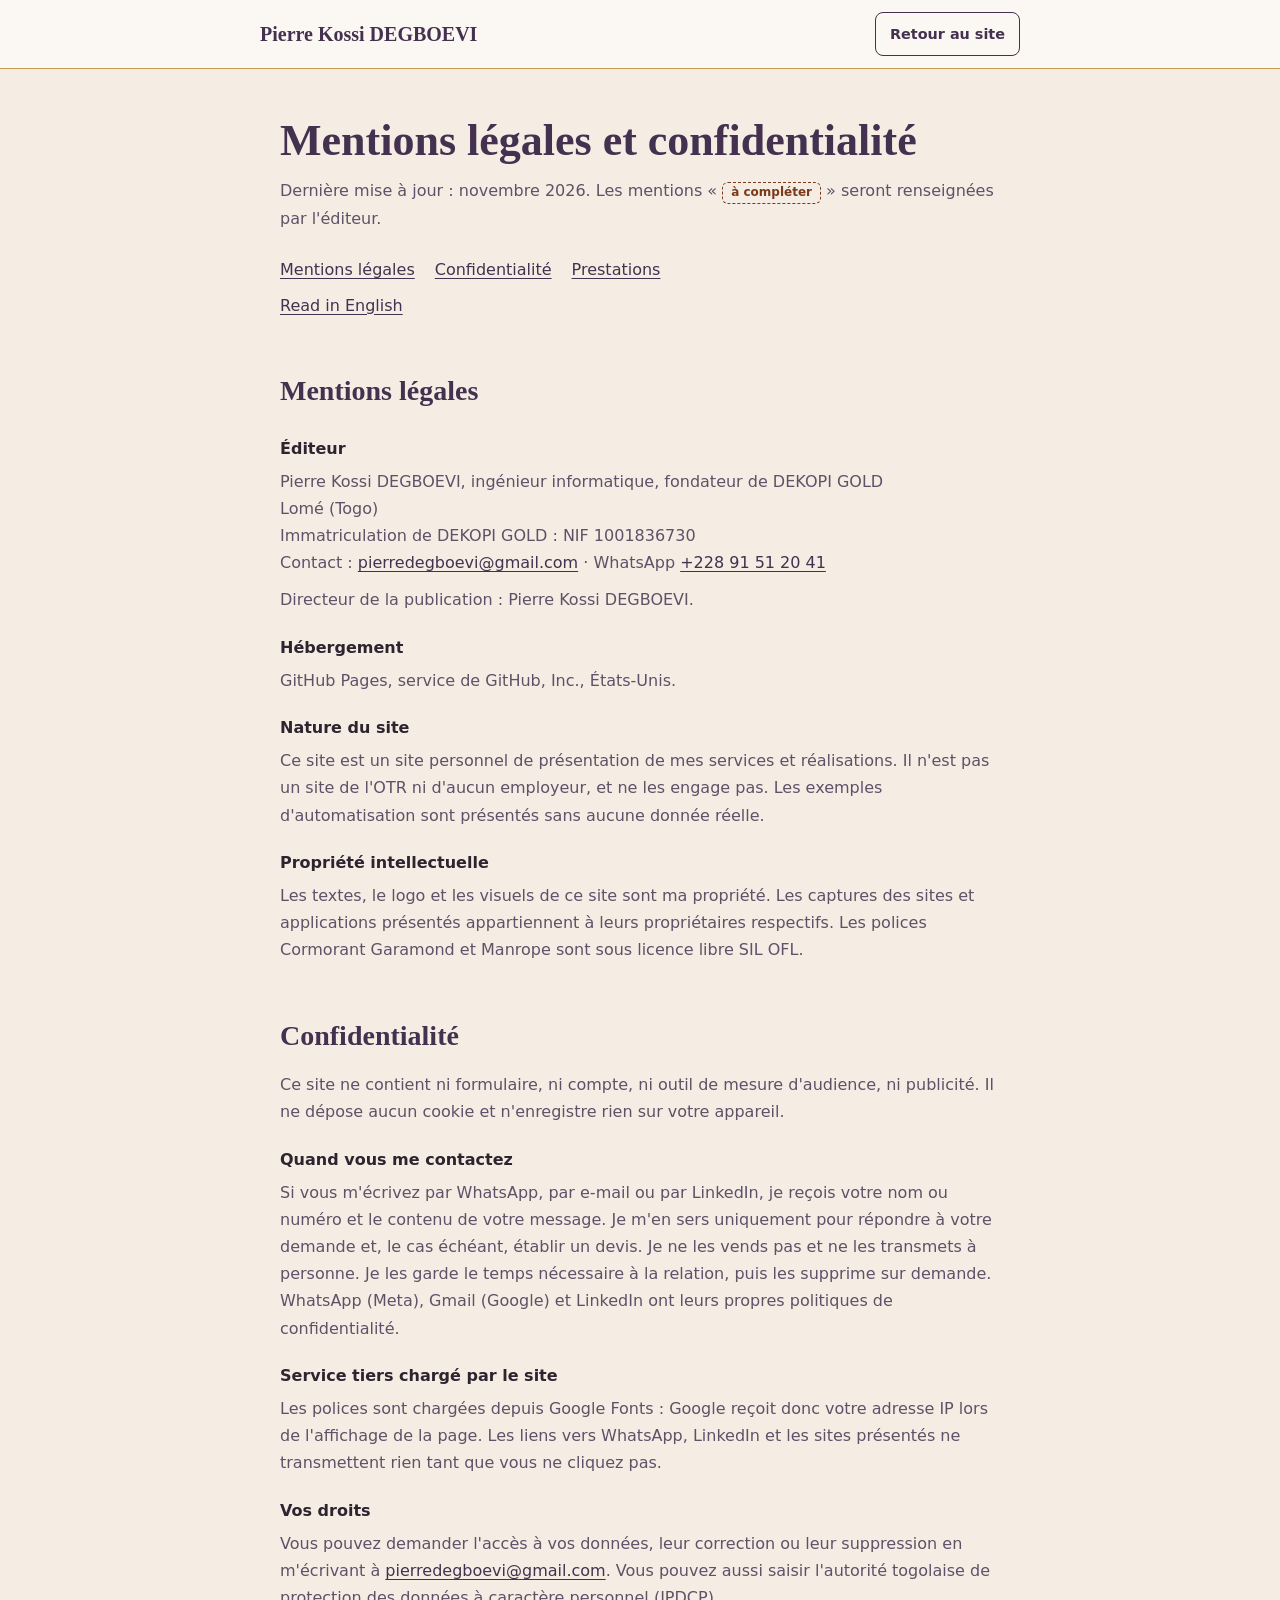
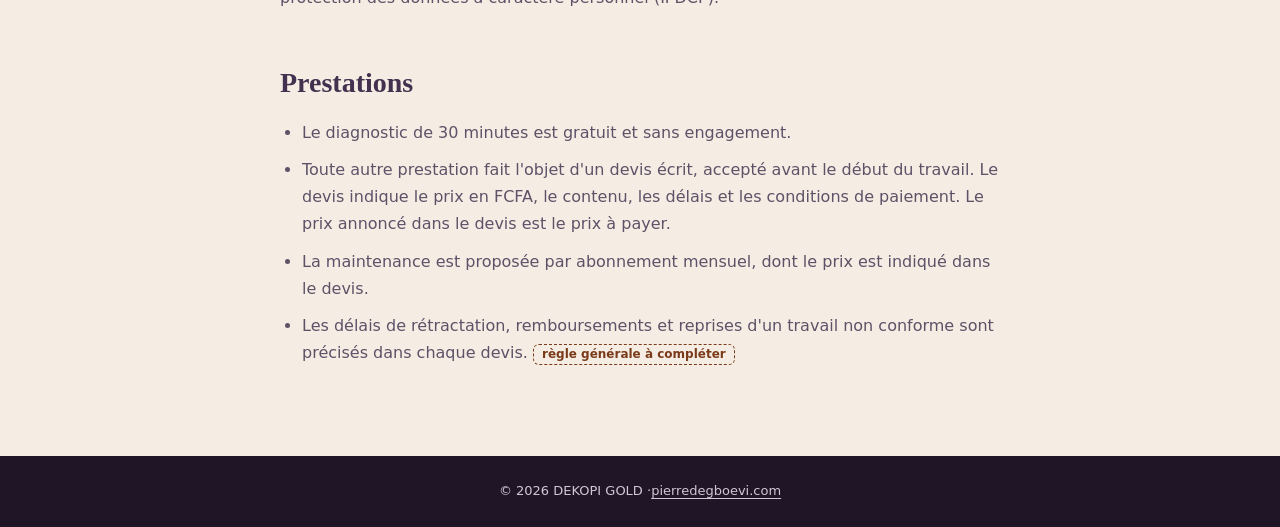
<file: mentions-legales.html>
<!DOCTYPE html>
<html lang="fr">
<head>
<meta charset="UTF-8">
<meta http-equiv="Content-Security-Policy" content="default-src 'none'; script-src 'none'; style-src 'unsafe-inline' https://fonts.googleapis.com; font-src https://fonts.gstatic.com; img-src 'self' data:; connect-src 'none'; base-uri 'none'; form-action 'none'; object-src 'none'">
<meta name="referrer" content="strict-origin-when-cross-origin">
<meta name="viewport" content="width=device-width, initial-scale=1">
<title>Mentions légales et confidentialité — Pierre Kossi DEGBOEVI</title>
<meta name="description" content="Mentions légales, politique de confidentialité et conditions de prestation du site pierredegboevi.com.">
<meta name="robots" content="index, follow">
<link rel="icon" type="image/png" href="/logo.png">
<link rel="canonical" href="https://pierredegboevi.com/mentions-legales.html">
<link rel="alternate" hreflang="fr" href="https://pierredegboevi.com/mentions-legales.html">
<link rel="alternate" hreflang="en" href="https://pierredegboevi.com/en/legal-notice.html">
<link href="https://fonts.googleapis.com/css2?family=Cormorant+Garamond:wght@500;600;700&family=Manrope:wght@400;500;600;700&display=swap" rel="stylesheet">
<style>
:root{--bg:#F5EDE3;--w:#FBF7F2;--bd:#E3D5C4;--tx:#2E2430;--mu:#5E5168;--p:#6B4E7C;--pd:#44314F;--gold:#C29B52;--ser:"Cormorant Garamond",Georgia,serif}
*{box-sizing:border-box;margin:0;padding:0}
body{font-family:system-ui,-apple-system,"Segoe UI",Roboto,Arial,sans-serif;background:var(--bg);color:var(--tx);line-height:1.7}
:focus-visible{outline:3px solid var(--p);outline-offset:3px;border-radius:4px}
.skip{position:absolute;left:12px;top:-60px;background:var(--pd);color:#fff;padding:12px 18px;border-radius:8px;font-weight:700;transition:top .2s;text-decoration:none}
.skip:focus{top:12px}
header{background:var(--w);border-bottom:1px solid var(--gold)}
.wrap{max-width:760px;margin:0 auto;padding:0 20px}
.bar{display:flex;align-items:center;justify-content:space-between;gap:16px;padding:12px 0}
.brand{font-family:var(--ser);font-size:1.25rem;font-weight:700;color:var(--pd);text-decoration:none}
.back{display:inline-flex;align-items:center;min-height:44px;padding:0 14px;border:1.5px solid var(--pd);border-radius:8px;font-weight:700;font-size:.9rem;color:var(--pd);text-decoration:none}
main{padding:48px 0 80px}
h1{font-family:var(--ser);font-size:clamp(2rem,5vw,2.75rem);line-height:1.1;margin-bottom:12px;color:var(--pd)}
h2{font-family:var(--ser);font-size:1.75rem;margin:48px 0 12px;color:var(--pd);scroll-margin-top:16px}
h3{font-size:1rem;margin:20px 0 6px}
p,li{color:var(--mu);margin-bottom:10px}
ul{padding-left:22px}
a{color:var(--pd);text-underline-offset:3px}
.toc{display:flex;flex-wrap:wrap;gap:0 20px;margin-top:16px}
.toc a{display:inline-flex;align-items:center;min-height:44px}
.tbc{display:inline-block;font-size:.75rem;font-weight:600;color:#7A3A1A;border:1px dashed currentColor;border-radius:6px;padding:0 8px;line-height:1.6}
footer{background:#1F1526;color:#D2C6D4;font-size:.8125rem;padding:24px 0;text-align:center}
footer a{color:inherit}
</style>
</head>
<body>
<a class="skip" href="#main">Aller au contenu</a>
<header><div class="wrap bar">
<a class="brand" href="/">Pierre Kossi DEGBOEVI</a>
<a class="back" href="/">Retour au site</a>
</div></header>

<main id="main" tabindex="-1"><div class="wrap">
<h1>Mentions légales et confidentialité</h1>
<p>Dernière mise à jour : novembre 2026. Les mentions « <span class="tbc">à compléter</span> » seront renseignées par l'éditeur.</p>
<nav class="toc" aria-label="Sommaire">
<a href="#mentions">Mentions légales</a>
<a href="#confidentialite">Confidentialité</a>
<a href="#prestations">Prestations</a>
</nav>
<p><a href="/en/legal-notice.html" hreflang="en" lang="en">Read in English</a></p>

<h2 id="mentions">Mentions légales</h2>
<h3>Éditeur</h3>
<p>Pierre Kossi DEGBOEVI, ingénieur informatique, fondateur de DEKOPI GOLD<br>
Lomé (Togo)<br>
Immatriculation de DEKOPI GOLD : NIF 1001836730<br>
Contact : <a href="mailto:pierredegboevi@gmail.com">pierredegboevi@gmail.com</a> · WhatsApp <a href="https://wa.me/22891512041">+228 91 51 20 41</a></p>
<p>Directeur de la publication : Pierre Kossi DEGBOEVI.</p>

<h3>Hébergement</h3>
<p>GitHub Pages, service de GitHub, Inc., États-Unis.</p>

<h3>Nature du site</h3>
<p>Ce site est un site personnel de présentation de mes services et réalisations. Il n'est pas un site de l'OTR ni d'aucun employeur, et ne les engage pas. Les exemples d'automatisation sont présentés sans aucune donnée réelle.</p>

<h3>Propriété intellectuelle</h3>
<p>Les textes, le logo et les visuels de ce site sont ma propriété. Les captures des sites et applications présentés appartiennent à leurs propriétaires respectifs. Les polices Cormorant Garamond et Manrope sont sous licence libre SIL OFL.</p>

<h2 id="confidentialite">Confidentialité</h2>
<p>Ce site ne contient ni formulaire, ni compte, ni outil de mesure d'audience, ni publicité. Il ne dépose aucun cookie et n'enregistre rien sur votre appareil.</p>
<h3>Quand vous me contactez</h3>
<p>Si vous m'écrivez par WhatsApp, par e-mail ou par LinkedIn, je reçois votre nom ou numéro et le contenu de votre message. Je m'en sers uniquement pour répondre à votre demande et, le cas échéant, établir un devis. Je ne les vends pas et ne les transmets à personne. Je les garde le temps nécessaire à la relation, puis les supprime sur demande. WhatsApp (Meta), Gmail (Google) et LinkedIn ont leurs propres politiques de confidentialité.</p>
<h3>Service tiers chargé par le site</h3>
<p>Les polices sont chargées depuis Google Fonts : Google reçoit donc votre adresse IP lors de l'affichage de la page. Les liens vers WhatsApp, LinkedIn et les sites présentés ne transmettent rien tant que vous ne cliquez pas.</p>
<h3>Vos droits</h3>
<p>Vous pouvez demander l'accès à vos données, leur correction ou leur suppression en m'écrivant à <a href="mailto:pierredegboevi@gmail.com">pierredegboevi@gmail.com</a>. Vous pouvez aussi saisir l'autorité togolaise de protection des données à caractère personnel (IPDCP).</p>

<h2 id="prestations">Prestations</h2>
<ul>
<li>Le diagnostic de 30 minutes est gratuit et sans engagement.</li>
<li>Toute autre prestation fait l'objet d'un devis écrit, accepté avant le début du travail. Le devis indique le prix en FCFA, le contenu, les délais et les conditions de paiement. Le prix annoncé dans le devis est le prix à payer.</li>
<li>La maintenance est proposée par abonnement mensuel, dont le prix est indiqué dans le devis.</li>
<li>Les délais de rétractation, remboursements et reprises d'un travail non conforme sont précisés dans chaque devis. <span class="tbc">règle générale à compléter</span></li>
</ul>
</div></main>

<footer><div class="wrap">© 2026 DEKOPI GOLD ·<a href="/">pierredegboevi.com</a></div></footer>
</body>
</html>
</file>
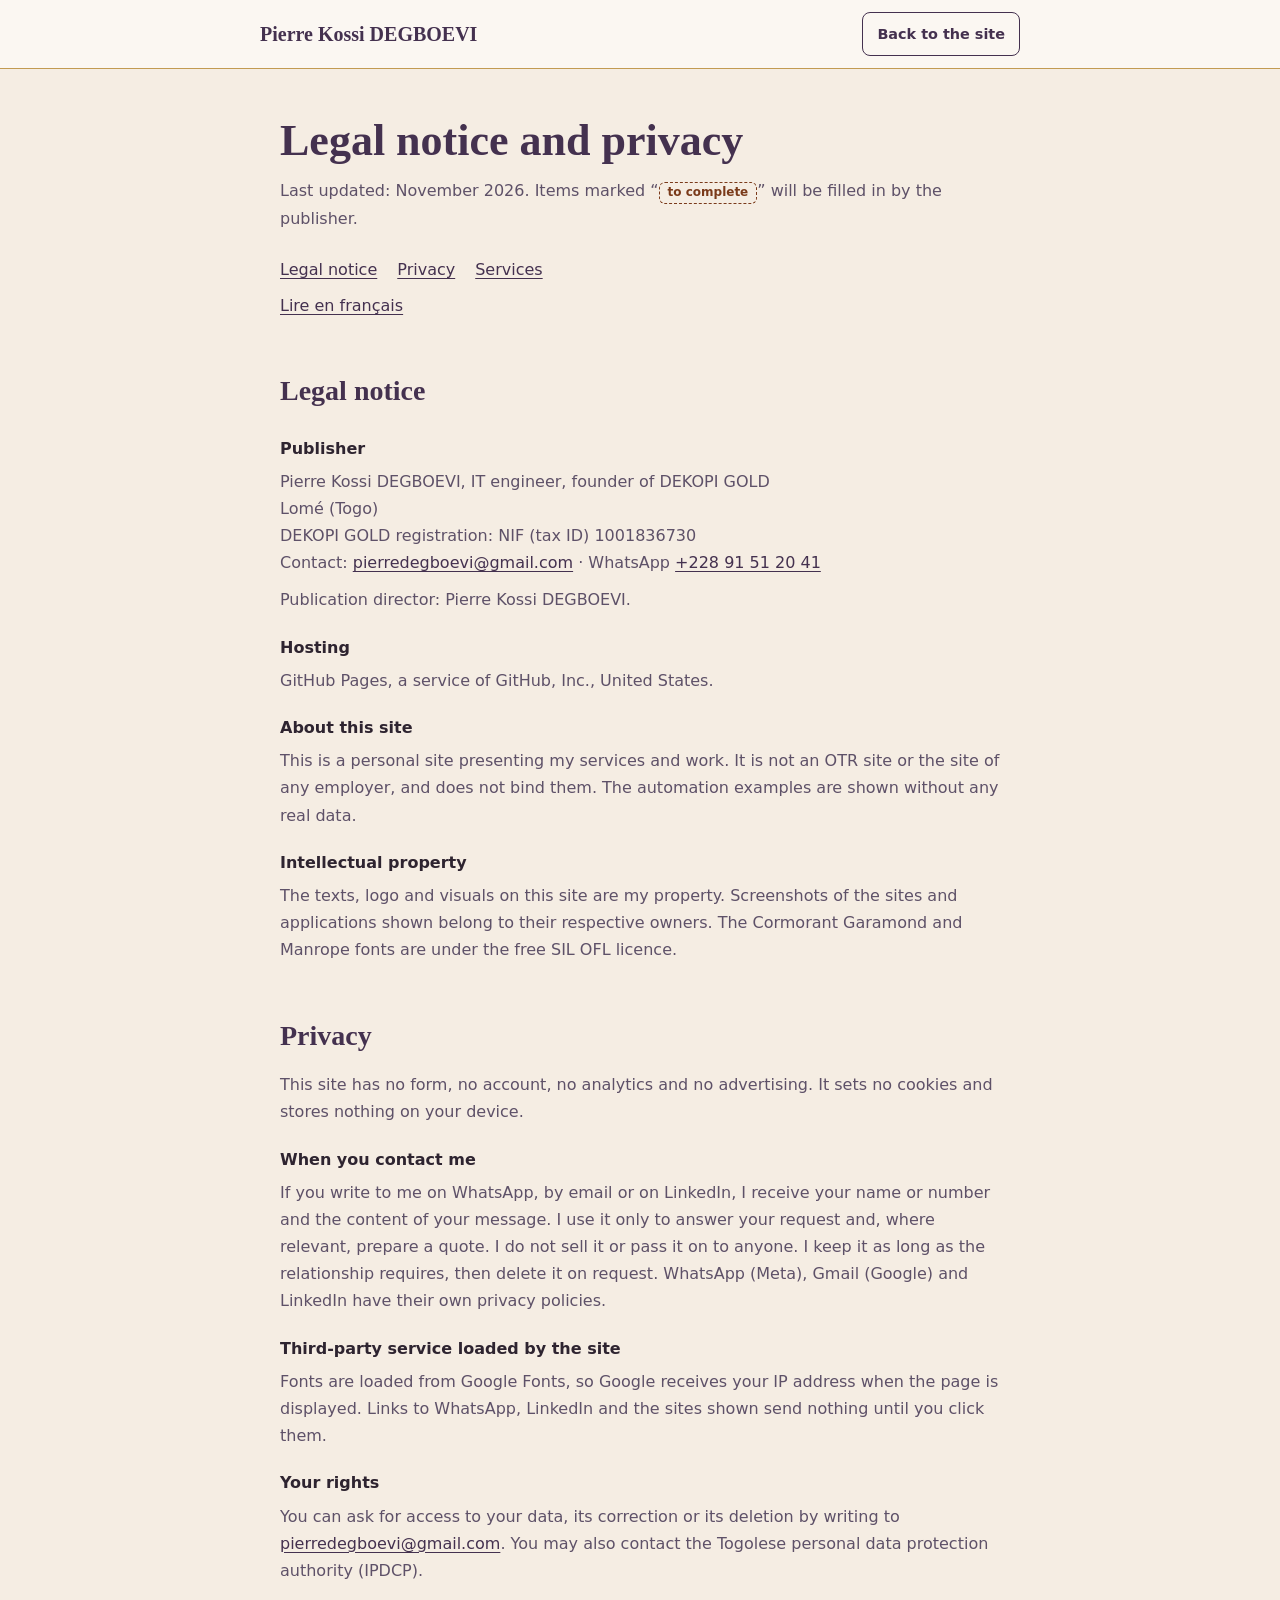
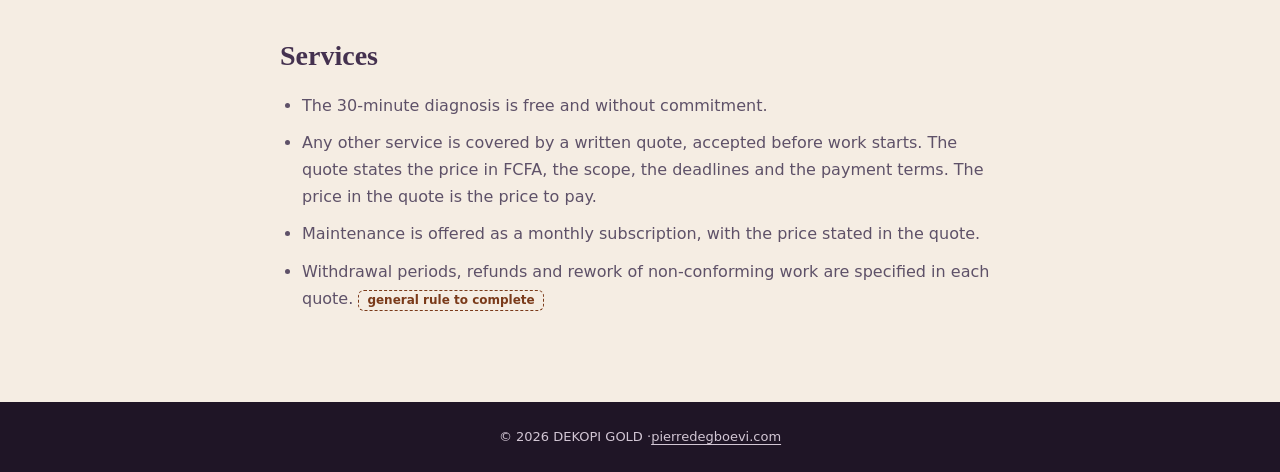
<file: en/legal-notice.html>
<!DOCTYPE html>
<html lang="en">
<head>
<meta charset="UTF-8">
<meta http-equiv="Content-Security-Policy" content="default-src 'none'; script-src 'none'; style-src 'unsafe-inline' https://fonts.googleapis.com; font-src https://fonts.gstatic.com; img-src 'self' data:; connect-src 'none'; base-uri 'none'; form-action 'none'; object-src 'none'">
<meta name="referrer" content="strict-origin-when-cross-origin">
<meta name="viewport" content="width=device-width, initial-scale=1">
<title>Legal notice and privacy — Pierre Kossi DEGBOEVI</title>
<meta name="description" content="Legal notice, privacy policy and service terms for pierredegboevi.com.">
<meta name="robots" content="index, follow">
<link rel="icon" type="image/png" href="/logo.png">
<link rel="canonical" href="https://pierredegboevi.com/en/legal-notice.html">
<link rel="alternate" hreflang="fr" href="https://pierredegboevi.com/mentions-legales.html">
<link rel="alternate" hreflang="en" href="https://pierredegboevi.com/en/legal-notice.html">
<link href="https://fonts.googleapis.com/css2?family=Cormorant+Garamond:wght@500;600;700&family=Manrope:wght@400;500;600;700&display=swap" rel="stylesheet">
<style>
:root{--bg:#F5EDE3;--w:#FBF7F2;--bd:#E3D5C4;--tx:#2E2430;--mu:#5E5168;--p:#6B4E7C;--pd:#44314F;--gold:#C29B52;--ser:"Cormorant Garamond",Georgia,serif}
*{box-sizing:border-box;margin:0;padding:0}
body{font-family:system-ui,-apple-system,"Segoe UI",Roboto,Arial,sans-serif;background:var(--bg);color:var(--tx);line-height:1.7}
:focus-visible{outline:3px solid var(--p);outline-offset:3px;border-radius:4px}
.skip{position:absolute;left:12px;top:-60px;background:var(--pd);color:#fff;padding:12px 18px;border-radius:8px;font-weight:700;transition:top .2s;text-decoration:none}
.skip:focus{top:12px}
header{background:var(--w);border-bottom:1px solid var(--gold)}
.wrap{max-width:760px;margin:0 auto;padding:0 20px}
.bar{display:flex;align-items:center;justify-content:space-between;gap:16px;padding:12px 0}
.brand{font-family:var(--ser);font-size:1.25rem;font-weight:700;color:var(--pd);text-decoration:none}
.back{display:inline-flex;align-items:center;min-height:44px;padding:0 14px;border:1.5px solid var(--pd);border-radius:8px;font-weight:700;font-size:.9rem;color:var(--pd);text-decoration:none}
main{padding:48px 0 80px}
h1{font-family:var(--ser);font-size:clamp(2rem,5vw,2.75rem);line-height:1.1;margin-bottom:12px;color:var(--pd)}
h2{font-family:var(--ser);font-size:1.75rem;margin:48px 0 12px;color:var(--pd);scroll-margin-top:16px}
h3{font-size:1rem;margin:20px 0 6px}
p,li{color:var(--mu);margin-bottom:10px}
ul{padding-left:22px}
a{color:var(--pd);text-underline-offset:3px}
.toc{display:flex;flex-wrap:wrap;gap:0 20px;margin-top:16px}
.toc a{display:inline-flex;align-items:center;min-height:44px}
.tbc{display:inline-block;font-size:.75rem;font-weight:600;color:#7A3A1A;border:1px dashed currentColor;border-radius:6px;padding:0 8px;line-height:1.6}
footer{background:#1F1526;color:#D2C6D4;font-size:.8125rem;padding:24px 0;text-align:center}
footer a{color:inherit}
</style>
</head>
<body>
<a class="skip" href="#main">Skip to content</a>
<header><div class="wrap bar">
<a class="brand" href="/en/">Pierre Kossi DEGBOEVI</a>
<a class="back" href="/en/">Back to the site</a>
</div></header>

<main id="main" tabindex="-1"><div class="wrap">
<h1>Legal notice and privacy</h1>
<p>Last updated: November 2026. Items marked “<span class="tbc">to complete</span>” will be filled in by the publisher.</p>
<nav class="toc" aria-label="Contents">
<a href="#mentions">Legal notice</a>
<a href="#confidentialite">Privacy</a>
<a href="#prestations">Services</a>
</nav>
<p><a href="/mentions-legales.html" hreflang="fr" lang="fr">Lire en français</a></p>

<h2 id="mentions">Legal notice</h2>
<h3>Publisher</h3>
<p>Pierre Kossi DEGBOEVI, IT engineer, founder of DEKOPI GOLD<br>
Lomé (Togo)<br>
DEKOPI GOLD registration: NIF (tax ID) 1001836730<br>
Contact: <a href="mailto:pierredegboevi@gmail.com">pierredegboevi@gmail.com</a> · WhatsApp <a href="https://wa.me/22891512041">+228 91 51 20 41</a></p>
<p>Publication director: Pierre Kossi DEGBOEVI.</p>

<h3>Hosting</h3>
<p>GitHub Pages, a service of GitHub, Inc., United States.</p>

<h3>About this site</h3>
<p>This is a personal site presenting my services and work. It is not an OTR site or the site of any employer, and does not bind them. The automation examples are shown without any real data.</p>

<h3>Intellectual property</h3>
<p>The texts, logo and visuals on this site are my property. Screenshots of the sites and applications shown belong to their respective owners. The Cormorant Garamond and Manrope fonts are under the free SIL OFL licence.</p>

<h2 id="confidentialite">Privacy</h2>
<p>This site has no form, no account, no analytics and no advertising. It sets no cookies and stores nothing on your device.</p>
<h3>When you contact me</h3>
<p>If you write to me on WhatsApp, by email or on LinkedIn, I receive your name or number and the content of your message. I use it only to answer your request and, where relevant, prepare a quote. I do not sell it or pass it on to anyone. I keep it as long as the relationship requires, then delete it on request. WhatsApp (Meta), Gmail (Google) and LinkedIn have their own privacy policies.</p>
<h3>Third-party service loaded by the site</h3>
<p>Fonts are loaded from Google Fonts, so Google receives your IP address when the page is displayed. Links to WhatsApp, LinkedIn and the sites shown send nothing until you click them.</p>
<h3>Your rights</h3>
<p>You can ask for access to your data, its correction or its deletion by writing to <a href="mailto:pierredegboevi@gmail.com">pierredegboevi@gmail.com</a>. You may also contact the Togolese personal data protection authority (IPDCP).</p>

<h2 id="prestations">Services</h2>
<ul>
<li>The 30-minute diagnosis is free and without commitment.</li>
<li>Any other service is covered by a written quote, accepted before work starts. The quote states the price in FCFA, the scope, the deadlines and the payment terms. The price in the quote is the price to pay.</li>
<li>Maintenance is offered as a monthly subscription, with the price stated in the quote.</li>
<li>Withdrawal periods, refunds and rework of non-conforming work are specified in each quote. <span class="tbc">general rule to complete</span></li>
</ul>
</div></main>

<footer><div class="wrap">© 2026 DEKOPI GOLD ·<a href="/en/">pierredegboevi.com</a></div></footer>
</body>
</html>
</file>
